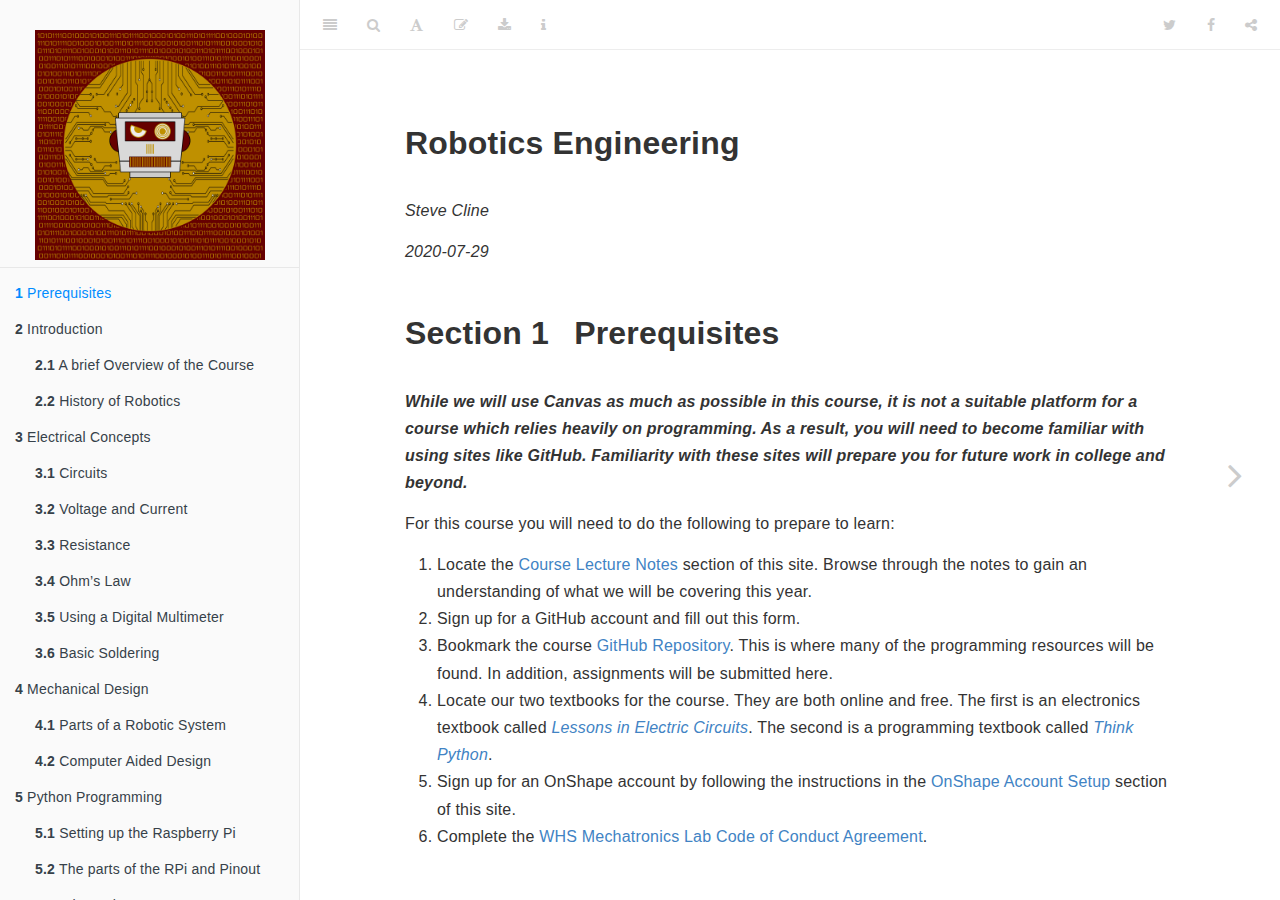
<file: index.html>
<!DOCTYPE html>
<html lang="" xml:lang="">
<head>

  <meta charset="utf-8" />
  <meta http-equiv="X-UA-Compatible" content="IE=edge" />
  <title>Robotics Engineering</title>
  <meta name="description" content="During your particpation in the Robotics Engineering Course here at Windsor High School, you will use this online book as a guide through the content." />
  <meta name="generator" content="bookdown 0.19 and GitBook 2.6.7" />

  <meta property="og:title" content="Robotics Engineering" />
  <meta property="og:type" content="book" />
  
  
  <meta property="og:description" content="During your particpation in the Robotics Engineering Course here at Windsor High School, you will use this online book as a guide through the content." />
  <meta name="github-repo" content="rstudio/bookdown-demo" />

  <meta name="twitter:card" content="summary" />
  <meta name="twitter:title" content="Robotics Engineering" />
  
  <meta name="twitter:description" content="During your particpation in the Robotics Engineering Course here at Windsor High School, you will use this online book as a guide through the content." />
  

<meta name="author" content="Steve Cline" />


<meta name="date" content="2020-07-29" />

  <meta name="viewport" content="width=device-width, initial-scale=1" />
  <meta name="apple-mobile-web-app-capable" content="yes" />
  <meta name="apple-mobile-web-app-status-bar-style" content="black" />
  
  

<link rel="next" href="intro.html"/>
<script src="libs/jquery-2.2.3/jquery.min.js"></script>
<link href="libs/gitbook-2.6.7/css/style.css" rel="stylesheet" />
<link href="libs/gitbook-2.6.7/css/plugin-table.css" rel="stylesheet" />
<link href="libs/gitbook-2.6.7/css/plugin-bookdown.css" rel="stylesheet" />
<link href="libs/gitbook-2.6.7/css/plugin-highlight.css" rel="stylesheet" />
<link href="libs/gitbook-2.6.7/css/plugin-search.css" rel="stylesheet" />
<link href="libs/gitbook-2.6.7/css/plugin-fontsettings.css" rel="stylesheet" />
<link href="libs/gitbook-2.6.7/css/plugin-clipboard.css" rel="stylesheet" />












<link rel="stylesheet" href="style.css" type="text/css" />
</head>

<body>



  <div class="book without-animation with-summary font-size-2 font-family-1" data-basepath=".">

    <div class="book-summary">
      <nav role="navigation">

<ul class="summary">
<div>  </div>
<img src="WHSROBO.png" style="width:230px;height:260px;" class="center">

<li class="divider"></li>
<li class="chapter" data-level="1" data-path="index.html"><a href="index.html"><i class="fa fa-check"></i><b>1</b> Prerequisites</a></li>
<li class="chapter" data-level="2" data-path="intro.html"><a href="intro.html"><i class="fa fa-check"></i><b>2</b> Introduction</a><ul>
<li class="chapter" data-level="2.1" data-path="intro.html"><a href="intro.html#a-brief-overview-of-the-course"><i class="fa fa-check"></i><b>2.1</b> A brief Overview of the Course</a></li>
<li class="chapter" data-level="2.2" data-path="intro.html"><a href="intro.html#history-of-robotics"><i class="fa fa-check"></i><b>2.2</b> History of Robotics</a></li>
</ul></li>
<li class="chapter" data-level="3" data-path="electrical-concepts.html"><a href="electrical-concepts.html"><i class="fa fa-check"></i><b>3</b> Electrical Concepts</a><ul>
<li class="chapter" data-level="3.1" data-path="electrical-concepts.html"><a href="electrical-concepts.html#circuits"><i class="fa fa-check"></i><b>3.1</b> Circuits</a></li>
<li class="chapter" data-level="3.2" data-path="electrical-concepts.html"><a href="electrical-concepts.html#voltage-and-current"><i class="fa fa-check"></i><b>3.2</b> Voltage and Current</a></li>
<li class="chapter" data-level="3.3" data-path="electrical-concepts.html"><a href="electrical-concepts.html#resistance"><i class="fa fa-check"></i><b>3.3</b> Resistance</a></li>
<li class="chapter" data-level="3.4" data-path="electrical-concepts.html"><a href="electrical-concepts.html#ohms-law"><i class="fa fa-check"></i><b>3.4</b> Ohm’s Law</a></li>
<li class="chapter" data-level="3.5" data-path="electrical-concepts.html"><a href="electrical-concepts.html#using-a-digital-multimeter"><i class="fa fa-check"></i><b>3.5</b> Using a Digital Multimeter</a></li>
<li class="chapter" data-level="3.6" data-path="electrical-concepts.html"><a href="electrical-concepts.html#basic-soldering"><i class="fa fa-check"></i><b>3.6</b> Basic Soldering</a></li>
</ul></li>
<li class="chapter" data-level="4" data-path="mechanical-design.html"><a href="mechanical-design.html"><i class="fa fa-check"></i><b>4</b> Mechanical Design</a><ul>
<li class="chapter" data-level="4.1" data-path="mechanical-design.html"><a href="mechanical-design.html#parts-of-a-robotic-system"><i class="fa fa-check"></i><b>4.1</b> Parts of a Robotic System</a><ul>
<li class="chapter" data-level="4.1.1" data-path="mechanical-design.html"><a href="mechanical-design.html#power-supply"><i class="fa fa-check"></i><b>4.1.1</b> Power Supply</a></li>
<li class="chapter" data-level="4.1.2" data-path="mechanical-design.html"><a href="mechanical-design.html#actuators"><i class="fa fa-check"></i><b>4.1.2</b> Actuators</a></li>
<li class="chapter" data-level="4.1.3" data-path="mechanical-design.html"><a href="mechanical-design.html#sensors"><i class="fa fa-check"></i><b>4.1.3</b> Sensors</a></li>
<li class="chapter" data-level="4.1.4" data-path="mechanical-design.html"><a href="mechanical-design.html#microprocessors"><i class="fa fa-check"></i><b>4.1.4</b> Microprocessors</a></li>
<li class="chapter" data-level="4.1.5" data-path="mechanical-design.html"><a href="mechanical-design.html#structural-parts"><i class="fa fa-check"></i><b>4.1.5</b> Structural Parts</a></li>
</ul></li>
<li class="chapter" data-level="4.2" data-path="mechanical-design.html"><a href="mechanical-design.html#computer-aided-design"><i class="fa fa-check"></i><b>4.2</b> Computer Aided Design</a></li>
</ul></li>
<li class="chapter" data-level="5" data-path="python-programming.html"><a href="python-programming.html"><i class="fa fa-check"></i><b>5</b> Python Programming</a><ul>
<li class="chapter" data-level="5.1" data-path="python-programming.html"><a href="python-programming.html#setting-up-the-raspberry-pi"><i class="fa fa-check"></i><b>5.1</b> Setting up the Raspberry Pi</a><ul>
<li class="chapter" data-level="5.1.1" data-path="python-programming.html"><a href="python-programming.html#putting-the-pi-together"><i class="fa fa-check"></i><b>5.1.1</b> Putting the Pi Together</a></li>
<li class="chapter" data-level="5.1.2" data-path="python-programming.html"><a href="python-programming.html#controlling-the-pi-with-ssh"><i class="fa fa-check"></i><b>5.1.2</b> Controlling the Pi with SSH</a></li>
</ul></li>
<li class="chapter" data-level="5.2" data-path="python-programming.html"><a href="python-programming.html#the-parts-of-the-rpi-and-pinout"><i class="fa fa-check"></i><b>5.2</b> The parts of the RPi and Pinout</a></li>
<li class="chapter" data-level="5.3" data-path="python-programming.html"><a href="python-programming.html#why-python"><i class="fa fa-check"></i><b>5.3</b> Why Python?</a></li>
<li class="chapter" data-level="5.4" data-path="python-programming.html"><a href="python-programming.html#hello-worldand-a-little-more"><i class="fa fa-check"></i><b>5.4</b> Hello, World…and a Little More</a></li>
<li class="chapter" data-level="5.5" data-path="python-programming.html"><a href="python-programming.html#functions"><i class="fa fa-check"></i><b>5.5</b> Functions</a></li>
<li class="chapter" data-level="5.6" data-path="python-programming.html"><a href="python-programming.html#conditionals"><i class="fa fa-check"></i><b>5.6</b> Conditionals</a></li>
<li class="chapter" data-level="5.7" data-path="python-programming.html"><a href="python-programming.html#iteration"><i class="fa fa-check"></i><b>5.7</b> Iteration</a><ul>
<li class="chapter" data-level="5.7.1" data-path="python-programming.html"><a href="python-programming.html#for-loops"><i class="fa fa-check"></i><b>5.7.1</b> <code>for</code> Loops</a></li>
<li class="chapter" data-level="5.7.2" data-path="python-programming.html"><a href="python-programming.html#while-loops"><i class="fa fa-check"></i><b>5.7.2</b> <code>while</code> Loops</a></li>
</ul></li>
</ul></li>
<li class="chapter" data-level="6" data-path="robotic-types.html"><a href="robotic-types.html"><i class="fa fa-check"></i><b>6</b> Robotic Types</a></li>
<li class="chapter" data-level="7" data-path="capstone-project.html"><a href="capstone-project.html"><i class="fa fa-check"></i><b>7</b> Capstone Project</a></li>
<li class="chapter" data-level="8" data-path="going-further-with-robotics.html"><a href="going-further-with-robotics.html"><i class="fa fa-check"></i><b>8</b> Going Further with Robotics</a><ul>
<li class="chapter" data-level="8.1" data-path="going-further-with-robotics.html"><a href="going-further-with-robotics.html#robotics-in-higher-education"><i class="fa fa-check"></i><b>8.1</b> Robotics in Higher Education</a></li>
<li class="chapter" data-level="8.2" data-path="going-further-with-robotics.html"><a href="going-further-with-robotics.html#supplemental-videos"><i class="fa fa-check"></i><b>8.2</b> Supplemental Videos</a></li>
</ul></li>
<li class="chapter" data-level="9" data-path="course-materials-and-instructions.html"><a href="course-materials-and-instructions.html"><i class="fa fa-check"></i><b>9</b> Course Materials and Instructions</a><ul>
<li class="chapter" data-level="9.1" data-path="course-materials-and-instructions.html"><a href="course-materials-and-instructions.html#course-lecture-notes"><i class="fa fa-check"></i><b>9.1</b> Course Lecture Notes</a><ul>
<li class="chapter" data-level="9.1.1" data-path="course-materials-and-instructions.html"><a href="course-materials-and-instructions.html#introduction"><i class="fa fa-check"></i><b>9.1.1</b> Introduction</a></li>
<li class="chapter" data-level="9.1.2" data-path="course-materials-and-instructions.html"><a href="course-materials-and-instructions.html#electronics"><i class="fa fa-check"></i><b>9.1.2</b> Electronics</a></li>
<li class="chapter" data-level="9.1.3" data-path="course-materials-and-instructions.html"><a href="course-materials-and-instructions.html#programming"><i class="fa fa-check"></i><b>9.1.3</b> Programming</a></li>
<li class="chapter" data-level="9.1.4" data-path="course-materials-and-instructions.html"><a href="course-materials-and-instructions.html#robotics-concepts"><i class="fa fa-check"></i><b>9.1.4</b> Robotics Concepts</a></li>
</ul></li>
<li class="chapter" data-level="9.2" data-path="course-materials-and-instructions.html"><a href="course-materials-and-instructions.html#using-github"><i class="fa fa-check"></i><b>9.2</b> Using GitHub</a></li>
<li class="chapter" data-level="9.3" data-path="course-materials-and-instructions.html"><a href="course-materials-and-instructions.html#think-python-textbook"><i class="fa fa-check"></i><b>9.3</b> Think Python Textbook</a></li>
<li class="chapter" data-level="9.4" data-path="course-materials-and-instructions.html"><a href="course-materials-and-instructions.html#all-about-circuits-textbook"><i class="fa fa-check"></i><b>9.4</b> All About Circuits Textbook</a></li>
<li class="chapter" data-level="9.5" data-path="course-materials-and-instructions.html"><a href="course-materials-and-instructions.html#onshape-account-setup"><i class="fa fa-check"></i><b>9.5</b> OnShape Account Setup</a></li>
<li class="chapter" data-level="9.6" data-path="course-materials-and-instructions.html"><a href="course-materials-and-instructions.html#controlling-the-raspberry-pi-remotely"><i class="fa fa-check"></i><b>9.6</b> Controlling the Raspberry Pi Remotely</a><ul>
<li class="chapter" data-level="9.6.1" data-path="course-materials-and-instructions.html"><a href="course-materials-and-instructions.html#setting-up-ssh-for-windows"><i class="fa fa-check"></i><b>9.6.1</b> Setting up SSH for Windows</a></li>
<li class="chapter" data-level="9.6.2" data-path="course-materials-and-instructions.html"><a href="course-materials-and-instructions.html#setting-up-ssh-for-mac-or-linux"><i class="fa fa-check"></i><b>9.6.2</b> Setting up SSH for Mac or Linux</a></li>
</ul></li>
</ul></li>
<li class="divider"></li>
<li><a href="https://github.com/rstudio/bookdown" target="blank">Published with bookdown</a></li>

</ul>

      </nav>
    </div>

    <div class="book-body">
      <div class="body-inner">
        <div class="book-header" role="navigation">
          <h1>
            <i class="fa fa-circle-o-notch fa-spin"></i><a href="./">Robotics Engineering</a>
          </h1>
        </div>

        <div class="page-wrapper" tabindex="-1" role="main">
          <div class="page-inner">

            <section class="normal" id="section-">
<div id="header">
<h1 class="title">Robotics Engineering</h1>
<p class="author"><em>Steve Cline</em></p>
<p class="date"><em>2020-07-29</em></p>
</div>
<div id="prerequisites" class="section level1">
<h1><span class="header-section-number">Section 1</span> Prerequisites</h1>
<p>
<b><i>While we will use Canvas as much as possible in this course, it is not a suitable platform for a course which relies heavily on programming. As a result, you will need to become familiar with using sites like GitHub. Familiarity with these sites will prepare you for future work in college and beyond.</b></i>
</p>
<p>For this course you will need to do the following to prepare to learn:</p>
<ol>
<li>
Locate the <a href="course-materials-and-instructions.html#course-lecture-notes">Course Lecture Notes</a> section of this site. Browse through the notes to gain an understanding of what we will be covering this year.
</li>
<li>
Sign up for a GitHub account and fill out this form.
</li>
<li>
Bookmark the course <a href="https://github.com/stcline/Robotics_Engineering_Course" target="_blank">GitHub Repository</a>. This is where many of the programming resources will be found. In addition, assignments will be submitted here.
</li>
<li>
Locate our two textbooks for the course. They are both online and free. The first is an electronics textbook called <a href="https://www.allaboutcircuits.com/textbook/" target ="_blank"><i>Lessons in Electric Circuits</i></a>. The second is a programming textbook called <a href="https://greenteapress.com/wp/think-python-2e/" target="_blank"><i>Think Python</i></a>.
</li>
<!-- <li>Subscribe to the course <a href="https://www.youtube.com/playlist?list=PLdzkJRGG1oi3xGaaHM44BkpW-bYuD9KQS" target="_blank">YouTube Channel</a>.</li>  Directions for how to do this are found in the [Follow the Course YouTube Channel] section of this site.</li> -->
<!-- <li>Log on to the class Jupyter Notebook server</li> -->
<li>
Sign up for an OnShape account by following the instructions in the <a href="course-materials-and-instructions.html#onshape-account-setup">OnShape Account Setup</a> section of this site.
</li>
<li>
Complete the <a href="https://docs.google.com/document/d/1GyzqmEnwxi8B-1l7OLEiFR7GuWuK1Wd5o3fenj8jpm8/edit?usp=sharing" target ="_blank">WHS Mechatronics Lab Code of Conduct Agreement</a>.
</li>

</div>
            </section>

          </div>
        </div>
      </div>

<a href="intro.html" class="navigation navigation-next navigation-unique" aria-label="Next page"><i class="fa fa-angle-right"></i></a>
    </div>
  </div>
<script src="libs/gitbook-2.6.7/js/app.min.js"></script>
<script src="libs/gitbook-2.6.7/js/lunr.js"></script>
<script src="libs/gitbook-2.6.7/js/clipboard.min.js"></script>
<script src="libs/gitbook-2.6.7/js/plugin-search.js"></script>
<script src="libs/gitbook-2.6.7/js/plugin-sharing.js"></script>
<script src="libs/gitbook-2.6.7/js/plugin-fontsettings.js"></script>
<script src="libs/gitbook-2.6.7/js/plugin-bookdown.js"></script>
<script src="libs/gitbook-2.6.7/js/jquery.highlight.js"></script>
<script src="libs/gitbook-2.6.7/js/plugin-clipboard.js"></script>
<script>
gitbook.require(["gitbook"], function(gitbook) {
gitbook.start({
"sharing": {
"github": false,
"facebook": true,
"twitter": true,
"linkedin": false,
"weibo": false,
"instapaper": false,
"vk": false,
"all": ["facebook", "twitter", "linkedin", "weibo", "instapaper"]
},
"fontsettings": {
"theme": "white",
"family": "sans",
"size": 2
},
"edit": {
"link": "https://github.com/rstudio/bookdown-demo/edit/master/index.Rmd",
"text": "Edit"
},
"history": {
"link": null,
"text": null
},
"view": {
"link": null,
"text": null
},
"download": ["Robotics_Engineering.pdf", "Robotics_Engineering.epub"],
"toc": {
"collapse": "subsection"
}
});
});
</script>

<!-- dynamically load mathjax for compatibility with self-contained -->
<script>
  (function () {
    var script = document.createElement("script");
    script.type = "text/javascript";
    var src = "true";
    if (src === "" || src === "true") src = "https://mathjax.rstudio.com/latest/MathJax.js?config=TeX-MML-AM_CHTML";
    if (location.protocol !== "file:")
      if (/^https?:/.test(src))
        src = src.replace(/^https?:/, '');
    script.src = src;
    document.getElementsByTagName("head")[0].appendChild(script);
  })();
</script>
</body>

</html>
</file>
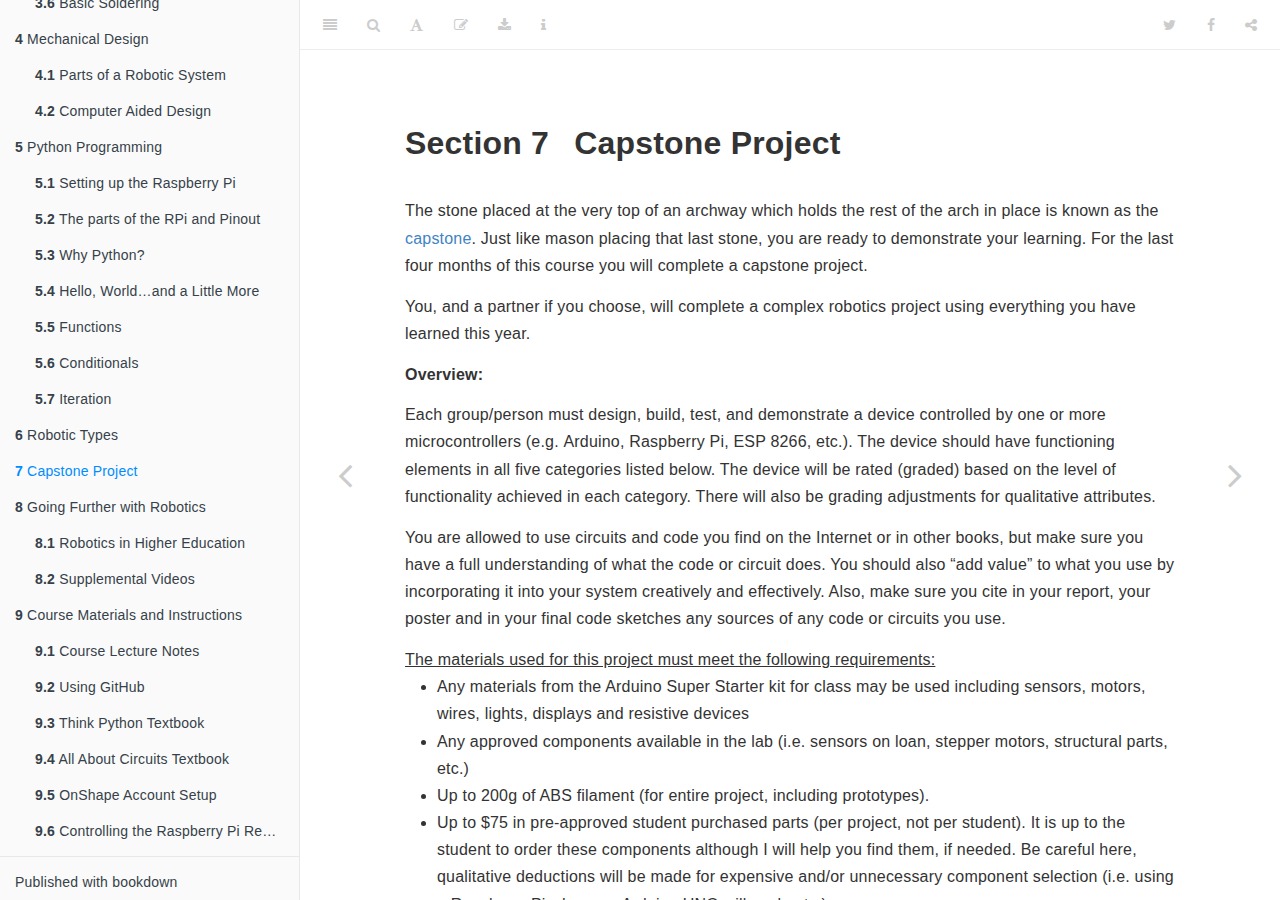
<file: capstone-project.html>
<!DOCTYPE html>
<html lang="" xml:lang="">
<head>

  <meta charset="utf-8" />
  <meta http-equiv="X-UA-Compatible" content="IE=edge" />
  <title>Section 7 Capstone Project | Robotics Engineering</title>
  <meta name="description" content="During your particpation in the Robotics Engineering Course here at Windsor High School, you will use this online book as a guide through the content." />
  <meta name="generator" content="bookdown 0.19 and GitBook 2.6.7" />

  <meta property="og:title" content="Section 7 Capstone Project | Robotics Engineering" />
  <meta property="og:type" content="book" />
  
  
  <meta property="og:description" content="During your particpation in the Robotics Engineering Course here at Windsor High School, you will use this online book as a guide through the content." />
  <meta name="github-repo" content="rstudio/bookdown-demo" />

  <meta name="twitter:card" content="summary" />
  <meta name="twitter:title" content="Section 7 Capstone Project | Robotics Engineering" />
  
  <meta name="twitter:description" content="During your particpation in the Robotics Engineering Course here at Windsor High School, you will use this online book as a guide through the content." />
  

<meta name="author" content="Steve Cline" />


<meta name="date" content="2020-07-29" />

  <meta name="viewport" content="width=device-width, initial-scale=1" />
  <meta name="apple-mobile-web-app-capable" content="yes" />
  <meta name="apple-mobile-web-app-status-bar-style" content="black" />
  
  
<link rel="prev" href="robotic-types.html"/>
<link rel="next" href="going-further-with-robotics.html"/>
<script src="libs/jquery-2.2.3/jquery.min.js"></script>
<link href="libs/gitbook-2.6.7/css/style.css" rel="stylesheet" />
<link href="libs/gitbook-2.6.7/css/plugin-table.css" rel="stylesheet" />
<link href="libs/gitbook-2.6.7/css/plugin-bookdown.css" rel="stylesheet" />
<link href="libs/gitbook-2.6.7/css/plugin-highlight.css" rel="stylesheet" />
<link href="libs/gitbook-2.6.7/css/plugin-search.css" rel="stylesheet" />
<link href="libs/gitbook-2.6.7/css/plugin-fontsettings.css" rel="stylesheet" />
<link href="libs/gitbook-2.6.7/css/plugin-clipboard.css" rel="stylesheet" />












<link rel="stylesheet" href="style.css" type="text/css" />
</head>

<body>



  <div class="book without-animation with-summary font-size-2 font-family-1" data-basepath=".">

    <div class="book-summary">
      <nav role="navigation">

<ul class="summary">
<div>  </div>
<img src="WHSROBO.png" style="width:230px;height:260px;" class="center">

<li class="divider"></li>
<li class="chapter" data-level="1" data-path="index.html"><a href="index.html"><i class="fa fa-check"></i><b>1</b> Prerequisites</a></li>
<li class="chapter" data-level="2" data-path="intro.html"><a href="intro.html"><i class="fa fa-check"></i><b>2</b> Introduction</a><ul>
<li class="chapter" data-level="2.1" data-path="intro.html"><a href="intro.html#a-brief-overview-of-the-course"><i class="fa fa-check"></i><b>2.1</b> A brief Overview of the Course</a></li>
<li class="chapter" data-level="2.2" data-path="intro.html"><a href="intro.html#history-of-robotics"><i class="fa fa-check"></i><b>2.2</b> History of Robotics</a></li>
</ul></li>
<li class="chapter" data-level="3" data-path="electrical-concepts.html"><a href="electrical-concepts.html"><i class="fa fa-check"></i><b>3</b> Electrical Concepts</a><ul>
<li class="chapter" data-level="3.1" data-path="electrical-concepts.html"><a href="electrical-concepts.html#circuits"><i class="fa fa-check"></i><b>3.1</b> Circuits</a></li>
<li class="chapter" data-level="3.2" data-path="electrical-concepts.html"><a href="electrical-concepts.html#voltage-and-current"><i class="fa fa-check"></i><b>3.2</b> Voltage and Current</a></li>
<li class="chapter" data-level="3.3" data-path="electrical-concepts.html"><a href="electrical-concepts.html#resistance"><i class="fa fa-check"></i><b>3.3</b> Resistance</a></li>
<li class="chapter" data-level="3.4" data-path="electrical-concepts.html"><a href="electrical-concepts.html#ohms-law"><i class="fa fa-check"></i><b>3.4</b> Ohm’s Law</a></li>
<li class="chapter" data-level="3.5" data-path="electrical-concepts.html"><a href="electrical-concepts.html#using-a-digital-multimeter"><i class="fa fa-check"></i><b>3.5</b> Using a Digital Multimeter</a></li>
<li class="chapter" data-level="3.6" data-path="electrical-concepts.html"><a href="electrical-concepts.html#basic-soldering"><i class="fa fa-check"></i><b>3.6</b> Basic Soldering</a></li>
</ul></li>
<li class="chapter" data-level="4" data-path="mechanical-design.html"><a href="mechanical-design.html"><i class="fa fa-check"></i><b>4</b> Mechanical Design</a><ul>
<li class="chapter" data-level="4.1" data-path="mechanical-design.html"><a href="mechanical-design.html#parts-of-a-robotic-system"><i class="fa fa-check"></i><b>4.1</b> Parts of a Robotic System</a><ul>
<li class="chapter" data-level="4.1.1" data-path="mechanical-design.html"><a href="mechanical-design.html#power-supply"><i class="fa fa-check"></i><b>4.1.1</b> Power Supply</a></li>
<li class="chapter" data-level="4.1.2" data-path="mechanical-design.html"><a href="mechanical-design.html#actuators"><i class="fa fa-check"></i><b>4.1.2</b> Actuators</a></li>
<li class="chapter" data-level="4.1.3" data-path="mechanical-design.html"><a href="mechanical-design.html#sensors"><i class="fa fa-check"></i><b>4.1.3</b> Sensors</a></li>
<li class="chapter" data-level="4.1.4" data-path="mechanical-design.html"><a href="mechanical-design.html#microprocessors"><i class="fa fa-check"></i><b>4.1.4</b> Microprocessors</a></li>
<li class="chapter" data-level="4.1.5" data-path="mechanical-design.html"><a href="mechanical-design.html#structural-parts"><i class="fa fa-check"></i><b>4.1.5</b> Structural Parts</a></li>
</ul></li>
<li class="chapter" data-level="4.2" data-path="mechanical-design.html"><a href="mechanical-design.html#computer-aided-design"><i class="fa fa-check"></i><b>4.2</b> Computer Aided Design</a></li>
</ul></li>
<li class="chapter" data-level="5" data-path="python-programming.html"><a href="python-programming.html"><i class="fa fa-check"></i><b>5</b> Python Programming</a><ul>
<li class="chapter" data-level="5.1" data-path="python-programming.html"><a href="python-programming.html#setting-up-the-raspberry-pi"><i class="fa fa-check"></i><b>5.1</b> Setting up the Raspberry Pi</a><ul>
<li class="chapter" data-level="5.1.1" data-path="python-programming.html"><a href="python-programming.html#putting-the-pi-together"><i class="fa fa-check"></i><b>5.1.1</b> Putting the Pi Together</a></li>
<li class="chapter" data-level="5.1.2" data-path="python-programming.html"><a href="python-programming.html#controlling-the-pi-with-ssh"><i class="fa fa-check"></i><b>5.1.2</b> Controlling the Pi with SSH</a></li>
</ul></li>
<li class="chapter" data-level="5.2" data-path="python-programming.html"><a href="python-programming.html#the-parts-of-the-rpi-and-pinout"><i class="fa fa-check"></i><b>5.2</b> The parts of the RPi and Pinout</a></li>
<li class="chapter" data-level="5.3" data-path="python-programming.html"><a href="python-programming.html#why-python"><i class="fa fa-check"></i><b>5.3</b> Why Python?</a></li>
<li class="chapter" data-level="5.4" data-path="python-programming.html"><a href="python-programming.html#hello-worldand-a-little-more"><i class="fa fa-check"></i><b>5.4</b> Hello, World…and a Little More</a></li>
<li class="chapter" data-level="5.5" data-path="python-programming.html"><a href="python-programming.html#functions"><i class="fa fa-check"></i><b>5.5</b> Functions</a></li>
<li class="chapter" data-level="5.6" data-path="python-programming.html"><a href="python-programming.html#conditionals"><i class="fa fa-check"></i><b>5.6</b> Conditionals</a></li>
<li class="chapter" data-level="5.7" data-path="python-programming.html"><a href="python-programming.html#iteration"><i class="fa fa-check"></i><b>5.7</b> Iteration</a><ul>
<li class="chapter" data-level="5.7.1" data-path="python-programming.html"><a href="python-programming.html#for-loops"><i class="fa fa-check"></i><b>5.7.1</b> <code>for</code> Loops</a></li>
<li class="chapter" data-level="5.7.2" data-path="python-programming.html"><a href="python-programming.html#while-loops"><i class="fa fa-check"></i><b>5.7.2</b> <code>while</code> Loops</a></li>
</ul></li>
</ul></li>
<li class="chapter" data-level="6" data-path="robotic-types.html"><a href="robotic-types.html"><i class="fa fa-check"></i><b>6</b> Robotic Types</a></li>
<li class="chapter" data-level="7" data-path="capstone-project.html"><a href="capstone-project.html"><i class="fa fa-check"></i><b>7</b> Capstone Project</a></li>
<li class="chapter" data-level="8" data-path="going-further-with-robotics.html"><a href="going-further-with-robotics.html"><i class="fa fa-check"></i><b>8</b> Going Further with Robotics</a><ul>
<li class="chapter" data-level="8.1" data-path="going-further-with-robotics.html"><a href="going-further-with-robotics.html#robotics-in-higher-education"><i class="fa fa-check"></i><b>8.1</b> Robotics in Higher Education</a></li>
<li class="chapter" data-level="8.2" data-path="going-further-with-robotics.html"><a href="going-further-with-robotics.html#supplemental-videos"><i class="fa fa-check"></i><b>8.2</b> Supplemental Videos</a></li>
</ul></li>
<li class="chapter" data-level="9" data-path="course-materials-and-instructions.html"><a href="course-materials-and-instructions.html"><i class="fa fa-check"></i><b>9</b> Course Materials and Instructions</a><ul>
<li class="chapter" data-level="9.1" data-path="course-materials-and-instructions.html"><a href="course-materials-and-instructions.html#course-lecture-notes"><i class="fa fa-check"></i><b>9.1</b> Course Lecture Notes</a><ul>
<li class="chapter" data-level="9.1.1" data-path="course-materials-and-instructions.html"><a href="course-materials-and-instructions.html#introduction"><i class="fa fa-check"></i><b>9.1.1</b> Introduction</a></li>
<li class="chapter" data-level="9.1.2" data-path="course-materials-and-instructions.html"><a href="course-materials-and-instructions.html#electronics"><i class="fa fa-check"></i><b>9.1.2</b> Electronics</a></li>
<li class="chapter" data-level="9.1.3" data-path="course-materials-and-instructions.html"><a href="course-materials-and-instructions.html#programming"><i class="fa fa-check"></i><b>9.1.3</b> Programming</a></li>
<li class="chapter" data-level="9.1.4" data-path="course-materials-and-instructions.html"><a href="course-materials-and-instructions.html#robotics-concepts"><i class="fa fa-check"></i><b>9.1.4</b> Robotics Concepts</a></li>
</ul></li>
<li class="chapter" data-level="9.2" data-path="course-materials-and-instructions.html"><a href="course-materials-and-instructions.html#using-github"><i class="fa fa-check"></i><b>9.2</b> Using GitHub</a></li>
<li class="chapter" data-level="9.3" data-path="course-materials-and-instructions.html"><a href="course-materials-and-instructions.html#think-python-textbook"><i class="fa fa-check"></i><b>9.3</b> Think Python Textbook</a></li>
<li class="chapter" data-level="9.4" data-path="course-materials-and-instructions.html"><a href="course-materials-and-instructions.html#all-about-circuits-textbook"><i class="fa fa-check"></i><b>9.4</b> All About Circuits Textbook</a></li>
<li class="chapter" data-level="9.5" data-path="course-materials-and-instructions.html"><a href="course-materials-and-instructions.html#onshape-account-setup"><i class="fa fa-check"></i><b>9.5</b> OnShape Account Setup</a></li>
<li class="chapter" data-level="9.6" data-path="course-materials-and-instructions.html"><a href="course-materials-and-instructions.html#controlling-the-raspberry-pi-remotely"><i class="fa fa-check"></i><b>9.6</b> Controlling the Raspberry Pi Remotely</a><ul>
<li class="chapter" data-level="9.6.1" data-path="course-materials-and-instructions.html"><a href="course-materials-and-instructions.html#setting-up-ssh-for-windows"><i class="fa fa-check"></i><b>9.6.1</b> Setting up SSH for Windows</a></li>
<li class="chapter" data-level="9.6.2" data-path="course-materials-and-instructions.html"><a href="course-materials-and-instructions.html#setting-up-ssh-for-mac-or-linux"><i class="fa fa-check"></i><b>9.6.2</b> Setting up SSH for Mac or Linux</a></li>
</ul></li>
</ul></li>
<li class="divider"></li>
<li><a href="https://github.com/rstudio/bookdown" target="blank">Published with bookdown</a></li>

</ul>

      </nav>
    </div>

    <div class="book-body">
      <div class="body-inner">
        <div class="book-header" role="navigation">
          <h1>
            <i class="fa fa-circle-o-notch fa-spin"></i><a href="./">Robotics Engineering</a>
          </h1>
        </div>

        <div class="page-wrapper" tabindex="-1" role="main">
          <div class="page-inner">

            <section class="normal" id="section-">
<div id="capstone-project" class="section level1">
<h1><span class="header-section-number">Section 7</span> Capstone Project</h1>
<p>The stone placed at the very top of an archway which holds the rest of the arch in place is known as the <a href="https://commons.wikimedia.org/wiki/File:Arch_voussoirs.svg" target ="_blank">capstone</a>. Just like mason placing that last stone, you are ready to demonstrate your learning. For the last four months of this course you will complete a capstone project.</p>
<p>You, and a partner if you choose, will complete a complex robotics project using everything you have learned this year.</p>
<p><b>Overview:</b></p>
<p>Each group/person must design, build, test, and demonstrate a device controlled by one or more microcontrollers (e.g. Arduino, Raspberry Pi, ESP 8266, etc.). The device should have functioning elements in all five categories listed below. The device will be rated (graded) based on the level of functionality achieved in each category. There will also be grading adjustments for qualitative attributes.</p>
<p>You are allowed to use circuits and code you find on the Internet or in other books, but make sure you have a full understanding of what the code or circuit does. You should also “add value” to what you use by incorporating it into your system creatively and effectively. Also, make sure you cite in your report, your poster and in your final code sketches any sources of any code or circuits you use.</p>
<u>The materials used for this project must meet the following requirements:</u>
<ul>
<li>
Any materials from the Arduino Super Starter kit for class may be used including sensors, motors, wires, lights, displays and resistive devices
</li>
<li>
Any approved components available in the lab (i.e. sensors on loan, stepper motors, structural parts, etc.)
</li>
<li>
Up to 200g of ABS filament (for entire project, including prototypes).
</li>
<li>
Up to $75 in pre-approved student purchased parts (per project, not per student). It is up to the student to order these components although I will help you find them, if needed. Be careful here, qualitative deductions will be made for expensive and/or unnecessary component selection (i.e. using a Raspberry Pi where an Arduino UNO will work, etc.)
</li>
</ul>
<p>NOTE - the choice of your project concept could have a large impact on the grade you receive; so please evaluate your alternative concepts carefully, based on the grading criteria below.</p>
<p>Each of you will receive a <a href="https://docs.google.com/document/d/1Ap9XnDHmlUpDhtRLOVqSsqf3xh5cZPlc8qJfAl380MQ/edit?usp=sharing" target ="_blank">detailed set of instructions</a> for this project.</p>

</div>
            </section>

          </div>
        </div>
      </div>
<a href="robotic-types.html" class="navigation navigation-prev " aria-label="Previous page"><i class="fa fa-angle-left"></i></a>
<a href="going-further-with-robotics.html" class="navigation navigation-next " aria-label="Next page"><i class="fa fa-angle-right"></i></a>
    </div>
  </div>
<script src="libs/gitbook-2.6.7/js/app.min.js"></script>
<script src="libs/gitbook-2.6.7/js/lunr.js"></script>
<script src="libs/gitbook-2.6.7/js/clipboard.min.js"></script>
<script src="libs/gitbook-2.6.7/js/plugin-search.js"></script>
<script src="libs/gitbook-2.6.7/js/plugin-sharing.js"></script>
<script src="libs/gitbook-2.6.7/js/plugin-fontsettings.js"></script>
<script src="libs/gitbook-2.6.7/js/plugin-bookdown.js"></script>
<script src="libs/gitbook-2.6.7/js/jquery.highlight.js"></script>
<script src="libs/gitbook-2.6.7/js/plugin-clipboard.js"></script>
<script>
gitbook.require(["gitbook"], function(gitbook) {
gitbook.start({
"sharing": {
"github": false,
"facebook": true,
"twitter": true,
"linkedin": false,
"weibo": false,
"instapaper": false,
"vk": false,
"all": ["facebook", "twitter", "linkedin", "weibo", "instapaper"]
},
"fontsettings": {
"theme": "white",
"family": "sans",
"size": 2
},
"edit": {
"link": "https://github.com/rstudio/bookdown-demo/edit/master/06-capstone.Rmd",
"text": "Edit"
},
"history": {
"link": null,
"text": null
},
"view": {
"link": null,
"text": null
},
"download": ["Robotics_Engineering.pdf", "Robotics_Engineering.epub"],
"toc": {
"collapse": "subsection"
}
});
});
</script>

<!-- dynamically load mathjax for compatibility with self-contained -->
<script>
  (function () {
    var script = document.createElement("script");
    script.type = "text/javascript";
    var src = "true";
    if (src === "" || src === "true") src = "https://mathjax.rstudio.com/latest/MathJax.js?config=TeX-MML-AM_CHTML";
    if (location.protocol !== "file:")
      if (/^https?:/.test(src))
        src = src.replace(/^https?:/, '');
    script.src = src;
    document.getElementsByTagName("head")[0].appendChild(script);
  })();
</script>
</body>

</html>
</file>
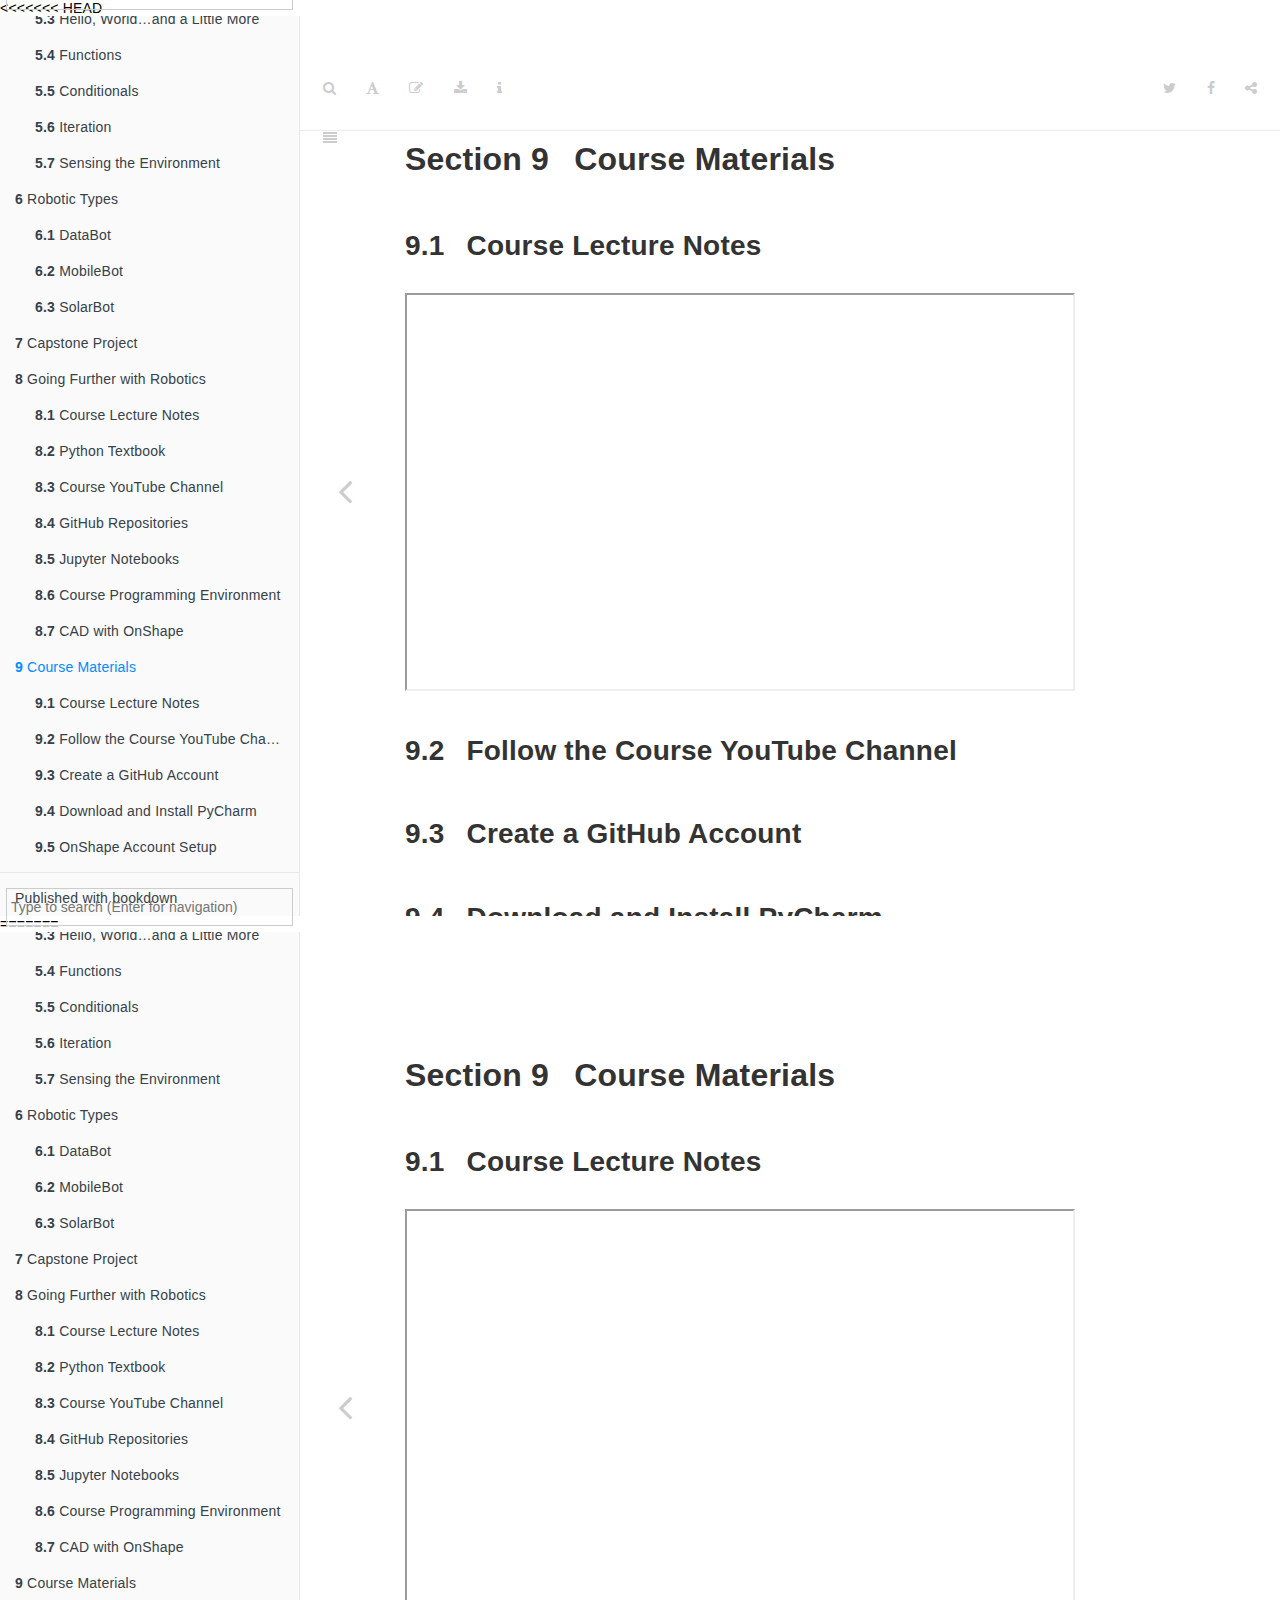
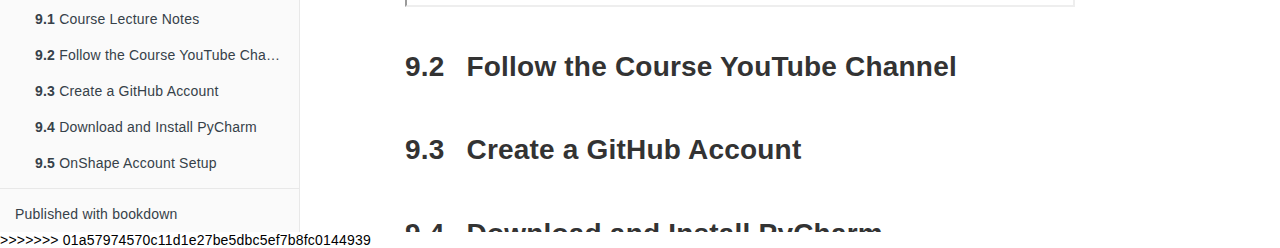
<file: course-materials.html>
<<<<<<< HEAD
<!DOCTYPE html>
<html lang="" xml:lang="">
<head>

  <meta charset="utf-8" />
  <meta http-equiv="X-UA-Compatible" content="IE=edge" />
  <title>Section 9 Course Materials | Robotics Engineering</title>
  <meta name="description" content="During your particpation in the Robotics Engineering Course here at Windsor High School, you will use this online book as a guide through the content." />
  <meta name="generator" content="bookdown 0.19 and GitBook 2.6.7" />

  <meta property="og:title" content="Section 9 Course Materials | Robotics Engineering" />
  <meta property="og:type" content="book" />
  
  
  <meta property="og:description" content="During your particpation in the Robotics Engineering Course here at Windsor High School, you will use this online book as a guide through the content." />
  <meta name="github-repo" content="rstudio/bookdown-demo" />

  <meta name="twitter:card" content="summary" />
  <meta name="twitter:title" content="Section 9 Course Materials | Robotics Engineering" />
  
  <meta name="twitter:description" content="During your particpation in the Robotics Engineering Course here at Windsor High School, you will use this online book as a guide through the content." />
  

<meta name="author" content="Steve Cline" />


<meta name="date" content="2020-05-26" />

  <meta name="viewport" content="width=device-width, initial-scale=1" />
  <meta name="apple-mobile-web-app-capable" content="yes" />
  <meta name="apple-mobile-web-app-status-bar-style" content="black" />
  
  
<link rel="prev" href="going-further-with-robotics.html"/>

<script src="libs/jquery-2.2.3/jquery.min.js"></script>
<link href="libs/gitbook-2.6.7/css/style.css" rel="stylesheet" />
<link href="libs/gitbook-2.6.7/css/plugin-table.css" rel="stylesheet" />
<link href="libs/gitbook-2.6.7/css/plugin-bookdown.css" rel="stylesheet" />
<link href="libs/gitbook-2.6.7/css/plugin-highlight.css" rel="stylesheet" />
<link href="libs/gitbook-2.6.7/css/plugin-search.css" rel="stylesheet" />
<link href="libs/gitbook-2.6.7/css/plugin-fontsettings.css" rel="stylesheet" />
<link href="libs/gitbook-2.6.7/css/plugin-clipboard.css" rel="stylesheet" />












<link rel="stylesheet" href="style.css" type="text/css" />
</head>

<body>



  <div class="book without-animation with-summary font-size-2 font-family-1" data-basepath=".">

    <div class="book-summary">
      <nav role="navigation">

<ul class="summary">
<div>  </div>
<img src="WHSROBO.png" style="width:230px;height:260px;" class="center">

<li class="divider"></li>
<li class="chapter" data-level="1" data-path="index.html"><a href="index.html"><i class="fa fa-check"></i><b>1</b> Prerequisites</a></li>
<li class="chapter" data-level="2" data-path="intro.html"><a href="intro.html"><i class="fa fa-check"></i><b>2</b> Introduction</a></li>
<li class="chapter" data-level="3" data-path="electrical-concepts.html"><a href="electrical-concepts.html"><i class="fa fa-check"></i><b>3</b> Electrical Concepts</a><ul>
<li class="chapter" data-level="3.1" data-path="electrical-concepts.html"><a href="electrical-concepts.html#circuits"><i class="fa fa-check"></i><b>3.1</b> Circuits</a></li>
<li class="chapter" data-level="3.2" data-path="electrical-concepts.html"><a href="electrical-concepts.html#resistance-voltage-and-current"><i class="fa fa-check"></i><b>3.2</b> Resistance, Voltage and Current</a></li>
<li class="chapter" data-level="3.3" data-path="electrical-concepts.html"><a href="electrical-concepts.html#ohms-law"><i class="fa fa-check"></i><b>3.3</b> Ohm’s Law</a></li>
<li class="chapter" data-level="3.4" data-path="electrical-concepts.html"><a href="electrical-concepts.html#using-a-digital-multimeter"><i class="fa fa-check"></i><b>3.4</b> Using a Digital Multimeter</a></li>
<li class="chapter" data-level="3.5" data-path="electrical-concepts.html"><a href="electrical-concepts.html#basic-soldering"><i class="fa fa-check"></i><b>3.5</b> Basic Soldering</a></li>
</ul></li>
<li class="chapter" data-level="4" data-path="mechanical-design.html"><a href="mechanical-design.html"><i class="fa fa-check"></i><b>4</b> Mechanical Design</a><ul>
<li class="chapter" data-level="4.1" data-path="mechanical-design.html"><a href="mechanical-design.html#basic-mechanics"><i class="fa fa-check"></i><b>4.1</b> Basic Mechanics?</a></li>
<li class="chapter" data-level="4.2" data-path="mechanical-design.html"><a href="mechanical-design.html#advanced-mechanics"><i class="fa fa-check"></i><b>4.2</b> Advanced Mechanics?</a></li>
<li class="chapter" data-level="4.3" data-path="mechanical-design.html"><a href="mechanical-design.html#computer-aided-design"><i class="fa fa-check"></i><b>4.3</b> Computer Aided Design</a></li>
</ul></li>
<li class="chapter" data-level="5" data-path="python-programming.html"><a href="python-programming.html"><i class="fa fa-check"></i><b>5</b> Python Programming</a><ul>
<li class="chapter" data-level="5.1" data-path="python-programming.html"><a href="python-programming.html#setting-up-the-raspberry-pi"><i class="fa fa-check"></i><b>5.1</b> Setting up the Raspberry Pi</a></li>
<li class="chapter" data-level="5.2" data-path="python-programming.html"><a href="python-programming.html#why-python"><i class="fa fa-check"></i><b>5.2</b> Why Python?</a></li>
<li class="chapter" data-level="5.3" data-path="python-programming.html"><a href="python-programming.html#hello-worldand-a-little-more"><i class="fa fa-check"></i><b>5.3</b> Hello, World…and a Little More</a></li>
<li class="chapter" data-level="5.4" data-path="python-programming.html"><a href="python-programming.html#functions"><i class="fa fa-check"></i><b>5.4</b> Functions</a></li>
<li class="chapter" data-level="5.5" data-path="python-programming.html"><a href="python-programming.html#conditionals"><i class="fa fa-check"></i><b>5.5</b> Conditionals</a></li>
<li class="chapter" data-level="5.6" data-path="python-programming.html"><a href="python-programming.html#iteration"><i class="fa fa-check"></i><b>5.6</b> Iteration</a></li>
<li class="chapter" data-level="5.7" data-path="python-programming.html"><a href="python-programming.html#sensing-the-environment"><i class="fa fa-check"></i><b>5.7</b> Sensing the Environment</a></li>
</ul></li>
<li class="chapter" data-level="6" data-path="robotic-types.html"><a href="robotic-types.html"><i class="fa fa-check"></i><b>6</b> Robotic Types</a><ul>
<li class="chapter" data-level="6.1" data-path="robotic-types.html"><a href="robotic-types.html#databot"><i class="fa fa-check"></i><b>6.1</b> DataBot</a></li>
<li class="chapter" data-level="6.2" data-path="robotic-types.html"><a href="robotic-types.html#mobilebot"><i class="fa fa-check"></i><b>6.2</b> MobileBot</a></li>
<li class="chapter" data-level="6.3" data-path="robotic-types.html"><a href="robotic-types.html#solarbot"><i class="fa fa-check"></i><b>6.3</b> SolarBot</a></li>
</ul></li>
<li class="chapter" data-level="7" data-path="capstone-project.html"><a href="capstone-project.html"><i class="fa fa-check"></i><b>7</b> Capstone Project</a></li>
<li class="chapter" data-level="8" data-path="going-further-with-robotics.html"><a href="going-further-with-robotics.html"><i class="fa fa-check"></i><b>8</b> Going Further with Robotics</a><ul>
<li class="chapter" data-level="8.1" data-path="going-further-with-robotics.html"><a href="going-further-with-robotics.html#course-lecture-notes"><i class="fa fa-check"></i><b>8.1</b> Course Lecture Notes</a></li>
<li class="chapter" data-level="8.2" data-path="going-further-with-robotics.html"><a href="going-further-with-robotics.html#python-textbook"><i class="fa fa-check"></i><b>8.2</b> Python Textbook</a></li>
<li class="chapter" data-level="8.3" data-path="going-further-with-robotics.html"><a href="going-further-with-robotics.html#course-youtube-channel"><i class="fa fa-check"></i><b>8.3</b> Course YouTube Channel</a></li>
<li class="chapter" data-level="8.4" data-path="going-further-with-robotics.html"><a href="going-further-with-robotics.html#github-repositories"><i class="fa fa-check"></i><b>8.4</b> GitHub Repositories</a></li>
<li class="chapter" data-level="8.5" data-path="going-further-with-robotics.html"><a href="going-further-with-robotics.html#jupyter-notebooks"><i class="fa fa-check"></i><b>8.5</b> Jupyter Notebooks</a></li>
<li class="chapter" data-level="8.6" data-path="going-further-with-robotics.html"><a href="going-further-with-robotics.html#course-programming-environment"><i class="fa fa-check"></i><b>8.6</b> Course Programming Environment</a></li>
<li class="chapter" data-level="8.7" data-path="going-further-with-robotics.html"><a href="going-further-with-robotics.html#cad-with-onshape"><i class="fa fa-check"></i><b>8.7</b> CAD with OnShape</a></li>
</ul></li>
<li class="chapter" data-level="9" data-path="course-materials.html"><a href="course-materials.html"><i class="fa fa-check"></i><b>9</b> Course Materials</a><ul>
<li class="chapter" data-level="9.1" data-path="course-materials.html"><a href="course-materials.html#course-lecture-notes-1"><i class="fa fa-check"></i><b>9.1</b> Course Lecture Notes</a></li>
<li class="chapter" data-level="9.2" data-path="course-materials.html"><a href="course-materials.html#follow-the-course-youtube-channel"><i class="fa fa-check"></i><b>9.2</b> Follow the Course YouTube Channel</a></li>
<li class="chapter" data-level="9.3" data-path="course-materials.html"><a href="course-materials.html#create-a-github-account"><i class="fa fa-check"></i><b>9.3</b> Create a GitHub Account</a></li>
<li class="chapter" data-level="9.4" data-path="course-materials.html"><a href="course-materials.html#download-and-install-pycharm"><i class="fa fa-check"></i><b>9.4</b> Download and Install PyCharm</a></li>
<li class="chapter" data-level="9.5" data-path="course-materials.html"><a href="course-materials.html#onshape-account-setup"><i class="fa fa-check"></i><b>9.5</b> OnShape Account Setup</a></li>
</ul></li>
<li class="divider"></li>
<li><a href="https://github.com/rstudio/bookdown" target="blank">Published with bookdown</a></li>

</ul>

      </nav>
    </div>

    <div class="book-body">
      <div class="body-inner">
        <div class="book-header" role="navigation">
          <h1>
            <i class="fa fa-circle-o-notch fa-spin"></i><a href="./">Robotics Engineering</a>
          </h1>
        </div>

        <div class="page-wrapper" tabindex="-1" role="main">
          <div class="page-inner">

            <section class="normal" id="section-">
<div id="course-materials" class="section level1">
<h1><span class="header-section-number">Section 9</span> Course Materials</h1>
<div id="course-lecture-notes-1" class="section level2">
<h2><span class="header-section-number">9.1</span> Course Lecture Notes</h2>
<iframe src="https://docs.google.com/presentation/d/e/2PACX-1vQzhnnscrH02bQAozIj_FHZNBvhkXvO4Ve8OCXYbl47CArRmwCx6anKxsnaLkvEWUpUF5yvsiDHXwwJ/embed?start=false&amp;loop=false&amp;delayms=3000" frameborder="1" width="670" height="398" allowfullscreen="true" mozallowfullscreen="true" webkitallowfullscreen="true">
</iframe>
</div>
<div id="follow-the-course-youtube-channel" class="section level2">
<h2><span class="header-section-number">9.2</span> Follow the Course YouTube Channel</h2>
</div>
<div id="create-a-github-account" class="section level2">
<h2><span class="header-section-number">9.3</span> Create a GitHub Account</h2>
</div>
<div id="download-and-install-pycharm" class="section level2">
<h2><span class="header-section-number">9.4</span> Download and Install PyCharm</h2>
</div>
<div id="onshape-account-setup" class="section level2">
<h2><span class="header-section-number">9.5</span> OnShape Account Setup</h2>

</div>
</div>
            </section>

          </div>
        </div>
      </div>
<a href="going-further-with-robotics.html" class="navigation navigation-prev navigation-unique" aria-label="Previous page"><i class="fa fa-angle-left"></i></a>

    </div>
  </div>
<script src="libs/gitbook-2.6.7/js/app.min.js"></script>
<script src="libs/gitbook-2.6.7/js/lunr.js"></script>
<script src="libs/gitbook-2.6.7/js/clipboard.min.js"></script>
<script src="libs/gitbook-2.6.7/js/plugin-search.js"></script>
<script src="libs/gitbook-2.6.7/js/plugin-sharing.js"></script>
<script src="libs/gitbook-2.6.7/js/plugin-fontsettings.js"></script>
<script src="libs/gitbook-2.6.7/js/plugin-bookdown.js"></script>
<script src="libs/gitbook-2.6.7/js/jquery.highlight.js"></script>
<script src="libs/gitbook-2.6.7/js/plugin-clipboard.js"></script>
<script>
gitbook.require(["gitbook"], function(gitbook) {
gitbook.start({
"sharing": {
"github": false,
"facebook": true,
"twitter": true,
"linkedin": false,
"weibo": false,
"instapaper": false,
"vk": false,
"all": ["facebook", "twitter", "linkedin", "weibo", "instapaper"]
},
"fontsettings": {
"theme": "white",
"family": "sans",
"size": 2
},
"edit": {
"link": "https://github.com/rstudio/bookdown-demo/edit/master/08-references.Rmd",
"text": "Edit"
},
"history": {
"link": null,
"text": null
},
"view": {
"link": null,
"text": null
},
"download": ["Robotics_Engineering.pdf", "Robotics_Engineering.epub"],
"toc": {
"collapse": "subsection"
}
});
});
</script>

</body>

</html>
=======
<!DOCTYPE html>
<html lang="" xml:lang="">
<head>

  <meta charset="utf-8" />
  <meta http-equiv="X-UA-Compatible" content="IE=edge" />
  <title>Section 9 Course Materials | Robotics Engineering</title>
  <meta name="description" content="During your particpation in the Robotics Engineering Course here at Windsor High School, you will use this online book as a guide through the content." />
  <meta name="generator" content="bookdown 0.19 and GitBook 2.6.7" />

  <meta property="og:title" content="Section 9 Course Materials | Robotics Engineering" />
  <meta property="og:type" content="book" />
  
  
  <meta property="og:description" content="During your particpation in the Robotics Engineering Course here at Windsor High School, you will use this online book as a guide through the content." />
  <meta name="github-repo" content="rstudio/bookdown-demo" />

  <meta name="twitter:card" content="summary" />
  <meta name="twitter:title" content="Section 9 Course Materials | Robotics Engineering" />
  
  <meta name="twitter:description" content="During your particpation in the Robotics Engineering Course here at Windsor High School, you will use this online book as a guide through the content." />
  

<meta name="author" content="Steve Cline" />


<meta name="date" content="2020-05-26" />

  <meta name="viewport" content="width=device-width, initial-scale=1" />
  <meta name="apple-mobile-web-app-capable" content="yes" />
  <meta name="apple-mobile-web-app-status-bar-style" content="black" />
  
  
<link rel="prev" href="going-further-with-robotics.html"/>

<script src="libs/jquery-2.2.3/jquery.min.js"></script>
<link href="libs/gitbook-2.6.7/css/style.css" rel="stylesheet" />
<link href="libs/gitbook-2.6.7/css/plugin-table.css" rel="stylesheet" />
<link href="libs/gitbook-2.6.7/css/plugin-bookdown.css" rel="stylesheet" />
<link href="libs/gitbook-2.6.7/css/plugin-highlight.css" rel="stylesheet" />
<link href="libs/gitbook-2.6.7/css/plugin-search.css" rel="stylesheet" />
<link href="libs/gitbook-2.6.7/css/plugin-fontsettings.css" rel="stylesheet" />
<link href="libs/gitbook-2.6.7/css/plugin-clipboard.css" rel="stylesheet" />












<link rel="stylesheet" href="style.css" type="text/css" />
</head>

<body>



  <div class="book without-animation with-summary font-size-2 font-family-1" data-basepath=".">

    <div class="book-summary">
      <nav role="navigation">

<ul class="summary">
<div>  </div>
<img src="WHSROBO.png" style="width:230px;height:260px;" class="center">

<li class="divider"></li>
<li class="chapter" data-level="1" data-path="index.html"><a href="index.html"><i class="fa fa-check"></i><b>1</b> Prerequisites</a></li>
<li class="chapter" data-level="2" data-path="intro.html"><a href="intro.html"><i class="fa fa-check"></i><b>2</b> Introduction</a></li>
<li class="chapter" data-level="3" data-path="electrical-concepts.html"><a href="electrical-concepts.html"><i class="fa fa-check"></i><b>3</b> Electrical Concepts</a><ul>
<li class="chapter" data-level="3.1" data-path="electrical-concepts.html"><a href="electrical-concepts.html#circuits"><i class="fa fa-check"></i><b>3.1</b> Circuits</a></li>
<li class="chapter" data-level="3.2" data-path="electrical-concepts.html"><a href="electrical-concepts.html#resistance-voltage-and-current"><i class="fa fa-check"></i><b>3.2</b> Resistance, Voltage and Current</a></li>
<li class="chapter" data-level="3.3" data-path="electrical-concepts.html"><a href="electrical-concepts.html#ohms-law"><i class="fa fa-check"></i><b>3.3</b> Ohm’s Law</a></li>
<li class="chapter" data-level="3.4" data-path="electrical-concepts.html"><a href="electrical-concepts.html#using-a-digital-multimeter"><i class="fa fa-check"></i><b>3.4</b> Using a Digital Multimeter</a></li>
<li class="chapter" data-level="3.5" data-path="electrical-concepts.html"><a href="electrical-concepts.html#basic-soldering"><i class="fa fa-check"></i><b>3.5</b> Basic Soldering</a></li>
</ul></li>
<li class="chapter" data-level="4" data-path="mechanical-design.html"><a href="mechanical-design.html"><i class="fa fa-check"></i><b>4</b> Mechanical Design</a><ul>
<li class="chapter" data-level="4.1" data-path="mechanical-design.html"><a href="mechanical-design.html#basic-mechanics"><i class="fa fa-check"></i><b>4.1</b> Basic Mechanics?</a></li>
<li class="chapter" data-level="4.2" data-path="mechanical-design.html"><a href="mechanical-design.html#advanced-mechanics"><i class="fa fa-check"></i><b>4.2</b> Advanced Mechanics?</a></li>
<li class="chapter" data-level="4.3" data-path="mechanical-design.html"><a href="mechanical-design.html#computer-aided-design"><i class="fa fa-check"></i><b>4.3</b> Computer Aided Design</a></li>
</ul></li>
<li class="chapter" data-level="5" data-path="python-programming.html"><a href="python-programming.html"><i class="fa fa-check"></i><b>5</b> Python Programming</a><ul>
<li class="chapter" data-level="5.1" data-path="python-programming.html"><a href="python-programming.html#setting-up-the-raspberry-pi"><i class="fa fa-check"></i><b>5.1</b> Setting up the Raspberry Pi</a></li>
<li class="chapter" data-level="5.2" data-path="python-programming.html"><a href="python-programming.html#why-python"><i class="fa fa-check"></i><b>5.2</b> Why Python?</a></li>
<li class="chapter" data-level="5.3" data-path="python-programming.html"><a href="python-programming.html#hello-worldand-a-little-more"><i class="fa fa-check"></i><b>5.3</b> Hello, World…and a Little More</a></li>
<li class="chapter" data-level="5.4" data-path="python-programming.html"><a href="python-programming.html#functions"><i class="fa fa-check"></i><b>5.4</b> Functions</a></li>
<li class="chapter" data-level="5.5" data-path="python-programming.html"><a href="python-programming.html#conditionals"><i class="fa fa-check"></i><b>5.5</b> Conditionals</a></li>
<li class="chapter" data-level="5.6" data-path="python-programming.html"><a href="python-programming.html#iteration"><i class="fa fa-check"></i><b>5.6</b> Iteration</a></li>
<li class="chapter" data-level="5.7" data-path="python-programming.html"><a href="python-programming.html#sensing-the-environment"><i class="fa fa-check"></i><b>5.7</b> Sensing the Environment</a></li>
</ul></li>
<li class="chapter" data-level="6" data-path="robotic-types.html"><a href="robotic-types.html"><i class="fa fa-check"></i><b>6</b> Robotic Types</a><ul>
<li class="chapter" data-level="6.1" data-path="robotic-types.html"><a href="robotic-types.html#databot"><i class="fa fa-check"></i><b>6.1</b> DataBot</a></li>
<li class="chapter" data-level="6.2" data-path="robotic-types.html"><a href="robotic-types.html#mobilebot"><i class="fa fa-check"></i><b>6.2</b> MobileBot</a></li>
<li class="chapter" data-level="6.3" data-path="robotic-types.html"><a href="robotic-types.html#solarbot"><i class="fa fa-check"></i><b>6.3</b> SolarBot</a></li>
</ul></li>
<li class="chapter" data-level="7" data-path="capstone-project.html"><a href="capstone-project.html"><i class="fa fa-check"></i><b>7</b> Capstone Project</a></li>
<li class="chapter" data-level="8" data-path="going-further-with-robotics.html"><a href="going-further-with-robotics.html"><i class="fa fa-check"></i><b>8</b> Going Further with Robotics</a><ul>
<li class="chapter" data-level="8.1" data-path="going-further-with-robotics.html"><a href="going-further-with-robotics.html#course-lecture-notes"><i class="fa fa-check"></i><b>8.1</b> Course Lecture Notes</a></li>
<li class="chapter" data-level="8.2" data-path="going-further-with-robotics.html"><a href="going-further-with-robotics.html#python-textbook"><i class="fa fa-check"></i><b>8.2</b> Python Textbook</a></li>
<li class="chapter" data-level="8.3" data-path="going-further-with-robotics.html"><a href="going-further-with-robotics.html#course-youtube-channel"><i class="fa fa-check"></i><b>8.3</b> Course YouTube Channel</a></li>
<li class="chapter" data-level="8.4" data-path="going-further-with-robotics.html"><a href="going-further-with-robotics.html#github-repositories"><i class="fa fa-check"></i><b>8.4</b> GitHub Repositories</a></li>
<li class="chapter" data-level="8.5" data-path="going-further-with-robotics.html"><a href="going-further-with-robotics.html#jupyter-notebooks"><i class="fa fa-check"></i><b>8.5</b> Jupyter Notebooks</a></li>
<li class="chapter" data-level="8.6" data-path="going-further-with-robotics.html"><a href="going-further-with-robotics.html#course-programming-environment"><i class="fa fa-check"></i><b>8.6</b> Course Programming Environment</a></li>
<li class="chapter" data-level="8.7" data-path="going-further-with-robotics.html"><a href="going-further-with-robotics.html#cad-with-onshape"><i class="fa fa-check"></i><b>8.7</b> CAD with OnShape</a></li>
</ul></li>
<li class="chapter" data-level="9" data-path="course-materials.html"><a href="course-materials.html"><i class="fa fa-check"></i><b>9</b> Course Materials</a><ul>
<li class="chapter" data-level="9.1" data-path="course-materials.html"><a href="course-materials.html#course-lecture-notes-1"><i class="fa fa-check"></i><b>9.1</b> Course Lecture Notes</a></li>
<li class="chapter" data-level="9.2" data-path="course-materials.html"><a href="course-materials.html#follow-the-course-youtube-channel"><i class="fa fa-check"></i><b>9.2</b> Follow the Course YouTube Channel</a></li>
<li class="chapter" data-level="9.3" data-path="course-materials.html"><a href="course-materials.html#create-a-github-account"><i class="fa fa-check"></i><b>9.3</b> Create a GitHub Account</a></li>
<li class="chapter" data-level="9.4" data-path="course-materials.html"><a href="course-materials.html#download-and-install-pycharm"><i class="fa fa-check"></i><b>9.4</b> Download and Install PyCharm</a></li>
<li class="chapter" data-level="9.5" data-path="course-materials.html"><a href="course-materials.html#onshape-account-setup"><i class="fa fa-check"></i><b>9.5</b> OnShape Account Setup</a></li>
</ul></li>
<li class="divider"></li>
<li><a href="https://github.com/rstudio/bookdown" target="blank">Published with bookdown</a></li>

</ul>

      </nav>
    </div>

    <div class="book-body">
      <div class="body-inner">
        <div class="book-header" role="navigation">
          <h1>
            <i class="fa fa-circle-o-notch fa-spin"></i><a href="./">Robotics Engineering</a>
          </h1>
        </div>

        <div class="page-wrapper" tabindex="-1" role="main">
          <div class="page-inner">

            <section class="normal" id="section-">
<div id="course-materials" class="section level1">
<h1><span class="header-section-number">Section 9</span> Course Materials</h1>
<div id="course-lecture-notes-1" class="section level2">
<h2><span class="header-section-number">9.1</span> Course Lecture Notes</h2>
<iframe src="https://docs.google.com/presentation/d/e/2PACX-1vQzhnnscrH02bQAozIj_FHZNBvhkXvO4Ve8OCXYbl47CArRmwCx6anKxsnaLkvEWUpUF5yvsiDHXwwJ/embed?start=false&amp;loop=false&amp;delayms=3000" frameborder="1" width="670" height="398" allowfullscreen="true" mozallowfullscreen="true" webkitallowfullscreen="true">
</iframe>
</div>
<div id="follow-the-course-youtube-channel" class="section level2">
<h2><span class="header-section-number">9.2</span> Follow the Course YouTube Channel</h2>
</div>
<div id="create-a-github-account" class="section level2">
<h2><span class="header-section-number">9.3</span> Create a GitHub Account</h2>
</div>
<div id="download-and-install-pycharm" class="section level2">
<h2><span class="header-section-number">9.4</span> Download and Install PyCharm</h2>
</div>
<div id="onshape-account-setup" class="section level2">
<h2><span class="header-section-number">9.5</span> OnShape Account Setup</h2>

</div>
</div>
            </section>

          </div>
        </div>
      </div>
<a href="going-further-with-robotics.html" class="navigation navigation-prev navigation-unique" aria-label="Previous page"><i class="fa fa-angle-left"></i></a>

    </div>
  </div>
<script src="libs/gitbook-2.6.7/js/app.min.js"></script>
<script src="libs/gitbook-2.6.7/js/lunr.js"></script>
<script src="libs/gitbook-2.6.7/js/clipboard.min.js"></script>
<script src="libs/gitbook-2.6.7/js/plugin-search.js"></script>
<script src="libs/gitbook-2.6.7/js/plugin-sharing.js"></script>
<script src="libs/gitbook-2.6.7/js/plugin-fontsettings.js"></script>
<script src="libs/gitbook-2.6.7/js/plugin-bookdown.js"></script>
<script src="libs/gitbook-2.6.7/js/jquery.highlight.js"></script>
<script src="libs/gitbook-2.6.7/js/plugin-clipboard.js"></script>
<script>
gitbook.require(["gitbook"], function(gitbook) {
gitbook.start({
"sharing": {
"github": false,
"facebook": true,
"twitter": true,
"linkedin": false,
"weibo": false,
"instapaper": false,
"vk": false,
"all": ["facebook", "twitter", "linkedin", "weibo", "instapaper"]
},
"fontsettings": {
"theme": "white",
"family": "sans",
"size": 2
},
"edit": {
"link": "https://github.com/rstudio/bookdown-demo/edit/master/08-references.Rmd",
"text": "Edit"
},
"history": {
"link": null,
"text": null
},
"view": {
"link": null,
"text": null
},
"download": ["Robotics_Engineering.pdf", "Robotics_Engineering.epub"],
"toc": {
"collapse": "subsection"
}
});
});
</script>

</body>

</html>
>>>>>>> 01a57974570c11d1e27be5dbc5ef7b8fc0144939
</file>
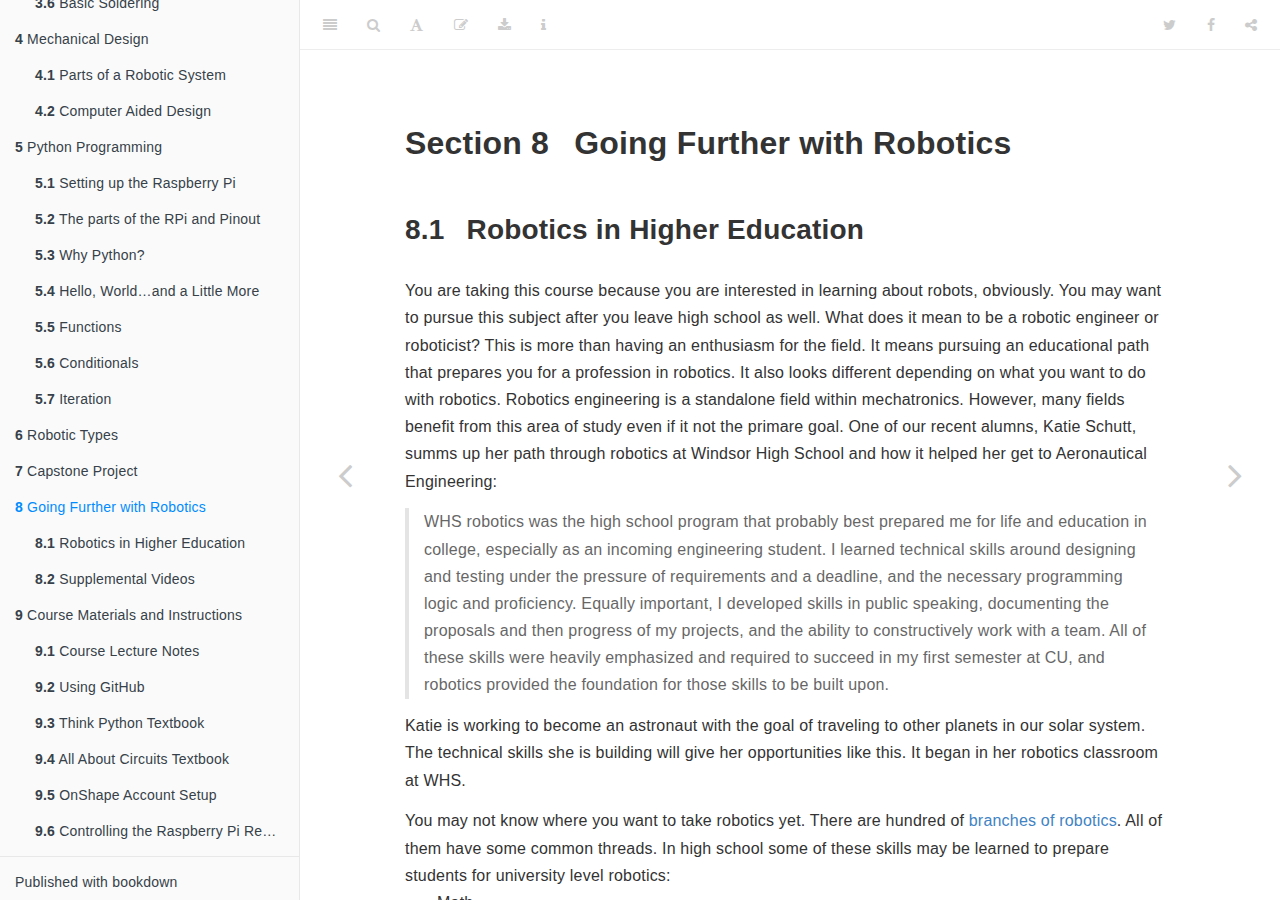
<file: going-further-with-robotics.html>
<!DOCTYPE html>
<html lang="" xml:lang="">
<head>

  <meta charset="utf-8" />
  <meta http-equiv="X-UA-Compatible" content="IE=edge" />
  <title>Section 8 Going Further with Robotics | Robotics Engineering</title>
  <meta name="description" content="During your particpation in the Robotics Engineering Course here at Windsor High School, you will use this online book as a guide through the content." />
  <meta name="generator" content="bookdown 0.19 and GitBook 2.6.7" />

  <meta property="og:title" content="Section 8 Going Further with Robotics | Robotics Engineering" />
  <meta property="og:type" content="book" />
  
  
  <meta property="og:description" content="During your particpation in the Robotics Engineering Course here at Windsor High School, you will use this online book as a guide through the content." />
  <meta name="github-repo" content="rstudio/bookdown-demo" />

  <meta name="twitter:card" content="summary" />
  <meta name="twitter:title" content="Section 8 Going Further with Robotics | Robotics Engineering" />
  
  <meta name="twitter:description" content="During your particpation in the Robotics Engineering Course here at Windsor High School, you will use this online book as a guide through the content." />
  

<meta name="author" content="Steve Cline" />


<meta name="date" content="2020-07-29" />

  <meta name="viewport" content="width=device-width, initial-scale=1" />
  <meta name="apple-mobile-web-app-capable" content="yes" />
  <meta name="apple-mobile-web-app-status-bar-style" content="black" />
  
  
<link rel="prev" href="capstone-project.html"/>
<link rel="next" href="course-materials-and-instructions.html"/>
<script src="libs/jquery-2.2.3/jquery.min.js"></script>
<link href="libs/gitbook-2.6.7/css/style.css" rel="stylesheet" />
<link href="libs/gitbook-2.6.7/css/plugin-table.css" rel="stylesheet" />
<link href="libs/gitbook-2.6.7/css/plugin-bookdown.css" rel="stylesheet" />
<link href="libs/gitbook-2.6.7/css/plugin-highlight.css" rel="stylesheet" />
<link href="libs/gitbook-2.6.7/css/plugin-search.css" rel="stylesheet" />
<link href="libs/gitbook-2.6.7/css/plugin-fontsettings.css" rel="stylesheet" />
<link href="libs/gitbook-2.6.7/css/plugin-clipboard.css" rel="stylesheet" />












<link rel="stylesheet" href="style.css" type="text/css" />
</head>

<body>



  <div class="book without-animation with-summary font-size-2 font-family-1" data-basepath=".">

    <div class="book-summary">
      <nav role="navigation">

<ul class="summary">
<div>  </div>
<img src="WHSROBO.png" style="width:230px;height:260px;" class="center">

<li class="divider"></li>
<li class="chapter" data-level="1" data-path="index.html"><a href="index.html"><i class="fa fa-check"></i><b>1</b> Prerequisites</a></li>
<li class="chapter" data-level="2" data-path="intro.html"><a href="intro.html"><i class="fa fa-check"></i><b>2</b> Introduction</a><ul>
<li class="chapter" data-level="2.1" data-path="intro.html"><a href="intro.html#a-brief-overview-of-the-course"><i class="fa fa-check"></i><b>2.1</b> A brief Overview of the Course</a></li>
<li class="chapter" data-level="2.2" data-path="intro.html"><a href="intro.html#history-of-robotics"><i class="fa fa-check"></i><b>2.2</b> History of Robotics</a></li>
</ul></li>
<li class="chapter" data-level="3" data-path="electrical-concepts.html"><a href="electrical-concepts.html"><i class="fa fa-check"></i><b>3</b> Electrical Concepts</a><ul>
<li class="chapter" data-level="3.1" data-path="electrical-concepts.html"><a href="electrical-concepts.html#circuits"><i class="fa fa-check"></i><b>3.1</b> Circuits</a></li>
<li class="chapter" data-level="3.2" data-path="electrical-concepts.html"><a href="electrical-concepts.html#voltage-and-current"><i class="fa fa-check"></i><b>3.2</b> Voltage and Current</a></li>
<li class="chapter" data-level="3.3" data-path="electrical-concepts.html"><a href="electrical-concepts.html#resistance"><i class="fa fa-check"></i><b>3.3</b> Resistance</a></li>
<li class="chapter" data-level="3.4" data-path="electrical-concepts.html"><a href="electrical-concepts.html#ohms-law"><i class="fa fa-check"></i><b>3.4</b> Ohm’s Law</a></li>
<li class="chapter" data-level="3.5" data-path="electrical-concepts.html"><a href="electrical-concepts.html#using-a-digital-multimeter"><i class="fa fa-check"></i><b>3.5</b> Using a Digital Multimeter</a></li>
<li class="chapter" data-level="3.6" data-path="electrical-concepts.html"><a href="electrical-concepts.html#basic-soldering"><i class="fa fa-check"></i><b>3.6</b> Basic Soldering</a></li>
</ul></li>
<li class="chapter" data-level="4" data-path="mechanical-design.html"><a href="mechanical-design.html"><i class="fa fa-check"></i><b>4</b> Mechanical Design</a><ul>
<li class="chapter" data-level="4.1" data-path="mechanical-design.html"><a href="mechanical-design.html#parts-of-a-robotic-system"><i class="fa fa-check"></i><b>4.1</b> Parts of a Robotic System</a><ul>
<li class="chapter" data-level="4.1.1" data-path="mechanical-design.html"><a href="mechanical-design.html#power-supply"><i class="fa fa-check"></i><b>4.1.1</b> Power Supply</a></li>
<li class="chapter" data-level="4.1.2" data-path="mechanical-design.html"><a href="mechanical-design.html#actuators"><i class="fa fa-check"></i><b>4.1.2</b> Actuators</a></li>
<li class="chapter" data-level="4.1.3" data-path="mechanical-design.html"><a href="mechanical-design.html#sensors"><i class="fa fa-check"></i><b>4.1.3</b> Sensors</a></li>
<li class="chapter" data-level="4.1.4" data-path="mechanical-design.html"><a href="mechanical-design.html#microprocessors"><i class="fa fa-check"></i><b>4.1.4</b> Microprocessors</a></li>
<li class="chapter" data-level="4.1.5" data-path="mechanical-design.html"><a href="mechanical-design.html#structural-parts"><i class="fa fa-check"></i><b>4.1.5</b> Structural Parts</a></li>
</ul></li>
<li class="chapter" data-level="4.2" data-path="mechanical-design.html"><a href="mechanical-design.html#computer-aided-design"><i class="fa fa-check"></i><b>4.2</b> Computer Aided Design</a></li>
</ul></li>
<li class="chapter" data-level="5" data-path="python-programming.html"><a href="python-programming.html"><i class="fa fa-check"></i><b>5</b> Python Programming</a><ul>
<li class="chapter" data-level="5.1" data-path="python-programming.html"><a href="python-programming.html#setting-up-the-raspberry-pi"><i class="fa fa-check"></i><b>5.1</b> Setting up the Raspberry Pi</a><ul>
<li class="chapter" data-level="5.1.1" data-path="python-programming.html"><a href="python-programming.html#putting-the-pi-together"><i class="fa fa-check"></i><b>5.1.1</b> Putting the Pi Together</a></li>
<li class="chapter" data-level="5.1.2" data-path="python-programming.html"><a href="python-programming.html#controlling-the-pi-with-ssh"><i class="fa fa-check"></i><b>5.1.2</b> Controlling the Pi with SSH</a></li>
</ul></li>
<li class="chapter" data-level="5.2" data-path="python-programming.html"><a href="python-programming.html#the-parts-of-the-rpi-and-pinout"><i class="fa fa-check"></i><b>5.2</b> The parts of the RPi and Pinout</a></li>
<li class="chapter" data-level="5.3" data-path="python-programming.html"><a href="python-programming.html#why-python"><i class="fa fa-check"></i><b>5.3</b> Why Python?</a></li>
<li class="chapter" data-level="5.4" data-path="python-programming.html"><a href="python-programming.html#hello-worldand-a-little-more"><i class="fa fa-check"></i><b>5.4</b> Hello, World…and a Little More</a></li>
<li class="chapter" data-level="5.5" data-path="python-programming.html"><a href="python-programming.html#functions"><i class="fa fa-check"></i><b>5.5</b> Functions</a></li>
<li class="chapter" data-level="5.6" data-path="python-programming.html"><a href="python-programming.html#conditionals"><i class="fa fa-check"></i><b>5.6</b> Conditionals</a></li>
<li class="chapter" data-level="5.7" data-path="python-programming.html"><a href="python-programming.html#iteration"><i class="fa fa-check"></i><b>5.7</b> Iteration</a><ul>
<li class="chapter" data-level="5.7.1" data-path="python-programming.html"><a href="python-programming.html#for-loops"><i class="fa fa-check"></i><b>5.7.1</b> <code>for</code> Loops</a></li>
<li class="chapter" data-level="5.7.2" data-path="python-programming.html"><a href="python-programming.html#while-loops"><i class="fa fa-check"></i><b>5.7.2</b> <code>while</code> Loops</a></li>
</ul></li>
</ul></li>
<li class="chapter" data-level="6" data-path="robotic-types.html"><a href="robotic-types.html"><i class="fa fa-check"></i><b>6</b> Robotic Types</a></li>
<li class="chapter" data-level="7" data-path="capstone-project.html"><a href="capstone-project.html"><i class="fa fa-check"></i><b>7</b> Capstone Project</a></li>
<li class="chapter" data-level="8" data-path="going-further-with-robotics.html"><a href="going-further-with-robotics.html"><i class="fa fa-check"></i><b>8</b> Going Further with Robotics</a><ul>
<li class="chapter" data-level="8.1" data-path="going-further-with-robotics.html"><a href="going-further-with-robotics.html#robotics-in-higher-education"><i class="fa fa-check"></i><b>8.1</b> Robotics in Higher Education</a></li>
<li class="chapter" data-level="8.2" data-path="going-further-with-robotics.html"><a href="going-further-with-robotics.html#supplemental-videos"><i class="fa fa-check"></i><b>8.2</b> Supplemental Videos</a></li>
</ul></li>
<li class="chapter" data-level="9" data-path="course-materials-and-instructions.html"><a href="course-materials-and-instructions.html"><i class="fa fa-check"></i><b>9</b> Course Materials and Instructions</a><ul>
<li class="chapter" data-level="9.1" data-path="course-materials-and-instructions.html"><a href="course-materials-and-instructions.html#course-lecture-notes"><i class="fa fa-check"></i><b>9.1</b> Course Lecture Notes</a><ul>
<li class="chapter" data-level="9.1.1" data-path="course-materials-and-instructions.html"><a href="course-materials-and-instructions.html#introduction"><i class="fa fa-check"></i><b>9.1.1</b> Introduction</a></li>
<li class="chapter" data-level="9.1.2" data-path="course-materials-and-instructions.html"><a href="course-materials-and-instructions.html#electronics"><i class="fa fa-check"></i><b>9.1.2</b> Electronics</a></li>
<li class="chapter" data-level="9.1.3" data-path="course-materials-and-instructions.html"><a href="course-materials-and-instructions.html#programming"><i class="fa fa-check"></i><b>9.1.3</b> Programming</a></li>
<li class="chapter" data-level="9.1.4" data-path="course-materials-and-instructions.html"><a href="course-materials-and-instructions.html#robotics-concepts"><i class="fa fa-check"></i><b>9.1.4</b> Robotics Concepts</a></li>
</ul></li>
<li class="chapter" data-level="9.2" data-path="course-materials-and-instructions.html"><a href="course-materials-and-instructions.html#using-github"><i class="fa fa-check"></i><b>9.2</b> Using GitHub</a></li>
<li class="chapter" data-level="9.3" data-path="course-materials-and-instructions.html"><a href="course-materials-and-instructions.html#think-python-textbook"><i class="fa fa-check"></i><b>9.3</b> Think Python Textbook</a></li>
<li class="chapter" data-level="9.4" data-path="course-materials-and-instructions.html"><a href="course-materials-and-instructions.html#all-about-circuits-textbook"><i class="fa fa-check"></i><b>9.4</b> All About Circuits Textbook</a></li>
<li class="chapter" data-level="9.5" data-path="course-materials-and-instructions.html"><a href="course-materials-and-instructions.html#onshape-account-setup"><i class="fa fa-check"></i><b>9.5</b> OnShape Account Setup</a></li>
<li class="chapter" data-level="9.6" data-path="course-materials-and-instructions.html"><a href="course-materials-and-instructions.html#controlling-the-raspberry-pi-remotely"><i class="fa fa-check"></i><b>9.6</b> Controlling the Raspberry Pi Remotely</a><ul>
<li class="chapter" data-level="9.6.1" data-path="course-materials-and-instructions.html"><a href="course-materials-and-instructions.html#setting-up-ssh-for-windows"><i class="fa fa-check"></i><b>9.6.1</b> Setting up SSH for Windows</a></li>
<li class="chapter" data-level="9.6.2" data-path="course-materials-and-instructions.html"><a href="course-materials-and-instructions.html#setting-up-ssh-for-mac-or-linux"><i class="fa fa-check"></i><b>9.6.2</b> Setting up SSH for Mac or Linux</a></li>
</ul></li>
</ul></li>
<li class="divider"></li>
<li><a href="https://github.com/rstudio/bookdown" target="blank">Published with bookdown</a></li>

</ul>

      </nav>
    </div>

    <div class="book-body">
      <div class="body-inner">
        <div class="book-header" role="navigation">
          <h1>
            <i class="fa fa-circle-o-notch fa-spin"></i><a href="./">Robotics Engineering</a>
          </h1>
        </div>

        <div class="page-wrapper" tabindex="-1" role="main">
          <div class="page-inner">

            <section class="normal" id="section-">
<div id="going-further-with-robotics" class="section level1">
<h1><span class="header-section-number">Section 8</span> Going Further with Robotics</h1>
<div id="robotics-in-higher-education" class="section level2">
<h2><span class="header-section-number">8.1</span> Robotics in Higher Education</h2>
<p>You are taking this course because you are interested in learning about robots, obviously. You may want to pursue this subject after you leave high school as well. What does it mean to be a robotic engineer or roboticist? This is more than having an enthusiasm for the field. It means pursuing an educational path that prepares you for a profession in robotics. It also looks different depending on what you want to do with robotics. Robotics engineering is a standalone field within mechatronics. However, many fields benefit from this area of study even if it not the primare goal. One of our recent alumns, Katie Schutt, summs up her path through robotics at Windsor High School and how it helped her get to Aeronautical Engineering:</p>
<blockquote>
<p>WHS robotics was the high school program that probably best prepared me for life and education in college, especially as an incoming engineering student. I learned technical skills around designing and testing under the pressure of requirements and a deadline, and the necessary programming logic and proficiency. Equally important, I developed skills in public speaking, documenting the proposals and then progress of my projects, and the ability to constructively work with a team. All of these skills were heavily emphasized and required to succeed in my first semester at CU, and robotics provided the foundation for those skills to be built upon.</p>
</blockquote>
<p>Katie is working to become an astronaut with the goal of traveling to other planets in our solar system. The technical skills she is building will give her opportunities like this. It began in her robotics classroom at WHS.</p>
You may not know where you want to take robotics yet. There are hundred of <a href="https://en.wikipedia.org/wiki/Outline_of_robotics#Branches_of_robotics" target ="_blank">branches of robotics</a>. All of them have some common threads. In high school some of these skills may be learned to prepare students for university level robotics:
<ul>
<li>
Math
</li>
<ul>
<li>
Algebra
</li>
<li>
Geometry
</li>
<li>
Trigonometry
</li>
<li>
Calculus
</li>
</ul>
<li>
Physics
</li>
<ul>
<li>
Dynamics
</li>
<li>
Kinematics
</li>
</ul>
<li>
Computer Science
</li>
<ul>
<li>
Programming languages
</li>
<li>
Computation logic
</li>
<li>
Cloud Computing
</li>
</ul>
<li>
Engineering
</li>
<li>
Language Arts
</li>
</ul>
<p>To get on this path be sure to talk to your counselor about your goals. Feel free to ask me about this as well. We have many former students who have pursued this field and are attending colleges all over the United States. An excellent way to learn more is to attend an engineering day at <a href="https://www.engr.colostate.edu/future-students/engineering-exploration-day/" target ="_blank">Colorado State University</a> or <a href="https://www.colorado.edu/engineering/admissions/visit-us#block-bean-block-section-prospective-even-0" target ="_blank">the University of Colorado in Boulder</a>. Most high school students find that a visit to campus makes the potential college experience more attainable and realistic.</p>
</div>
<div id="supplemental-videos" class="section level2">
<h2><span class="header-section-number">8.2</span> Supplemental Videos</h2>
<caption>
<h3>
The Genius of George Boole
</h3>
</caption>
<iframe width="420" height="315" src="https://www.youtube.com/embed/Hljir_TyTEw">
</iframe>
<p><br></p>
<caption>
<h3>
Shakey:Experiments in Robotic Planning and Learning (1972)
</h3>
</caption>
<iframe width="420" height="315" src="https://www.youtube.com/embed/GmU7SimFkpU">
</iframe>
<p><br></p>
<caption>
<h3>
BBC Documentary - Hyper Evolution : Rise Of The Robots (Part 1)
</h3>
</caption>
<iframe width="420" height="315" src="https://www.youtube.com/embed/hRuBZLe8vfs">
</iframe>
<p><br></p>
<caption>
<h3>
BBC Documentary - Hyper Evolution : Rise Of The Robots (Part 2)
</h3>
</caption>
<iframe width="420" height="315" src="https://www.youtube.com/embed/9SA2WLDB65A">
</iframe>
<p><br></p>
<caption>
<h3>
BBC Documentary - Hyper Evolution : Rise Of The Robots (Part 3)
</h3>
</caption>
<iframe width="420" height="315" src="https://www.youtube.com/embed/D22UOL-ncgw">
</iframe>
<p><br></p>
<caption>
<h3>
Robots that fly … and cooperate | Vijay Kumar
</h3>
</caption>
<iframe width="420" height="315" src="https://www.youtube.com/embed/4ErEBkj_3PY">
</iframe>
<p><br></p>

</div>
</div>
            </section>

          </div>
        </div>
      </div>
<a href="capstone-project.html" class="navigation navigation-prev " aria-label="Previous page"><i class="fa fa-angle-left"></i></a>
<a href="course-materials-and-instructions.html" class="navigation navigation-next " aria-label="Next page"><i class="fa fa-angle-right"></i></a>
    </div>
  </div>
<script src="libs/gitbook-2.6.7/js/app.min.js"></script>
<script src="libs/gitbook-2.6.7/js/lunr.js"></script>
<script src="libs/gitbook-2.6.7/js/clipboard.min.js"></script>
<script src="libs/gitbook-2.6.7/js/plugin-search.js"></script>
<script src="libs/gitbook-2.6.7/js/plugin-sharing.js"></script>
<script src="libs/gitbook-2.6.7/js/plugin-fontsettings.js"></script>
<script src="libs/gitbook-2.6.7/js/plugin-bookdown.js"></script>
<script src="libs/gitbook-2.6.7/js/jquery.highlight.js"></script>
<script src="libs/gitbook-2.6.7/js/plugin-clipboard.js"></script>
<script>
gitbook.require(["gitbook"], function(gitbook) {
gitbook.start({
"sharing": {
"github": false,
"facebook": true,
"twitter": true,
"linkedin": false,
"weibo": false,
"instapaper": false,
"vk": false,
"all": ["facebook", "twitter", "linkedin", "weibo", "instapaper"]
},
"fontsettings": {
"theme": "white",
"family": "sans",
"size": 2
},
"edit": {
"link": "https://github.com/rstudio/bookdown-demo/edit/master/07-further.Rmd",
"text": "Edit"
},
"history": {
"link": null,
"text": null
},
"view": {
"link": null,
"text": null
},
"download": ["Robotics_Engineering.pdf", "Robotics_Engineering.epub"],
"toc": {
"collapse": "subsection"
}
});
});
</script>

<!-- dynamically load mathjax for compatibility with self-contained -->
<script>
  (function () {
    var script = document.createElement("script");
    script.type = "text/javascript";
    var src = "true";
    if (src === "" || src === "true") src = "https://mathjax.rstudio.com/latest/MathJax.js?config=TeX-MML-AM_CHTML";
    if (location.protocol !== "file:")
      if (/^https?:/.test(src))
        src = src.replace(/^https?:/, '');
    script.src = src;
    document.getElementsByTagName("head")[0].appendChild(script);
  })();
</script>
</body>

</html>
</file>
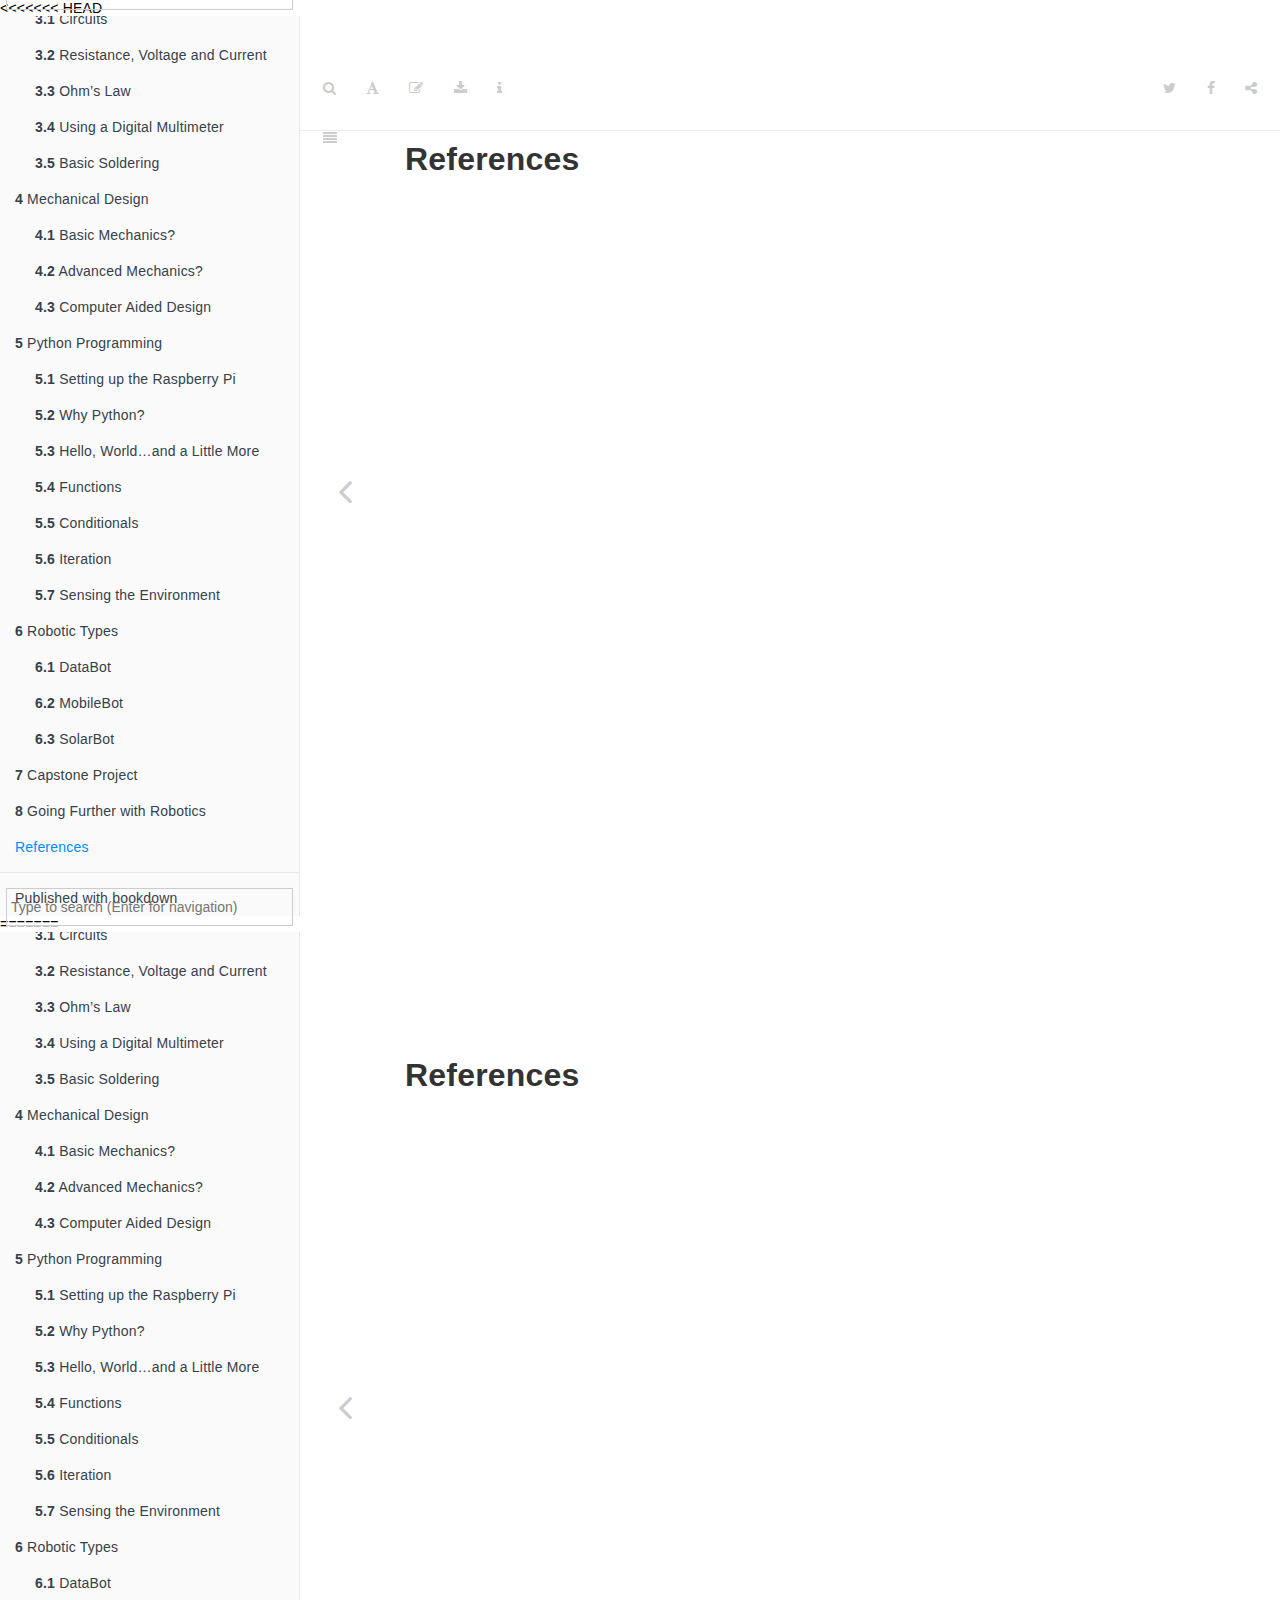
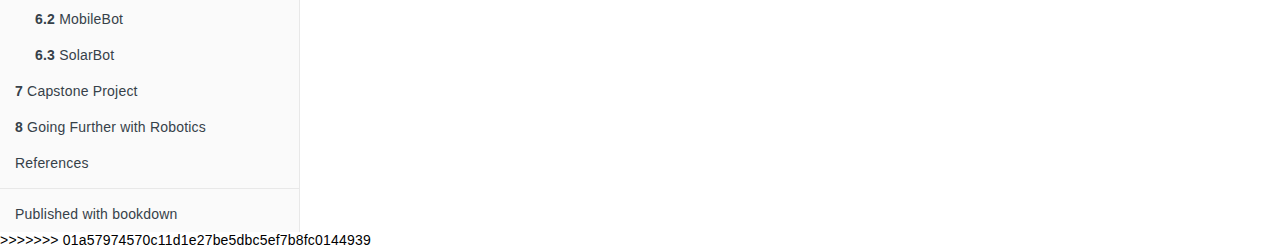
<file: references.html>
<<<<<<< HEAD
<!DOCTYPE html>
<html lang="" xml:lang="">
<head>

  <meta charset="utf-8" />
  <meta http-equiv="X-UA-Compatible" content="IE=edge" />
  <title>References | Robotics Engineering</title>
  <meta name="description" content="During your particpation in the Robotics Engineering Course here at Windsor High School, you will use this online book as a guide through the content." />
  <meta name="generator" content="bookdown 0.19 and GitBook 2.6.7" />

  <meta property="og:title" content="References | Robotics Engineering" />
  <meta property="og:type" content="book" />
  
  
  <meta property="og:description" content="During your particpation in the Robotics Engineering Course here at Windsor High School, you will use this online book as a guide through the content." />
  <meta name="github-repo" content="rstudio/bookdown-demo" />

  <meta name="twitter:card" content="summary" />
  <meta name="twitter:title" content="References | Robotics Engineering" />
  
  <meta name="twitter:description" content="During your particpation in the Robotics Engineering Course here at Windsor High School, you will use this online book as a guide through the content." />
  

<meta name="author" content="Steve Cline" />


<meta name="date" content="2020-05-26" />

  <meta name="viewport" content="width=device-width, initial-scale=1" />
  <meta name="apple-mobile-web-app-capable" content="yes" />
  <meta name="apple-mobile-web-app-status-bar-style" content="black" />
  
  
<link rel="prev" href="going-further-with-robotics.html"/>

<script src="libs/jquery-2.2.3/jquery.min.js"></script>
<link href="libs/gitbook-2.6.7/css/style.css" rel="stylesheet" />
<link href="libs/gitbook-2.6.7/css/plugin-table.css" rel="stylesheet" />
<link href="libs/gitbook-2.6.7/css/plugin-bookdown.css" rel="stylesheet" />
<link href="libs/gitbook-2.6.7/css/plugin-highlight.css" rel="stylesheet" />
<link href="libs/gitbook-2.6.7/css/plugin-search.css" rel="stylesheet" />
<link href="libs/gitbook-2.6.7/css/plugin-fontsettings.css" rel="stylesheet" />
<link href="libs/gitbook-2.6.7/css/plugin-clipboard.css" rel="stylesheet" />












<link rel="stylesheet" href="style.css" type="text/css" />
</head>

<body>



  <div class="book without-animation with-summary font-size-2 font-family-1" data-basepath=".">

    <div class="book-summary">
      <nav role="navigation">

<ul class="summary">
<div>  </div>
<img src="WHSROBO.png" style="width:230px;height:260px;" class="center">

<li class="divider"></li>
<li class="chapter" data-level="1" data-path="index.html"><a href="index.html"><i class="fa fa-check"></i><b>1</b> Prerequisites</a></li>
<li class="chapter" data-level="2" data-path="intro.html"><a href="intro.html"><i class="fa fa-check"></i><b>2</b> Introduction</a></li>
<li class="chapter" data-level="3" data-path="electrical-concepts.html"><a href="electrical-concepts.html"><i class="fa fa-check"></i><b>3</b> Electrical Concepts</a><ul>
<li class="chapter" data-level="3.1" data-path="electrical-concepts.html"><a href="electrical-concepts.html#circuits"><i class="fa fa-check"></i><b>3.1</b> Circuits</a></li>
<li class="chapter" data-level="3.2" data-path="electrical-concepts.html"><a href="electrical-concepts.html#resistance-voltage-and-current"><i class="fa fa-check"></i><b>3.2</b> Resistance, Voltage and Current</a></li>
<li class="chapter" data-level="3.3" data-path="electrical-concepts.html"><a href="electrical-concepts.html#ohms-law"><i class="fa fa-check"></i><b>3.3</b> Ohm’s Law</a></li>
<li class="chapter" data-level="3.4" data-path="electrical-concepts.html"><a href="electrical-concepts.html#using-a-digital-multimeter"><i class="fa fa-check"></i><b>3.4</b> Using a Digital Multimeter</a></li>
<li class="chapter" data-level="3.5" data-path="electrical-concepts.html"><a href="electrical-concepts.html#basic-soldering"><i class="fa fa-check"></i><b>3.5</b> Basic Soldering</a></li>
</ul></li>
<li class="chapter" data-level="4" data-path="mechanical-design.html"><a href="mechanical-design.html"><i class="fa fa-check"></i><b>4</b> Mechanical Design</a><ul>
<li class="chapter" data-level="4.1" data-path="mechanical-design.html"><a href="mechanical-design.html#basic-mechanics"><i class="fa fa-check"></i><b>4.1</b> Basic Mechanics?</a></li>
<li class="chapter" data-level="4.2" data-path="mechanical-design.html"><a href="mechanical-design.html#advanced-mechanics"><i class="fa fa-check"></i><b>4.2</b> Advanced Mechanics?</a></li>
<li class="chapter" data-level="4.3" data-path="mechanical-design.html"><a href="mechanical-design.html#computer-aided-design"><i class="fa fa-check"></i><b>4.3</b> Computer Aided Design</a></li>
</ul></li>
<li class="chapter" data-level="5" data-path="python-programming.html"><a href="python-programming.html"><i class="fa fa-check"></i><b>5</b> Python Programming</a><ul>
<li class="chapter" data-level="5.1" data-path="python-programming.html"><a href="python-programming.html#setting-up-the-raspberry-pi"><i class="fa fa-check"></i><b>5.1</b> Setting up the Raspberry Pi</a></li>
<li class="chapter" data-level="5.2" data-path="python-programming.html"><a href="python-programming.html#why-python"><i class="fa fa-check"></i><b>5.2</b> Why Python?</a></li>
<li class="chapter" data-level="5.3" data-path="python-programming.html"><a href="python-programming.html#hello-worldand-a-little-more"><i class="fa fa-check"></i><b>5.3</b> Hello, World…and a Little More</a></li>
<li class="chapter" data-level="5.4" data-path="python-programming.html"><a href="python-programming.html#functions"><i class="fa fa-check"></i><b>5.4</b> Functions</a></li>
<li class="chapter" data-level="5.5" data-path="python-programming.html"><a href="python-programming.html#conditionals"><i class="fa fa-check"></i><b>5.5</b> Conditionals</a></li>
<li class="chapter" data-level="5.6" data-path="python-programming.html"><a href="python-programming.html#iteration"><i class="fa fa-check"></i><b>5.6</b> Iteration</a></li>
<li class="chapter" data-level="5.7" data-path="python-programming.html"><a href="python-programming.html#sensing-the-environment"><i class="fa fa-check"></i><b>5.7</b> Sensing the Environment</a></li>
</ul></li>
<li class="chapter" data-level="6" data-path="robotic-types.html"><a href="robotic-types.html"><i class="fa fa-check"></i><b>6</b> Robotic Types</a><ul>
<li class="chapter" data-level="6.1" data-path="robotic-types.html"><a href="robotic-types.html#databot"><i class="fa fa-check"></i><b>6.1</b> DataBot</a></li>
<li class="chapter" data-level="6.2" data-path="robotic-types.html"><a href="robotic-types.html#mobilebot"><i class="fa fa-check"></i><b>6.2</b> MobileBot</a></li>
<li class="chapter" data-level="6.3" data-path="robotic-types.html"><a href="robotic-types.html#solarbot"><i class="fa fa-check"></i><b>6.3</b> SolarBot</a></li>
</ul></li>
<li class="chapter" data-level="7" data-path="capstone-project.html"><a href="capstone-project.html"><i class="fa fa-check"></i><b>7</b> Capstone Project</a></li>
<li class="chapter" data-level="8" data-path="going-further-with-robotics.html"><a href="going-further-with-robotics.html"><i class="fa fa-check"></i><b>8</b> Going Further with Robotics</a></li>
<li class="chapter" data-level="" data-path="references.html"><a href="references.html"><i class="fa fa-check"></i>References</a></li>
<li class="divider"></li>
<li><a href="https://github.com/rstudio/bookdown" target="blank">Published with bookdown</a></li>

</ul>

      </nav>
    </div>

    <div class="book-body">
      <div class="body-inner">
        <div class="book-header" role="navigation">
          <h1>
            <i class="fa fa-circle-o-notch fa-spin"></i><a href="./">Robotics Engineering</a>
          </h1>
        </div>

        <div class="page-wrapper" tabindex="-1" role="main">
          <div class="page-inner">

            <section class="normal" id="section-">
<div id="references" class="section level1 unnumbered">
<h1>References</h1>

</div>
            </section>

          </div>
        </div>
      </div>
<a href="going-further-with-robotics.html" class="navigation navigation-prev navigation-unique" aria-label="Previous page"><i class="fa fa-angle-left"></i></a>

    </div>
  </div>
<script src="libs/gitbook-2.6.7/js/app.min.js"></script>
<script src="libs/gitbook-2.6.7/js/lunr.js"></script>
<script src="libs/gitbook-2.6.7/js/clipboard.min.js"></script>
<script src="libs/gitbook-2.6.7/js/plugin-search.js"></script>
<script src="libs/gitbook-2.6.7/js/plugin-sharing.js"></script>
<script src="libs/gitbook-2.6.7/js/plugin-fontsettings.js"></script>
<script src="libs/gitbook-2.6.7/js/plugin-bookdown.js"></script>
<script src="libs/gitbook-2.6.7/js/jquery.highlight.js"></script>
<script src="libs/gitbook-2.6.7/js/plugin-clipboard.js"></script>
<script>
gitbook.require(["gitbook"], function(gitbook) {
gitbook.start({
"sharing": {
"github": false,
"facebook": true,
"twitter": true,
"linkedin": false,
"weibo": false,
"instapaper": false,
"vk": false,
"all": ["facebook", "twitter", "linkedin", "weibo", "instapaper"]
},
"fontsettings": {
"theme": "white",
"family": "sans",
"size": 2
},
"edit": {
"link": "https://github.com/rstudio/bookdown-demo/edit/master/08-references.Rmd",
"text": "Edit"
},
"history": {
"link": null,
"text": null
},
"view": {
"link": null,
"text": null
},
"download": ["Robotics_Engineering.pdf", "Robotics_Engineering.epub"],
"toc": {
"collapse": "subsection"
}
});
});
</script>

</body>

</html>
=======
<!DOCTYPE html>
<html lang="" xml:lang="">
<head>

  <meta charset="utf-8" />
  <meta http-equiv="X-UA-Compatible" content="IE=edge" />
  <title>References | Robotics Engineering</title>
  <meta name="description" content="During your particpation in the Robotics Engineering Course here at Windsor High School, you will use this online book as a guide through the content." />
  <meta name="generator" content="bookdown 0.19 and GitBook 2.6.7" />

  <meta property="og:title" content="References | Robotics Engineering" />
  <meta property="og:type" content="book" />
  
  
  <meta property="og:description" content="During your particpation in the Robotics Engineering Course here at Windsor High School, you will use this online book as a guide through the content." />
  <meta name="github-repo" content="rstudio/bookdown-demo" />

  <meta name="twitter:card" content="summary" />
  <meta name="twitter:title" content="References | Robotics Engineering" />
  
  <meta name="twitter:description" content="During your particpation in the Robotics Engineering Course here at Windsor High School, you will use this online book as a guide through the content." />
  

<meta name="author" content="Steve Cline" />


<meta name="date" content="2020-05-26" />

  <meta name="viewport" content="width=device-width, initial-scale=1" />
  <meta name="apple-mobile-web-app-capable" content="yes" />
  <meta name="apple-mobile-web-app-status-bar-style" content="black" />
  
  
<link rel="prev" href="going-further-with-robotics.html"/>

<script src="libs/jquery-2.2.3/jquery.min.js"></script>
<link href="libs/gitbook-2.6.7/css/style.css" rel="stylesheet" />
<link href="libs/gitbook-2.6.7/css/plugin-table.css" rel="stylesheet" />
<link href="libs/gitbook-2.6.7/css/plugin-bookdown.css" rel="stylesheet" />
<link href="libs/gitbook-2.6.7/css/plugin-highlight.css" rel="stylesheet" />
<link href="libs/gitbook-2.6.7/css/plugin-search.css" rel="stylesheet" />
<link href="libs/gitbook-2.6.7/css/plugin-fontsettings.css" rel="stylesheet" />
<link href="libs/gitbook-2.6.7/css/plugin-clipboard.css" rel="stylesheet" />












<link rel="stylesheet" href="style.css" type="text/css" />
</head>

<body>



  <div class="book without-animation with-summary font-size-2 font-family-1" data-basepath=".">

    <div class="book-summary">
      <nav role="navigation">

<ul class="summary">
<div>  </div>
<img src="WHSROBO.png" style="width:230px;height:260px;" class="center">

<li class="divider"></li>
<li class="chapter" data-level="1" data-path="index.html"><a href="index.html"><i class="fa fa-check"></i><b>1</b> Prerequisites</a></li>
<li class="chapter" data-level="2" data-path="intro.html"><a href="intro.html"><i class="fa fa-check"></i><b>2</b> Introduction</a></li>
<li class="chapter" data-level="3" data-path="electrical-concepts.html"><a href="electrical-concepts.html"><i class="fa fa-check"></i><b>3</b> Electrical Concepts</a><ul>
<li class="chapter" data-level="3.1" data-path="electrical-concepts.html"><a href="electrical-concepts.html#circuits"><i class="fa fa-check"></i><b>3.1</b> Circuits</a></li>
<li class="chapter" data-level="3.2" data-path="electrical-concepts.html"><a href="electrical-concepts.html#resistance-voltage-and-current"><i class="fa fa-check"></i><b>3.2</b> Resistance, Voltage and Current</a></li>
<li class="chapter" data-level="3.3" data-path="electrical-concepts.html"><a href="electrical-concepts.html#ohms-law"><i class="fa fa-check"></i><b>3.3</b> Ohm’s Law</a></li>
<li class="chapter" data-level="3.4" data-path="electrical-concepts.html"><a href="electrical-concepts.html#using-a-digital-multimeter"><i class="fa fa-check"></i><b>3.4</b> Using a Digital Multimeter</a></li>
<li class="chapter" data-level="3.5" data-path="electrical-concepts.html"><a href="electrical-concepts.html#basic-soldering"><i class="fa fa-check"></i><b>3.5</b> Basic Soldering</a></li>
</ul></li>
<li class="chapter" data-level="4" data-path="mechanical-design.html"><a href="mechanical-design.html"><i class="fa fa-check"></i><b>4</b> Mechanical Design</a><ul>
<li class="chapter" data-level="4.1" data-path="mechanical-design.html"><a href="mechanical-design.html#basic-mechanics"><i class="fa fa-check"></i><b>4.1</b> Basic Mechanics?</a></li>
<li class="chapter" data-level="4.2" data-path="mechanical-design.html"><a href="mechanical-design.html#advanced-mechanics"><i class="fa fa-check"></i><b>4.2</b> Advanced Mechanics?</a></li>
<li class="chapter" data-level="4.3" data-path="mechanical-design.html"><a href="mechanical-design.html#computer-aided-design"><i class="fa fa-check"></i><b>4.3</b> Computer Aided Design</a></li>
</ul></li>
<li class="chapter" data-level="5" data-path="python-programming.html"><a href="python-programming.html"><i class="fa fa-check"></i><b>5</b> Python Programming</a><ul>
<li class="chapter" data-level="5.1" data-path="python-programming.html"><a href="python-programming.html#setting-up-the-raspberry-pi"><i class="fa fa-check"></i><b>5.1</b> Setting up the Raspberry Pi</a></li>
<li class="chapter" data-level="5.2" data-path="python-programming.html"><a href="python-programming.html#why-python"><i class="fa fa-check"></i><b>5.2</b> Why Python?</a></li>
<li class="chapter" data-level="5.3" data-path="python-programming.html"><a href="python-programming.html#hello-worldand-a-little-more"><i class="fa fa-check"></i><b>5.3</b> Hello, World…and a Little More</a></li>
<li class="chapter" data-level="5.4" data-path="python-programming.html"><a href="python-programming.html#functions"><i class="fa fa-check"></i><b>5.4</b> Functions</a></li>
<li class="chapter" data-level="5.5" data-path="python-programming.html"><a href="python-programming.html#conditionals"><i class="fa fa-check"></i><b>5.5</b> Conditionals</a></li>
<li class="chapter" data-level="5.6" data-path="python-programming.html"><a href="python-programming.html#iteration"><i class="fa fa-check"></i><b>5.6</b> Iteration</a></li>
<li class="chapter" data-level="5.7" data-path="python-programming.html"><a href="python-programming.html#sensing-the-environment"><i class="fa fa-check"></i><b>5.7</b> Sensing the Environment</a></li>
</ul></li>
<li class="chapter" data-level="6" data-path="robotic-types.html"><a href="robotic-types.html"><i class="fa fa-check"></i><b>6</b> Robotic Types</a><ul>
<li class="chapter" data-level="6.1" data-path="robotic-types.html"><a href="robotic-types.html#databot"><i class="fa fa-check"></i><b>6.1</b> DataBot</a></li>
<li class="chapter" data-level="6.2" data-path="robotic-types.html"><a href="robotic-types.html#mobilebot"><i class="fa fa-check"></i><b>6.2</b> MobileBot</a></li>
<li class="chapter" data-level="6.3" data-path="robotic-types.html"><a href="robotic-types.html#solarbot"><i class="fa fa-check"></i><b>6.3</b> SolarBot</a></li>
</ul></li>
<li class="chapter" data-level="7" data-path="capstone-project.html"><a href="capstone-project.html"><i class="fa fa-check"></i><b>7</b> Capstone Project</a></li>
<li class="chapter" data-level="8" data-path="going-further-with-robotics.html"><a href="going-further-with-robotics.html"><i class="fa fa-check"></i><b>8</b> Going Further with Robotics</a></li>
<li class="chapter" data-level="" data-path="references.html"><a href="references.html"><i class="fa fa-check"></i>References</a></li>
<li class="divider"></li>
<li><a href="https://github.com/rstudio/bookdown" target="blank">Published with bookdown</a></li>

</ul>

      </nav>
    </div>

    <div class="book-body">
      <div class="body-inner">
        <div class="book-header" role="navigation">
          <h1>
            <i class="fa fa-circle-o-notch fa-spin"></i><a href="./">Robotics Engineering</a>
          </h1>
        </div>

        <div class="page-wrapper" tabindex="-1" role="main">
          <div class="page-inner">

            <section class="normal" id="section-">
<div id="references" class="section level1 unnumbered">
<h1>References</h1>

</div>
            </section>

          </div>
        </div>
      </div>
<a href="going-further-with-robotics.html" class="navigation navigation-prev navigation-unique" aria-label="Previous page"><i class="fa fa-angle-left"></i></a>

    </div>
  </div>
<script src="libs/gitbook-2.6.7/js/app.min.js"></script>
<script src="libs/gitbook-2.6.7/js/lunr.js"></script>
<script src="libs/gitbook-2.6.7/js/clipboard.min.js"></script>
<script src="libs/gitbook-2.6.7/js/plugin-search.js"></script>
<script src="libs/gitbook-2.6.7/js/plugin-sharing.js"></script>
<script src="libs/gitbook-2.6.7/js/plugin-fontsettings.js"></script>
<script src="libs/gitbook-2.6.7/js/plugin-bookdown.js"></script>
<script src="libs/gitbook-2.6.7/js/jquery.highlight.js"></script>
<script src="libs/gitbook-2.6.7/js/plugin-clipboard.js"></script>
<script>
gitbook.require(["gitbook"], function(gitbook) {
gitbook.start({
"sharing": {
"github": false,
"facebook": true,
"twitter": true,
"linkedin": false,
"weibo": false,
"instapaper": false,
"vk": false,
"all": ["facebook", "twitter", "linkedin", "weibo", "instapaper"]
},
"fontsettings": {
"theme": "white",
"family": "sans",
"size": 2
},
"edit": {
"link": "https://github.com/rstudio/bookdown-demo/edit/master/08-references.Rmd",
"text": "Edit"
},
"history": {
"link": null,
"text": null
},
"view": {
"link": null,
"text": null
},
"download": ["Robotics_Engineering.pdf", "Robotics_Engineering.epub"],
"toc": {
"collapse": "subsection"
}
});
});
</script>

</body>

</html>
>>>>>>> 01a57974570c11d1e27be5dbc5ef7b8fc0144939
</file>
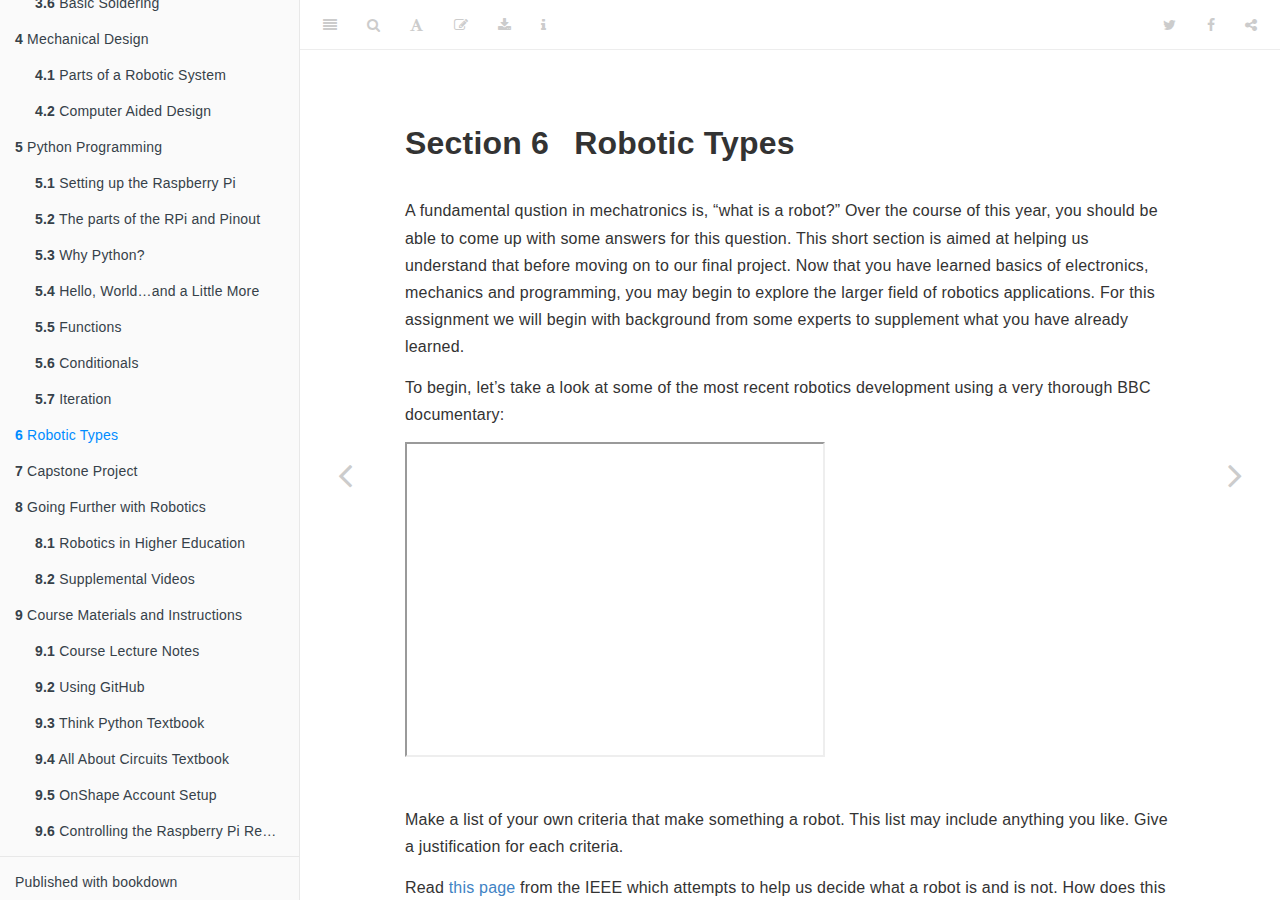
<file: robotic-types.html>
<!DOCTYPE html>
<html lang="" xml:lang="">
<head>

  <meta charset="utf-8" />
  <meta http-equiv="X-UA-Compatible" content="IE=edge" />
  <title>Section 6 Robotic Types | Robotics Engineering</title>
  <meta name="description" content="During your particpation in the Robotics Engineering Course here at Windsor High School, you will use this online book as a guide through the content." />
  <meta name="generator" content="bookdown 0.19 and GitBook 2.6.7" />

  <meta property="og:title" content="Section 6 Robotic Types | Robotics Engineering" />
  <meta property="og:type" content="book" />
  
  
  <meta property="og:description" content="During your particpation in the Robotics Engineering Course here at Windsor High School, you will use this online book as a guide through the content." />
  <meta name="github-repo" content="rstudio/bookdown-demo" />

  <meta name="twitter:card" content="summary" />
  <meta name="twitter:title" content="Section 6 Robotic Types | Robotics Engineering" />
  
  <meta name="twitter:description" content="During your particpation in the Robotics Engineering Course here at Windsor High School, you will use this online book as a guide through the content." />
  

<meta name="author" content="Steve Cline" />


<meta name="date" content="2020-07-29" />

  <meta name="viewport" content="width=device-width, initial-scale=1" />
  <meta name="apple-mobile-web-app-capable" content="yes" />
  <meta name="apple-mobile-web-app-status-bar-style" content="black" />
  
  
<link rel="prev" href="python-programming.html"/>
<link rel="next" href="capstone-project.html"/>
<script src="libs/jquery-2.2.3/jquery.min.js"></script>
<link href="libs/gitbook-2.6.7/css/style.css" rel="stylesheet" />
<link href="libs/gitbook-2.6.7/css/plugin-table.css" rel="stylesheet" />
<link href="libs/gitbook-2.6.7/css/plugin-bookdown.css" rel="stylesheet" />
<link href="libs/gitbook-2.6.7/css/plugin-highlight.css" rel="stylesheet" />
<link href="libs/gitbook-2.6.7/css/plugin-search.css" rel="stylesheet" />
<link href="libs/gitbook-2.6.7/css/plugin-fontsettings.css" rel="stylesheet" />
<link href="libs/gitbook-2.6.7/css/plugin-clipboard.css" rel="stylesheet" />












<link rel="stylesheet" href="style.css" type="text/css" />
</head>

<body>



  <div class="book without-animation with-summary font-size-2 font-family-1" data-basepath=".">

    <div class="book-summary">
      <nav role="navigation">

<ul class="summary">
<div>  </div>
<img src="WHSROBO.png" style="width:230px;height:260px;" class="center">

<li class="divider"></li>
<li class="chapter" data-level="1" data-path="index.html"><a href="index.html"><i class="fa fa-check"></i><b>1</b> Prerequisites</a></li>
<li class="chapter" data-level="2" data-path="intro.html"><a href="intro.html"><i class="fa fa-check"></i><b>2</b> Introduction</a><ul>
<li class="chapter" data-level="2.1" data-path="intro.html"><a href="intro.html#a-brief-overview-of-the-course"><i class="fa fa-check"></i><b>2.1</b> A brief Overview of the Course</a></li>
<li class="chapter" data-level="2.2" data-path="intro.html"><a href="intro.html#history-of-robotics"><i class="fa fa-check"></i><b>2.2</b> History of Robotics</a></li>
</ul></li>
<li class="chapter" data-level="3" data-path="electrical-concepts.html"><a href="electrical-concepts.html"><i class="fa fa-check"></i><b>3</b> Electrical Concepts</a><ul>
<li class="chapter" data-level="3.1" data-path="electrical-concepts.html"><a href="electrical-concepts.html#circuits"><i class="fa fa-check"></i><b>3.1</b> Circuits</a></li>
<li class="chapter" data-level="3.2" data-path="electrical-concepts.html"><a href="electrical-concepts.html#voltage-and-current"><i class="fa fa-check"></i><b>3.2</b> Voltage and Current</a></li>
<li class="chapter" data-level="3.3" data-path="electrical-concepts.html"><a href="electrical-concepts.html#resistance"><i class="fa fa-check"></i><b>3.3</b> Resistance</a></li>
<li class="chapter" data-level="3.4" data-path="electrical-concepts.html"><a href="electrical-concepts.html#ohms-law"><i class="fa fa-check"></i><b>3.4</b> Ohm’s Law</a></li>
<li class="chapter" data-level="3.5" data-path="electrical-concepts.html"><a href="electrical-concepts.html#using-a-digital-multimeter"><i class="fa fa-check"></i><b>3.5</b> Using a Digital Multimeter</a></li>
<li class="chapter" data-level="3.6" data-path="electrical-concepts.html"><a href="electrical-concepts.html#basic-soldering"><i class="fa fa-check"></i><b>3.6</b> Basic Soldering</a></li>
</ul></li>
<li class="chapter" data-level="4" data-path="mechanical-design.html"><a href="mechanical-design.html"><i class="fa fa-check"></i><b>4</b> Mechanical Design</a><ul>
<li class="chapter" data-level="4.1" data-path="mechanical-design.html"><a href="mechanical-design.html#parts-of-a-robotic-system"><i class="fa fa-check"></i><b>4.1</b> Parts of a Robotic System</a><ul>
<li class="chapter" data-level="4.1.1" data-path="mechanical-design.html"><a href="mechanical-design.html#power-supply"><i class="fa fa-check"></i><b>4.1.1</b> Power Supply</a></li>
<li class="chapter" data-level="4.1.2" data-path="mechanical-design.html"><a href="mechanical-design.html#actuators"><i class="fa fa-check"></i><b>4.1.2</b> Actuators</a></li>
<li class="chapter" data-level="4.1.3" data-path="mechanical-design.html"><a href="mechanical-design.html#sensors"><i class="fa fa-check"></i><b>4.1.3</b> Sensors</a></li>
<li class="chapter" data-level="4.1.4" data-path="mechanical-design.html"><a href="mechanical-design.html#microprocessors"><i class="fa fa-check"></i><b>4.1.4</b> Microprocessors</a></li>
<li class="chapter" data-level="4.1.5" data-path="mechanical-design.html"><a href="mechanical-design.html#structural-parts"><i class="fa fa-check"></i><b>4.1.5</b> Structural Parts</a></li>
</ul></li>
<li class="chapter" data-level="4.2" data-path="mechanical-design.html"><a href="mechanical-design.html#computer-aided-design"><i class="fa fa-check"></i><b>4.2</b> Computer Aided Design</a></li>
</ul></li>
<li class="chapter" data-level="5" data-path="python-programming.html"><a href="python-programming.html"><i class="fa fa-check"></i><b>5</b> Python Programming</a><ul>
<li class="chapter" data-level="5.1" data-path="python-programming.html"><a href="python-programming.html#setting-up-the-raspberry-pi"><i class="fa fa-check"></i><b>5.1</b> Setting up the Raspberry Pi</a><ul>
<li class="chapter" data-level="5.1.1" data-path="python-programming.html"><a href="python-programming.html#putting-the-pi-together"><i class="fa fa-check"></i><b>5.1.1</b> Putting the Pi Together</a></li>
<li class="chapter" data-level="5.1.2" data-path="python-programming.html"><a href="python-programming.html#controlling-the-pi-with-ssh"><i class="fa fa-check"></i><b>5.1.2</b> Controlling the Pi with SSH</a></li>
</ul></li>
<li class="chapter" data-level="5.2" data-path="python-programming.html"><a href="python-programming.html#the-parts-of-the-rpi-and-pinout"><i class="fa fa-check"></i><b>5.2</b> The parts of the RPi and Pinout</a></li>
<li class="chapter" data-level="5.3" data-path="python-programming.html"><a href="python-programming.html#why-python"><i class="fa fa-check"></i><b>5.3</b> Why Python?</a></li>
<li class="chapter" data-level="5.4" data-path="python-programming.html"><a href="python-programming.html#hello-worldand-a-little-more"><i class="fa fa-check"></i><b>5.4</b> Hello, World…and a Little More</a></li>
<li class="chapter" data-level="5.5" data-path="python-programming.html"><a href="python-programming.html#functions"><i class="fa fa-check"></i><b>5.5</b> Functions</a></li>
<li class="chapter" data-level="5.6" data-path="python-programming.html"><a href="python-programming.html#conditionals"><i class="fa fa-check"></i><b>5.6</b> Conditionals</a></li>
<li class="chapter" data-level="5.7" data-path="python-programming.html"><a href="python-programming.html#iteration"><i class="fa fa-check"></i><b>5.7</b> Iteration</a><ul>
<li class="chapter" data-level="5.7.1" data-path="python-programming.html"><a href="python-programming.html#for-loops"><i class="fa fa-check"></i><b>5.7.1</b> <code>for</code> Loops</a></li>
<li class="chapter" data-level="5.7.2" data-path="python-programming.html"><a href="python-programming.html#while-loops"><i class="fa fa-check"></i><b>5.7.2</b> <code>while</code> Loops</a></li>
</ul></li>
</ul></li>
<li class="chapter" data-level="6" data-path="robotic-types.html"><a href="robotic-types.html"><i class="fa fa-check"></i><b>6</b> Robotic Types</a></li>
<li class="chapter" data-level="7" data-path="capstone-project.html"><a href="capstone-project.html"><i class="fa fa-check"></i><b>7</b> Capstone Project</a></li>
<li class="chapter" data-level="8" data-path="going-further-with-robotics.html"><a href="going-further-with-robotics.html"><i class="fa fa-check"></i><b>8</b> Going Further with Robotics</a><ul>
<li class="chapter" data-level="8.1" data-path="going-further-with-robotics.html"><a href="going-further-with-robotics.html#robotics-in-higher-education"><i class="fa fa-check"></i><b>8.1</b> Robotics in Higher Education</a></li>
<li class="chapter" data-level="8.2" data-path="going-further-with-robotics.html"><a href="going-further-with-robotics.html#supplemental-videos"><i class="fa fa-check"></i><b>8.2</b> Supplemental Videos</a></li>
</ul></li>
<li class="chapter" data-level="9" data-path="course-materials-and-instructions.html"><a href="course-materials-and-instructions.html"><i class="fa fa-check"></i><b>9</b> Course Materials and Instructions</a><ul>
<li class="chapter" data-level="9.1" data-path="course-materials-and-instructions.html"><a href="course-materials-and-instructions.html#course-lecture-notes"><i class="fa fa-check"></i><b>9.1</b> Course Lecture Notes</a><ul>
<li class="chapter" data-level="9.1.1" data-path="course-materials-and-instructions.html"><a href="course-materials-and-instructions.html#introduction"><i class="fa fa-check"></i><b>9.1.1</b> Introduction</a></li>
<li class="chapter" data-level="9.1.2" data-path="course-materials-and-instructions.html"><a href="course-materials-and-instructions.html#electronics"><i class="fa fa-check"></i><b>9.1.2</b> Electronics</a></li>
<li class="chapter" data-level="9.1.3" data-path="course-materials-and-instructions.html"><a href="course-materials-and-instructions.html#programming"><i class="fa fa-check"></i><b>9.1.3</b> Programming</a></li>
<li class="chapter" data-level="9.1.4" data-path="course-materials-and-instructions.html"><a href="course-materials-and-instructions.html#robotics-concepts"><i class="fa fa-check"></i><b>9.1.4</b> Robotics Concepts</a></li>
</ul></li>
<li class="chapter" data-level="9.2" data-path="course-materials-and-instructions.html"><a href="course-materials-and-instructions.html#using-github"><i class="fa fa-check"></i><b>9.2</b> Using GitHub</a></li>
<li class="chapter" data-level="9.3" data-path="course-materials-and-instructions.html"><a href="course-materials-and-instructions.html#think-python-textbook"><i class="fa fa-check"></i><b>9.3</b> Think Python Textbook</a></li>
<li class="chapter" data-level="9.4" data-path="course-materials-and-instructions.html"><a href="course-materials-and-instructions.html#all-about-circuits-textbook"><i class="fa fa-check"></i><b>9.4</b> All About Circuits Textbook</a></li>
<li class="chapter" data-level="9.5" data-path="course-materials-and-instructions.html"><a href="course-materials-and-instructions.html#onshape-account-setup"><i class="fa fa-check"></i><b>9.5</b> OnShape Account Setup</a></li>
<li class="chapter" data-level="9.6" data-path="course-materials-and-instructions.html"><a href="course-materials-and-instructions.html#controlling-the-raspberry-pi-remotely"><i class="fa fa-check"></i><b>9.6</b> Controlling the Raspberry Pi Remotely</a><ul>
<li class="chapter" data-level="9.6.1" data-path="course-materials-and-instructions.html"><a href="course-materials-and-instructions.html#setting-up-ssh-for-windows"><i class="fa fa-check"></i><b>9.6.1</b> Setting up SSH for Windows</a></li>
<li class="chapter" data-level="9.6.2" data-path="course-materials-and-instructions.html"><a href="course-materials-and-instructions.html#setting-up-ssh-for-mac-or-linux"><i class="fa fa-check"></i><b>9.6.2</b> Setting up SSH for Mac or Linux</a></li>
</ul></li>
</ul></li>
<li class="divider"></li>
<li><a href="https://github.com/rstudio/bookdown" target="blank">Published with bookdown</a></li>

</ul>

      </nav>
    </div>

    <div class="book-body">
      <div class="body-inner">
        <div class="book-header" role="navigation">
          <h1>
            <i class="fa fa-circle-o-notch fa-spin"></i><a href="./">Robotics Engineering</a>
          </h1>
        </div>

        <div class="page-wrapper" tabindex="-1" role="main">
          <div class="page-inner">

            <section class="normal" id="section-">
<div id="robotic-types" class="section level1">
<h1><span class="header-section-number">Section 6</span> Robotic Types</h1>
<p>A fundamental qustion in mechatronics is, “what is a robot?” Over the course of this year, you should be able to come up with some answers for this question. This short section is aimed at helping us understand that before moving on to our final project. Now that you have learned basics of electronics, mechanics and programming, you may begin to explore the larger field of robotics applications. For this assignment we will begin with background from some experts to supplement what you have already learned.</p>
<p>To begin, let’s take a look at some of the most recent robotics development using a very thorough BBC documentary:</p>
<iframe width="420" height="315" src="https://www.youtube.com/embed/hRuBZLe8vfs">
</iframe>
<p><br></p>
<p>Make a list of your own criteria that make something a robot. This list may include anything you like. Give a justification for each criteria.</p>
<p>Read <a href="https://robots.ieee.org/learn/what-is-a-robot/#" targe ="_blank">this page</a> from the IEEE which attempts to help us decide what a robot is and is not. How does this change your list? Be sure to listen to the speakers on the page.</p>
<p><b>Assignment 6.0</b><br>
Choose one of the robot types from <a href="https://robots.ieee.org/learn/types-of-robots/" target ="_blank">this page</a>. Conduct your own reaserch and create a 5-10 minute presentation demonstrating the characteristics and applications of your chosen robot type. Provide video descriptions of these real-world robots as well as the educational pathways needed to work with these robot types.</p>

</div>
            </section>

          </div>
        </div>
      </div>
<a href="python-programming.html" class="navigation navigation-prev " aria-label="Previous page"><i class="fa fa-angle-left"></i></a>
<a href="capstone-project.html" class="navigation navigation-next " aria-label="Next page"><i class="fa fa-angle-right"></i></a>
    </div>
  </div>
<script src="libs/gitbook-2.6.7/js/app.min.js"></script>
<script src="libs/gitbook-2.6.7/js/lunr.js"></script>
<script src="libs/gitbook-2.6.7/js/clipboard.min.js"></script>
<script src="libs/gitbook-2.6.7/js/plugin-search.js"></script>
<script src="libs/gitbook-2.6.7/js/plugin-sharing.js"></script>
<script src="libs/gitbook-2.6.7/js/plugin-fontsettings.js"></script>
<script src="libs/gitbook-2.6.7/js/plugin-bookdown.js"></script>
<script src="libs/gitbook-2.6.7/js/jquery.highlight.js"></script>
<script src="libs/gitbook-2.6.7/js/plugin-clipboard.js"></script>
<script>
gitbook.require(["gitbook"], function(gitbook) {
gitbook.start({
"sharing": {
"github": false,
"facebook": true,
"twitter": true,
"linkedin": false,
"weibo": false,
"instapaper": false,
"vk": false,
"all": ["facebook", "twitter", "linkedin", "weibo", "instapaper"]
},
"fontsettings": {
"theme": "white",
"family": "sans",
"size": 2
},
"edit": {
"link": "https://github.com/rstudio/bookdown-demo/edit/master/05-robots.Rmd",
"text": "Edit"
},
"history": {
"link": null,
"text": null
},
"view": {
"link": null,
"text": null
},
"download": ["Robotics_Engineering.pdf", "Robotics_Engineering.epub"],
"toc": {
"collapse": "subsection"
}
});
});
</script>

<!-- dynamically load mathjax for compatibility with self-contained -->
<script>
  (function () {
    var script = document.createElement("script");
    script.type = "text/javascript";
    var src = "true";
    if (src === "" || src === "true") src = "https://mathjax.rstudio.com/latest/MathJax.js?config=TeX-MML-AM_CHTML";
    if (location.protocol !== "file:")
      if (/^https?:/.test(src))
        src = src.replace(/^https?:/, '');
    script.src = src;
    document.getElementsByTagName("head")[0].appendChild(script);
  })();
</script>
</body>

</html>
</file>
<file: libs/gitbook-2.6.7/css/plugin-table.css>
.book .book-body .page-wrapper .page-inner section.normal table{display:table;width:100%;border-collapse:collapse;border-spacing:0;overflow:auto}.book .book-body .page-wrapper .page-inner section.normal table td,.book .book-body .page-wrapper .page-inner section.normal table th{padding:6px 13px;border:1px solid #ddd}.book .book-body .page-wrapper .page-inner section.normal table tr{background-color:#fff;border-top:1px solid #ccc}.book .book-body .page-wrapper .page-inner section.normal table tr:nth-child(2n){background-color:#f8f8f8}.book .book-body .page-wrapper .page-inner section.normal table th{font-weight:700}
</file>
<file: libs/gitbook-2.6.7/css/plugin-bookdown.css>
.book .book-header h1 {
  padding-left: 20px;
  padding-right: 20px;
}
.book .book-header.fixed {
  position: fixed;
  right: 0;
  top: 0;
  left: 0;
  border-bottom: 1px solid rgba(0,0,0,.07);
}
span.search-highlight {
  background-color: #ffff88;
}
@media (min-width: 600px) {
  .book.with-summary .book-header.fixed {
    left: 300px;
  }
}
@media (max-width: 1240px) {
  .book .book-body.fixed {
    top: 50px;
  }
  .book .book-body.fixed .body-inner {
    top: auto;
  }
}
@media (max-width: 600px) {
  .book.with-summary .book-header.fixed {
    left: calc(100% - 60px);
    min-width: 300px;
  }
  .book.with-summary .book-body {
    transform: none;
    left: calc(100% - 60px);
    min-width: 300px;
  }
  .book .book-body.fixed {
    top: 0;
  }
}

.book .book-body.fixed .body-inner {
  top: 50px;
}
.book .book-body .page-wrapper .page-inner section.normal sub, .book .book-body .page-wrapper .page-inner section.normal sup {
  font-size: 85%;
}

@media print {
  .book .book-summary, .book .book-body .book-header, .fa {
    display: none !important;
  }
  .book .book-body.fixed {
    left: 0px;
  }
  .book .book-body,.book .book-body .body-inner, .book.with-summary {
    overflow: visible !important;
  }
}
.kable_wrapper {
  border-spacing: 20px 0;
  border-collapse: separate;
  border: none;
  margin: auto;
}
.kable_wrapper > tbody > tr > td {
  vertical-align: top;
}
.book .book-body .page-wrapper .page-inner section.normal table tr.header {
  border-top-width: 2px;
}
.book .book-body .page-wrapper .page-inner section.normal table tr:last-child td {
  border-bottom-width: 2px;
}
.book .book-body .page-wrapper .page-inner section.normal table td, .book .book-body .page-wrapper .page-inner section.normal table th {
  border-left: none;
  border-right: none;
}
.book .book-body .page-wrapper .page-inner section.normal table.kable_wrapper > tbody > tr, .book .book-body .page-wrapper .page-inner section.normal table.kable_wrapper > tbody > tr > td {
  border-top: none;
}
.book .book-body .page-wrapper .page-inner section.normal table.kable_wrapper > tbody > tr:last-child > td {
    border-bottom: none;
}

div.theorem, div.lemma, div.corollary, div.proposition, div.conjecture {
  font-style: italic;
}
span.theorem, span.lemma, span.corollary, span.proposition, span.conjecture {
  font-style: normal;
}
div.proof:after {
  content: "\25a2";
  float: right;
}
.header-section-number {
  padding-right: .5em;
}
</file>
<file: libs/gitbook-2.6.7/css/plugin-highlight.css>
.book .book-body .page-wrapper .page-inner section.normal pre,
.book .book-body .page-wrapper .page-inner section.normal code {
  /* http://jmblog.github.com/color-themes-for-google-code-highlightjs */
  /* Tomorrow Comment */
  /* Tomorrow Red */
  /* Tomorrow Orange */
  /* Tomorrow Yellow */
  /* Tomorrow Green */
  /* Tomorrow Aqua */
  /* Tomorrow Blue */
  /* Tomorrow Purple */
}
.book .book-body .page-wrapper .page-inner section.normal pre .hljs-comment,
.book .book-body .page-wrapper .page-inner section.normal code .hljs-comment,
.book .book-body .page-wrapper .page-inner section.normal pre .hljs-title,
.book .book-body .page-wrapper .page-inner section.normal code .hljs-title {
  color: #8e908c;
}
.book .book-body .page-wrapper .page-inner section.normal pre .hljs-variable,
.book .book-body .page-wrapper .page-inner section.normal code .hljs-variable,
.book .book-body .page-wrapper .page-inner section.normal pre .hljs-attribute,
.book .book-body .page-wrapper .page-inner section.normal code .hljs-attribute,
.book .book-body .page-wrapper .page-inner section.normal pre .hljs-tag,
.book .book-body .page-wrapper .page-inner section.normal code .hljs-tag,
.book .book-body .page-wrapper .page-inner section.normal pre .hljs-regexp,
.book .book-body .page-wrapper .page-inner section.normal code .hljs-regexp,
.book .book-body .page-wrapper .page-inner section.normal pre .ruby .hljs-constant,
.book .book-body .page-wrapper .page-inner section.normal code .ruby .hljs-constant,
.book .book-body .page-wrapper .page-inner section.normal pre .xml .hljs-tag .hljs-title,
.book .book-body .page-wrapper .page-inner section.normal code .xml .hljs-tag .hljs-title,
.book .book-body .page-wrapper .page-inner section.normal pre .xml .hljs-pi,
.book .book-body .page-wrapper .page-inner section.normal code .xml .hljs-pi,
.book .book-body .page-wrapper .page-inner section.normal pre .xml .hljs-doctype,
.book .book-body .page-wrapper .page-inner section.normal code .xml .hljs-doctype,
.book .book-body .page-wrapper .page-inner section.normal pre .html .hljs-doctype,
.book .book-body .page-wrapper .page-inner section.normal code .html .hljs-doctype,
.book .book-body .page-wrapper .page-inner section.normal pre .css .hljs-id,
.book .book-body .page-wrapper .page-inner section.normal code .css .hljs-id,
.book .book-body .page-wrapper .page-inner section.normal pre .css .hljs-class,
.book .book-body .page-wrapper .page-inner section.normal code .css .hljs-class,
.book .book-body .page-wrapper .page-inner section.normal pre .css .hljs-pseudo,
.book .book-body .page-wrapper .page-inner section.normal code .css .hljs-pseudo {
  color: #c82829;
}
.book .book-body .page-wrapper .page-inner section.normal pre .hljs-number,
.book .book-body .page-wrapper .page-inner section.normal code .hljs-number,
.book .book-body .page-wrapper .page-inner section.normal pre .hljs-preprocessor,
.book .book-body .page-wrapper .page-inner section.normal code .hljs-preprocessor,
.book .book-body .page-wrapper .page-inner section.normal pre .hljs-pragma,
.book .book-body .page-wrapper .page-inner section.normal code .hljs-pragma,
.book .book-body .page-wrapper .page-inner section.normal pre .hljs-built_in,
.book .book-body .page-wrapper .page-inner section.normal code .hljs-built_in,
.book .book-body .page-wrapper .page-inner section.normal pre .hljs-literal,
.book .book-body .page-wrapper .page-inner section.normal code .hljs-literal,
.book .book-body .page-wrapper .page-inner section.normal pre .hljs-params,
.book .book-body .page-wrapper .page-inner section.normal code .hljs-params,
.book .book-body .page-wrapper .page-inner section.normal pre .hljs-constant,
.book .book-body .page-wrapper .page-inner section.normal code .hljs-constant {
  color: #f5871f;
}
.book .book-body .page-wrapper .page-inner section.normal pre .ruby .hljs-class .hljs-title,
.book .book-body .page-wrapper .page-inner section.normal code .ruby .hljs-class .hljs-title,
.book .book-body .page-wrapper .page-inner section.normal pre .css .hljs-rules .hljs-attribute,
.book .book-body .page-wrapper .page-inner section.normal code .css .hljs-rules .hljs-attribute {
  color: #eab700;
}
.book .book-body .page-wrapper .page-inner section.normal pre .hljs-string,
.book .book-body .page-wrapper .page-inner section.normal code .hljs-string,
.book .book-body .page-wrapper .page-inner section.normal pre .hljs-value,
.book .book-body .page-wrapper .page-inner section.normal code .hljs-value,
.book .book-body .page-wrapper .page-inner section.normal pre .hljs-inheritance,
.book .book-body .page-wrapper .page-inner section.normal code .hljs-inheritance,
.book .book-body .page-wrapper .page-inner section.normal pre .hljs-header,
.book .book-body .page-wrapper .page-inner section.normal code .hljs-header,
.book .book-body .page-wrapper .page-inner section.normal pre .ruby .hljs-symbol,
.book .book-body .page-wrapper .page-inner section.normal code .ruby .hljs-symbol,
.book .book-body .page-wrapper .page-inner section.normal pre .xml .hljs-cdata,
.book .book-body .page-wrapper .page-inner section.normal code .xml .hljs-cdata {
  color: #718c00;
}
.book .book-body .page-wrapper .page-inner section.normal pre .css .hljs-hexcolor,
.book .book-body .page-wrapper .page-inner section.normal code .css .hljs-hexcolor {
  color: #3e999f;
}
.book .book-body .page-wrapper .page-inner section.normal pre .hljs-function,
.book .book-body .page-wrapper .page-inner section.normal code .hljs-function,
.book .book-body .page-wrapper .page-inner section.normal pre .python .hljs-decorator,
.book .book-body .page-wrapper .page-inner section.normal code .python .hljs-decorator,
.book .book-body .page-wrapper .page-inner section.normal pre .python .hljs-title,
.book .book-body .page-wrapper .page-inner section.normal code .python .hljs-title,
.book .book-body .page-wrapper .page-inner section.normal pre .ruby .hljs-function .hljs-title,
.book .book-body .page-wrapper .page-inner section.normal code .ruby .hljs-function .hljs-title,
.book .book-body .page-wrapper .page-inner section.normal pre .ruby .hljs-title .hljs-keyword,
.book .book-body .page-wrapper .page-inner section.normal code .ruby .hljs-title .hljs-keyword,
.book .book-body .page-wrapper .page-inner section.normal pre .perl .hljs-sub,
.book .book-body .page-wrapper .page-inner section.normal code .perl .hljs-sub,
.book .book-body .page-wrapper .page-inner section.normal pre .javascript .hljs-title,
.book .book-body .page-wrapper .page-inner section.normal code .javascript .hljs-title,
.book .book-body .page-wrapper .page-inner section.normal pre .coffeescript .hljs-title,
.book .book-body .page-wrapper .page-inner section.normal code .coffeescript .hljs-title {
  color: #4271ae;
}
.book .book-body .page-wrapper .page-inner section.normal pre .hljs-keyword,
.book .book-body .page-wrapper .page-inner section.normal code .hljs-keyword,
.book .book-body .page-wrapper .page-inner section.normal pre .javascript .hljs-function,
.book .book-body .page-wrapper .page-inner section.normal code .javascript .hljs-function {
  color: #8959a8;
}
.book .book-body .page-wrapper .page-inner section.normal pre .hljs,
.book .book-body .page-wrapper .page-inner section.normal code .hljs {
  display: block;
  background: white;
  color: #4d4d4c;
  padding: 0.5em;
}
.book .book-body .page-wrapper .page-inner section.normal pre .coffeescript .javascript,
.book .book-body .page-wrapper .page-inner section.normal code .coffeescript .javascript,
.book .book-body .page-wrapper .page-inner section.normal pre .javascript .xml,
.book .book-body .page-wrapper .page-inner section.normal code .javascript .xml,
.book .book-body .page-wrapper .page-inner section.normal pre .tex .hljs-formula,
.book .book-body .page-wrapper .page-inner section.normal code .tex .hljs-formula,
.book .book-body .page-wrapper .page-inner section.normal pre .xml .javascript,
.book .book-body .page-wrapper .page-inner section.normal code .xml .javascript,
.book .book-body .page-wrapper .page-inner section.normal pre .xml .vbscript,
.book .book-body .page-wrapper .page-inner section.normal code .xml .vbscript,
.book .book-body .page-wrapper .page-inner section.normal pre .xml .css,
.book .book-body .page-wrapper .page-inner section.normal code .xml .css,
.book .book-body .page-wrapper .page-inner section.normal pre .xml .hljs-cdata,
.book .book-body .page-wrapper .page-inner section.normal code .xml .hljs-cdata {
  opacity: 0.5;
}
.book.color-theme-1 .book-body .page-wrapper .page-inner section.normal pre,
.book.color-theme-1 .book-body .page-wrapper .page-inner section.normal code {
  /*

Orginal Style from ethanschoonover.com/solarized (c) Jeremy Hull <sourdrums@gmail.com>

*/
  /* Solarized Green */
  /* Solarized Cyan */
  /* Solarized Blue */
  /* Solarized Yellow */
  /* Solarized Orange */
  /* Solarized Red */
  /* Solarized Violet */
}
.book.color-theme-1 .book-body .page-wrapper .page-inner section.normal pre .hljs,
.book.color-theme-1 .book-body .page-wrapper .page-inner section.normal code .hljs {
  display: block;
  padding: 0.5em;
  background: #fdf6e3;
  color: #657b83;
}
.book.color-theme-1 .book-body .page-wrapper .page-inner section.normal pre .hljs-comment,
.book.color-theme-1 .book-body .page-wrapper .page-inner section.normal code .hljs-comment,
.book.color-theme-1 .book-body .page-wrapper .page-inner section.normal pre .hljs-template_comment,
.book.color-theme-1 .book-body .page-wrapper .page-inner section.normal code .hljs-template_comment,
.book.color-theme-1 .book-body .page-wrapper .page-inner section.normal pre .diff .hljs-header,
.book.color-theme-1 .book-body .page-wrapper .page-inner section.normal code .diff .hljs-header,
.book.color-theme-1 .book-body .page-wrapper .page-inner section.normal pre .hljs-doctype,
.book.color-theme-1 .book-body .page-wrapper .page-inner section.normal code .hljs-doctype,
.book.color-theme-1 .book-body .page-wrapper .page-inner section.normal pre .hljs-pi,
.book.color-theme-1 .book-body .page-wrapper .page-inner section.normal code .hljs-pi,
.book.color-theme-1 .book-body .page-wrapper .page-inner section.normal pre .lisp .hljs-string,
.book.color-theme-1 .book-body .page-wrapper .page-inner section.normal code .lisp .hljs-string,
.book.color-theme-1 .book-body .page-wrapper .page-inner section.normal pre .hljs-javadoc,
.book.color-theme-1 .book-body .page-wrapper .page-inner section.normal code .hljs-javadoc {
  color: #93a1a1;
}
.book.color-theme-1 .book-body .page-wrapper .page-inner section.normal pre .hljs-keyword,
.book.color-theme-1 .book-body .page-wrapper .page-inner section.normal code .hljs-keyword,
.book.color-theme-1 .book-body .page-wrapper .page-inner section.normal pre .hljs-winutils,
.book.color-theme-1 .book-body .page-wrapper .page-inner section.normal code .hljs-winutils,
.book.color-theme-1 .book-body .page-wrapper .page-inner section.normal pre .method,
.book.color-theme-1 .book-body .page-wrapper .page-inner section.normal code .method,
.book.color-theme-1 .book-body .page-wrapper .page-inner section.normal pre .hljs-addition,
.book.color-theme-1 .book-body .page-wrapper .page-inner section.normal code .hljs-addition,
.book.color-theme-1 .book-body .page-wrapper .page-inner section.normal pre .css .hljs-tag,
.book.color-theme-1 .book-body .page-wrapper .page-inner section.normal code .css .hljs-tag,
.book.color-theme-1 .book-body .page-wrapper .page-inner section.normal pre .hljs-request,
.book.color-theme-1 .book-body .page-wrapper .page-inner section.normal code .hljs-request,
.book.color-theme-1 .book-body .page-wrapper .page-inner section.normal pre .hljs-status,
.book.color-theme-1 .book-body .page-wrapper .page-inner section.normal code .hljs-status,
.book.color-theme-1 .book-body .page-wrapper .page-inner section.normal pre .nginx .hljs-title,
.book.color-theme-1 .book-body .page-wrapper .page-inner section.normal code .nginx .hljs-title {
  color: #859900;
}
.book.color-theme-1 .book-body .page-wrapper .page-inner section.normal pre .hljs-number,
.book.color-theme-1 .book-body .page-wrapper .page-inner section.normal code .hljs-number,
.book.color-theme-1 .book-body .page-wrapper .page-inner section.normal pre .hljs-command,
.book.color-theme-1 .book-body .page-wrapper .page-inner section.normal code .hljs-command,
.book.color-theme-1 .book-body .page-wrapper .page-inner section.normal pre .hljs-string,
.book.color-theme-1 .book-body .page-wrapper .page-inner section.normal code .hljs-string,
.book.color-theme-1 .book-body .page-wrapper .page-inner section.normal pre .hljs-tag .hljs-value,
.book.color-theme-1 .book-body .page-wrapper .page-inner section.normal code .hljs-tag .hljs-value,
.book.color-theme-1 .book-body .page-wrapper .page-inner section.normal pre .hljs-rules .hljs-value,
.book.color-theme-1 .book-body .page-wrapper .page-inner section.normal code .hljs-rules .hljs-value,
.book.color-theme-1 .book-body .page-wrapper .page-inner section.normal pre .hljs-phpdoc,
.book.color-theme-1 .book-body .page-wrapper .page-inner section.normal code .hljs-phpdoc,
.book.color-theme-1 .book-body .page-wrapper .page-inner section.normal pre .tex .hljs-formula,
.book.color-theme-1 .book-body .page-wrapper .page-inner section.normal code .tex .hljs-formula,
.book.color-theme-1 .book-body .page-wrapper .page-inner section.normal pre .hljs-regexp,
.book.color-theme-1 .book-body .page-wrapper .page-inner section.normal code .hljs-regexp,
.book.color-theme-1 .book-body .page-wrapper .page-inner section.normal pre .hljs-hexcolor,
.book.color-theme-1 .book-body .page-wrapper .page-inner section.normal code .hljs-hexcolor,
.book.color-theme-1 .book-body .page-wrapper .page-inner section.normal pre .hljs-link_url,
.book.color-theme-1 .book-body .page-wrapper .page-inner section.normal code .hljs-link_url {
  color: #2aa198;
}
.book.color-theme-1 .book-body .page-wrapper .page-inner section.normal pre .hljs-title,
.book.color-theme-1 .book-body .page-wrapper .page-inner section.normal code .hljs-title,
.book.color-theme-1 .book-body .page-wrapper .page-inner section.normal pre .hljs-localvars,
.book.color-theme-1 .book-body .page-wrapper .page-inner section.normal code .hljs-localvars,
.book.color-theme-1 .book-body .page-wrapper .page-inner section.normal pre .hljs-chunk,
.book.color-theme-1 .book-body .page-wrapper .page-inner section.normal code .hljs-chunk,
.book.color-theme-1 .book-body .page-wrapper .page-inner section.normal pre .hljs-decorator,
.book.color-theme-1 .book-body .page-wrapper .page-inner section.normal code .hljs-decorator,
.book.color-theme-1 .book-body .page-wrapper .page-inner section.normal pre .hljs-built_in,
.book.color-theme-1 .book-body .page-wrapper .page-inner section.normal code .hljs-built_in,
.book.color-theme-1 .book-body .page-wrapper .page-inner section.normal pre .hljs-identifier,
.book.color-theme-1 .book-body .page-wrapper .page-inner section.normal code .hljs-identifier,
.book.color-theme-1 .book-body .page-wrapper .page-inner section.normal pre .vhdl .hljs-literal,
.book.color-theme-1 .book-body .page-wrapper .page-inner section.normal code .vhdl .hljs-literal,
.book.color-theme-1 .book-body .page-wrapper .page-inner section.normal pre .hljs-id,
.book.color-theme-1 .book-body .page-wrapper .page-inner section.normal code .hljs-id,
.book.color-theme-1 .book-body .page-wrapper .page-inner section.normal pre .css .hljs-function,
.book.color-theme-1 .book-body .page-wrapper .page-inner section.normal code .css .hljs-function {
  color: #268bd2;
}
.book.color-theme-1 .book-body .page-wrapper .page-inner section.normal pre .hljs-attribute,
.book.color-theme-1 .book-body .page-wrapper .page-inner section.normal code .hljs-attribute,
.book.color-theme-1 .book-body .page-wrapper .page-inner section.normal pre .hljs-variable,
.book.color-theme-1 .book-body .page-wrapper .page-inner section.normal code .hljs-variable,
.book.color-theme-1 .book-body .page-wrapper .page-inner section.normal pre .lisp .hljs-body,
.book.color-theme-1 .book-body .page-wrapper .page-inner section.normal code .lisp .hljs-body,
.book.color-theme-1 .book-body .page-wrapper .page-inner section.normal pre .smalltalk .hljs-number,
.book.color-theme-1 .book-body .page-wrapper .page-inner section.normal code .smalltalk .hljs-number,
.book.color-theme-1 .book-body .page-wrapper .page-inner section.normal pre .hljs-constant,
.book.color-theme-1 .book-body .page-wrapper .page-inner section.normal code .hljs-constant,
.book.color-theme-1 .book-body .page-wrapper .page-inner section.normal pre .hljs-class .hljs-title,
.book.color-theme-1 .book-body .page-wrapper .page-inner section.normal code .hljs-class .hljs-title,
.book.color-theme-1 .book-body .page-wrapper .page-inner section.normal pre .hljs-parent,
.book.color-theme-1 .book-body .page-wrapper .page-inner section.normal code .hljs-parent,
.book.color-theme-1 .book-body .page-wrapper .page-inner section.normal pre .haskell .hljs-type,
.book.color-theme-1 .book-body .page-wrapper .page-inner section.normal code .haskell .hljs-type,
.book.color-theme-1 .book-body .page-wrapper .page-inner section.normal pre .hljs-link_reference,
.book.color-theme-1 .book-body .page-wrapper .page-inner section.normal code .hljs-link_reference {
  color: #b58900;
}
.book.color-theme-1 .book-body .page-wrapper .page-inner section.normal pre .hljs-preprocessor,
.book.color-theme-1 .book-body .page-wrapper .page-inner section.normal code .hljs-preprocessor,
.book.color-theme-1 .book-body .page-wrapper .page-inner section.normal pre .hljs-preprocessor .hljs-keyword,
.book.color-theme-1 .book-body .page-wrapper .page-inner section.normal code .hljs-preprocessor .hljs-keyword,
.book.color-theme-1 .book-body .page-wrapper .page-inner section.normal pre .hljs-pragma,
.book.color-theme-1 .book-body .page-wrapper .page-inner section.normal code .hljs-pragma,
.book.color-theme-1 .book-body .page-wrapper .page-inner section.normal pre .hljs-shebang,
.book.color-theme-1 .book-body .page-wrapper .page-inner section.normal code .hljs-shebang,
.book.color-theme-1 .book-body .page-wrapper .page-inner section.normal pre .hljs-symbol,
.book.color-theme-1 .book-body .page-wrapper .page-inner section.normal code .hljs-symbol,
.book.color-theme-1 .book-body .page-wrapper .page-inner section.normal pre .hljs-symbol .hljs-string,
.book.color-theme-1 .book-body .page-wrapper .page-inner section.normal code .hljs-symbol .hljs-string,
.book.color-theme-1 .book-body .page-wrapper .page-inner section.normal pre .diff .hljs-change,
.book.color-theme-1 .book-body .page-wrapper .page-inner section.normal code .diff .hljs-change,
.book.color-theme-1 .book-body .page-wrapper .page-inner section.normal pre .hljs-special,
.book.color-theme-1 .book-body .page-wrapper .page-inner section.normal code .hljs-special,
.book.color-theme-1 .book-body .page-wrapper .page-inner section.normal pre .hljs-attr_selector,
.book.color-theme-1 .book-body .page-wrapper .page-inner section.normal code .hljs-attr_selector,
.book.color-theme-1 .book-body .page-wrapper .page-inner section.normal pre .hljs-subst,
.book.color-theme-1 .book-body .page-wrapper .page-inner section.normal code .hljs-subst,
.book.color-theme-1 .book-body .page-wrapper .page-inner section.normal pre .hljs-cdata,
.book.color-theme-1 .book-body .page-wrapper .page-inner section.normal code .hljs-cdata,
.book.color-theme-1 .book-body .page-wrapper .page-inner section.normal pre .clojure .hljs-title,
.book.color-theme-1 .book-body .page-wrapper .page-inner section.normal code .clojure .hljs-title,
.book.color-theme-1 .book-body .page-wrapper .page-inner section.normal pre .css .hljs-pseudo,
.book.color-theme-1 .book-body .page-wrapper .page-inner section.normal code .css .hljs-pseudo,
.book.color-theme-1 .book-body .page-wrapper .page-inner section.normal pre .hljs-header,
.book.color-theme-1 .book-body .page-wrapper .page-inner section.normal code .hljs-header {
  color: #cb4b16;
}
.book.color-theme-1 .book-body .page-wrapper .page-inner section.normal pre .hljs-deletion,
.book.color-theme-1 .book-body .page-wrapper .page-inner section.normal code .hljs-deletion,
.book.color-theme-1 .book-body .page-wrapper .page-inner section.normal pre .hljs-important,
.book.color-theme-1 .book-body .page-wrapper .page-inner section.normal code .hljs-important {
  color: #dc322f;
}
.book.color-theme-1 .book-body .page-wrapper .page-inner section.normal pre .hljs-link_label,
.book.color-theme-1 .book-body .page-wrapper .page-inner section.normal code .hljs-link_label {
  color: #6c71c4;
}
.book.color-theme-1 .book-body .page-wrapper .page-inner section.normal pre .tex .hljs-formula,
.book.color-theme-1 .book-body .page-wrapper .page-inner section.normal code .tex .hljs-formula {
  background: #eee8d5;
}
.book.color-theme-2 .book-body .page-wrapper .page-inner section.normal pre,
.book.color-theme-2 .book-body .page-wrapper .page-inner section.normal code {
  /* Tomorrow Night Bright Theme */
  /* Original theme - https://github.com/chriskempson/tomorrow-theme */
  /* http://jmblog.github.com/color-themes-for-google-code-highlightjs */
  /* Tomorrow Comment */
  /* Tomorrow Red */
  /* Tomorrow Orange */
  /* Tomorrow Yellow */
  /* Tomorrow Green */
  /* Tomorrow Aqua */
  /* Tomorrow Blue */
  /* Tomorrow Purple */
}
.book.color-theme-2 .book-body .page-wrapper .page-inner section.normal pre .hljs-comment,
.book.color-theme-2 .book-body .page-wrapper .page-inner section.normal code .hljs-comment,
.book.color-theme-2 .book-body .page-wrapper .page-inner section.normal pre .hljs-title,
.book.color-theme-2 .book-body .page-wrapper .page-inner section.normal code .hljs-title {
  color: #969896;
}
.book.color-theme-2 .book-body .page-wrapper .page-inner section.normal pre .hljs-variable,
.book.color-theme-2 .book-body .page-wrapper .page-inner section.normal code .hljs-variable,
.book.color-theme-2 .book-body .page-wrapper .page-inner section.normal pre .hljs-attribute,
.book.color-theme-2 .book-body .page-wrapper .page-inner section.normal code .hljs-attribute,
.book.color-theme-2 .book-body .page-wrapper .page-inner section.normal pre .hljs-tag,
.book.color-theme-2 .book-body .page-wrapper .page-inner section.normal code .hljs-tag,
.book.color-theme-2 .book-body .page-wrapper .page-inner section.normal pre .hljs-regexp,
.book.color-theme-2 .book-body .page-wrapper .page-inner section.normal code .hljs-regexp,
.book.color-theme-2 .book-body .page-wrapper .page-inner section.normal pre .ruby .hljs-constant,
.book.color-theme-2 .book-body .page-wrapper .page-inner section.normal code .ruby .hljs-constant,
.book.color-theme-2 .book-body .page-wrapper .page-inner section.normal pre .xml .hljs-tag .hljs-title,
.book.color-theme-2 .book-body .page-wrapper .page-inner section.normal code .xml .hljs-tag .hljs-title,
.book.color-theme-2 .book-body .page-wrapper .page-inner section.normal pre .xml .hljs-pi,
.book.color-theme-2 .book-body .page-wrapper .page-inner section.normal code .xml .hljs-pi,
.book.color-theme-2 .book-body .page-wrapper .page-inner section.normal pre .xml .hljs-doctype,
.book.color-theme-2 .book-body .page-wrapper .page-inner section.normal code .xml .hljs-doctype,
.book.color-theme-2 .book-body .page-wrapper .page-inner section.normal pre .html .hljs-doctype,
.book.color-theme-2 .book-body .page-wrapper .page-inner section.normal code .html .hljs-doctype,
.book.color-theme-2 .book-body .page-wrapper .page-inner section.normal pre .css .hljs-id,
.book.color-theme-2 .book-body .page-wrapper .page-inner section.normal code .css .hljs-id,
.book.color-theme-2 .book-body .page-wrapper .page-inner section.normal pre .css .hljs-class,
.book.color-theme-2 .book-body .page-wrapper .page-inner section.normal code .css .hljs-class,
.book.color-theme-2 .book-body .page-wrapper .page-inner section.normal pre .css .hljs-pseudo,
.book.color-theme-2 .book-body .page-wrapper .page-inner section.normal code .css .hljs-pseudo {
  color: #d54e53;
}
.book.color-theme-2 .book-body .page-wrapper .page-inner section.normal pre .hljs-number,
.book.color-theme-2 .book-body .page-wrapper .page-inner section.normal code .hljs-number,
.book.color-theme-2 .book-body .page-wrapper .page-inner section.normal pre .hljs-preprocessor,
.book.color-theme-2 .book-body .page-wrapper .page-inner section.normal code .hljs-preprocessor,
.book.color-theme-2 .book-body .page-wrapper .page-inner section.normal pre .hljs-pragma,
.book.color-theme-2 .book-body .page-wrapper .page-inner section.normal code .hljs-pragma,
.book.color-theme-2 .book-body .page-wrapper .page-inner section.normal pre .hljs-built_in,
.book.color-theme-2 .book-body .page-wrapper .page-inner section.normal code .hljs-built_in,
.book.color-theme-2 .book-body .page-wrapper .page-inner section.normal pre .hljs-literal,
.book.color-theme-2 .book-body .page-wrapper .page-inner section.normal code .hljs-literal,
.book.color-theme-2 .book-body .page-wrapper .page-inner section.normal pre .hljs-params,
.book.color-theme-2 .book-body .page-wrapper .page-inner section.normal code .hljs-params,
.book.color-theme-2 .book-body .page-wrapper .page-inner section.normal pre .hljs-constant,
.book.color-theme-2 .book-body .page-wrapper .page-inner section.normal code .hljs-constant {
  color: #e78c45;
}
.book.color-theme-2 .book-body .page-wrapper .page-inner section.normal pre .ruby .hljs-class .hljs-title,
.book.color-theme-2 .book-body .page-wrapper .page-inner section.normal code .ruby .hljs-class .hljs-title,
.book.color-theme-2 .book-body .page-wrapper .page-inner section.normal pre .css .hljs-rules .hljs-attribute,
.book.color-theme-2 .book-body .page-wrapper .page-inner section.normal code .css .hljs-rules .hljs-attribute {
  color: #e7c547;
}
.book.color-theme-2 .book-body .page-wrapper .page-inner section.normal pre .hljs-string,
.book.color-theme-2 .book-body .page-wrapper .page-inner section.normal code .hljs-string,
.book.color-theme-2 .book-body .page-wrapper .page-inner section.normal pre .hljs-value,
.book.color-theme-2 .book-body .page-wrapper .page-inner section.normal code .hljs-value,
.book.color-theme-2 .book-body .page-wrapper .page-inner section.normal pre .hljs-inheritance,
.book.color-theme-2 .book-body .page-wrapper .page-inner section.normal code .hljs-inheritance,
.book.color-theme-2 .book-body .page-wrapper .page-inner section.normal pre .hljs-header,
.book.color-theme-2 .book-body .page-wrapper .page-inner section.normal code .hljs-header,
.book.color-theme-2 .book-body .page-wrapper .page-inner section.normal pre .ruby .hljs-symbol,
.book.color-theme-2 .book-body .page-wrapper .page-inner section.normal code .ruby .hljs-symbol,
.book.color-theme-2 .book-body .page-wrapper .page-inner section.normal pre .xml .hljs-cdata,
.book.color-theme-2 .book-body .page-wrapper .page-inner section.normal code .xml .hljs-cdata {
  color: #b9ca4a;
}
.book.color-theme-2 .book-body .page-wrapper .page-inner section.normal pre .css .hljs-hexcolor,
.book.color-theme-2 .book-body .page-wrapper .page-inner section.normal code .css .hljs-hexcolor {
  color: #70c0b1;
}
.book.color-theme-2 .book-body .page-wrapper .page-inner section.normal pre .hljs-function,
.book.color-theme-2 .book-body .page-wrapper .page-inner section.normal code .hljs-function,
.book.color-theme-2 .book-body .page-wrapper .page-inner section.normal pre .python .hljs-decorator,
.book.color-theme-2 .book-body .page-wrapper .page-inner section.normal code .python .hljs-decorator,
.book.color-theme-2 .book-body .page-wrapper .page-inner section.normal pre .python .hljs-title,
.book.color-theme-2 .book-body .page-wrapper .page-inner section.normal code .python .hljs-title,
.book.color-theme-2 .book-body .page-wrapper .page-inner section.normal pre .ruby .hljs-function .hljs-title,
.book.color-theme-2 .book-body .page-wrapper .page-inner section.normal code .ruby .hljs-function .hljs-title,
.book.color-theme-2 .book-body .page-wrapper .page-inner section.normal pre .ruby .hljs-title .hljs-keyword,
.book.color-theme-2 .book-body .page-wrapper .page-inner section.normal code .ruby .hljs-title .hljs-keyword,
.book.color-theme-2 .book-body .page-wrapper .page-inner section.normal pre .perl .hljs-sub,
.book.color-theme-2 .book-body .page-wrapper .page-inner section.normal code .perl .hljs-sub,
.book.color-theme-2 .book-body .page-wrapper .page-inner section.normal pre .javascript .hljs-title,
.book.color-theme-2 .book-body .page-wrapper .page-inner section.normal code .javascript .hljs-title,
.book.color-theme-2 .book-body .page-wrapper .page-inner section.normal pre .coffeescript .hljs-title,
.book.color-theme-2 .book-body .page-wrapper .page-inner section.normal code .coffeescript .hljs-title {
  color: #7aa6da;
}
.book.color-theme-2 .book-body .page-wrapper .page-inner section.normal pre .hljs-keyword,
.book.color-theme-2 .book-body .page-wrapper .page-inner section.normal code .hljs-keyword,
.book.color-theme-2 .book-body .page-wrapper .page-inner section.normal pre .javascript .hljs-function,
.book.color-theme-2 .book-body .page-wrapper .page-inner section.normal code .javascript .hljs-function {
  color: #c397d8;
}
.book.color-theme-2 .book-body .page-wrapper .page-inner section.normal pre .hljs,
.book.color-theme-2 .book-body .page-wrapper .page-inner section.normal code .hljs {
  display: block;
  background: black;
  color: #eaeaea;
  padding: 0.5em;
}
.book.color-theme-2 .book-body .page-wrapper .page-inner section.normal pre .coffeescript .javascript,
.book.color-theme-2 .book-body .page-wrapper .page-inner section.normal code .coffeescript .javascript,
.book.color-theme-2 .book-body .page-wrapper .page-inner section.normal pre .javascript .xml,
.book.color-theme-2 .book-body .page-wrapper .page-inner section.normal code .javascript .xml,
.book.color-theme-2 .book-body .page-wrapper .page-inner section.normal pre .tex .hljs-formula,
.book.color-theme-2 .book-body .page-wrapper .page-inner section.normal code .tex .hljs-formula,
.book.color-theme-2 .book-body .page-wrapper .page-inner section.normal pre .xml .javascript,
.book.color-theme-2 .book-body .page-wrapper .page-inner section.normal code .xml .javascript,
.book.color-theme-2 .book-body .page-wrapper .page-inner section.normal pre .xml .vbscript,
.book.color-theme-2 .book-body .page-wrapper .page-inner section.normal code .xml .vbscript,
.book.color-theme-2 .book-body .page-wrapper .page-inner section.normal pre .xml .css,
.book.color-theme-2 .book-body .page-wrapper .page-inner section.normal code .xml .css,
.book.color-theme-2 .book-body .page-wrapper .page-inner section.normal pre .xml .hljs-cdata,
.book.color-theme-2 .book-body .page-wrapper .page-inner section.normal code .xml .hljs-cdata {
  opacity: 0.5;
}
</file>
<file: libs/gitbook-2.6.7/css/plugin-search.css>
.book .book-summary .book-search {
  padding: 6px;
  background: transparent;
  position: absolute;
  top: -50px;
  left: 0px;
  right: 0px;
  transition: top 0.5s ease;
}
.book .book-summary .book-search input,
.book .book-summary .book-search input:focus,
.book .book-summary .book-search input:hover {
  width: 100%;
  background: transparent;
  border: 1px solid #ccc;
  box-shadow: none;
  outline: none;
  line-height: 22px;
  padding: 7px 4px;
  color: inherit;
  box-sizing: border-box;
}
.book.with-search .book-summary .book-search {
  top: 0px;
}
.book.with-search .book-summary ul.summary {
  top: 50px;
}
.with-search .summary li[data-level] a[href*=".html#"] {
  display: none;
}
</file>
<file: libs/gitbook-2.6.7/css/plugin-fontsettings.css>
/*
 * Theme 1
 */
.color-theme-1 .dropdown-menu {
  background-color: #111111;
  border-color: #7e888b;
}
.color-theme-1 .dropdown-menu .dropdown-caret .caret-inner {
  border-bottom: 9px solid #111111;
}
.color-theme-1 .dropdown-menu .buttons {
  border-color: #7e888b;
}
.color-theme-1 .dropdown-menu .button {
  color: #afa790;
}
.color-theme-1 .dropdown-menu .button:hover {
  color: #73553c;
}
/*
 * Theme 2
 */
.color-theme-2 .dropdown-menu {
  background-color: #2d3143;
  border-color: #272a3a;
}
.color-theme-2 .dropdown-menu .dropdown-caret .caret-inner {
  border-bottom: 9px solid #2d3143;
}
.color-theme-2 .dropdown-menu .buttons {
  border-color: #272a3a;
}
.color-theme-2 .dropdown-menu .button {
  color: #62677f;
}
.color-theme-2 .dropdown-menu .button:hover {
  color: #f4f4f5;
}
.book .book-header .font-settings .font-enlarge {
  line-height: 30px;
  font-size: 1.4em;
}
.book .book-header .font-settings .font-reduce {
  line-height: 30px;
  font-size: 1em;
}
.book.color-theme-1 .book-body {
  color: #704214;
  background: #f3eacb;
}
.book.color-theme-1 .book-body .page-wrapper .page-inner section {
  background: #f3eacb;
}
.book.color-theme-2 .book-body {
  color: #bdcadb;
  background: #1c1f2b;
}
.book.color-theme-2 .book-body .page-wrapper .page-inner section {
  background: #1c1f2b;
}
.book.font-size-0 .book-body .page-inner section {
  font-size: 1.2rem;
}
.book.font-size-1 .book-body .page-inner section {
  font-size: 1.4rem;
}
.book.font-size-2 .book-body .page-inner section {
  font-size: 1.6rem;
}
.book.font-size-3 .book-body .page-inner section {
  font-size: 2.2rem;
}
.book.font-size-4 .book-body .page-inner section {
  font-size: 4rem;
}
.book.font-family-0 {
  font-family: Georgia, serif;
}
.book.font-family-1 {
  font-family: "Helvetica Neue", Helvetica, Arial, sans-serif;
}
.book.color-theme-1 .book-body .page-wrapper .page-inner section.normal {
  color: #704214;
}
.book.color-theme-1 .book-body .page-wrapper .page-inner section.normal a {
  color: inherit;
}
.book.color-theme-1 .book-body .page-wrapper .page-inner section.normal h1,
.book.color-theme-1 .book-body .page-wrapper .page-inner section.normal h2,
.book.color-theme-1 .book-body .page-wrapper .page-inner section.normal h3,
.book.color-theme-1 .book-body .page-wrapper .page-inner section.normal h4,
.book.color-theme-1 .book-body .page-wrapper .page-inner section.normal h5,
.book.color-theme-1 .book-body .page-wrapper .page-inner section.normal h6 {
  color: inherit;
}
.book.color-theme-1 .book-body .page-wrapper .page-inner section.normal h1,
.book.color-theme-1 .book-body .page-wrapper .page-inner section.normal h2 {
  border-color: inherit;
}
.book.color-theme-1 .book-body .page-wrapper .page-inner section.normal h6 {
  color: inherit;
}
.book.color-theme-1 .book-body .page-wrapper .page-inner section.normal hr {
  background-color: inherit;
}
.book.color-theme-1 .book-body .page-wrapper .page-inner section.normal blockquote {
  border-color: #c4b29f;
  opacity: 0.9;
}
.book.color-theme-1 .book-body .page-wrapper .page-inner section.normal pre,
.book.color-theme-1 .book-body .page-wrapper .page-inner section.normal code {
  background: #fdf6e3;
  color: #657b83;
  border-color: #f8df9c;
}
.book.color-theme-1 .book-body .page-wrapper .page-inner section.normal .highlight {
  background-color: inherit;
}
.book.color-theme-1 .book-body .page-wrapper .page-inner section.normal table th,
.book.color-theme-1 .book-body .page-wrapper .page-inner section.normal table td {
  border-color: #f5d06c;
}
.book.color-theme-1 .book-body .page-wrapper .page-inner section.normal table tr {
  color: inherit;
  background-color: #fdf6e3;
  border-color: #444444;
}
.book.color-theme-1 .book-body .page-wrapper .page-inner section.normal table tr:nth-child(2n) {
  background-color: #fbeecb;
}
.book.color-theme-2 .book-body .page-wrapper .page-inner section.normal {
  color: #bdcadb;
}
.book.color-theme-2 .book-body .page-wrapper .page-inner section.normal a {
  color: #3eb1d0;
}
.book.color-theme-2 .book-body .page-wrapper .page-inner section.normal h1,
.book.color-theme-2 .book-body .page-wrapper .page-inner section.normal h2,
.book.color-theme-2 .book-body .page-wrapper .page-inner section.normal h3,
.book.color-theme-2 .book-body .page-wrapper .page-inner section.normal h4,
.book.color-theme-2 .book-body .page-wrapper .page-inner section.normal h5,
.book.color-theme-2 .book-body .page-wrapper .page-inner section.normal h6 {
  color: #fffffa;
}
.book.color-theme-2 .book-body .page-wrapper .page-inner section.normal h1,
.book.color-theme-2 .book-body .page-wrapper .page-inner section.normal h2 {
  border-color: #373b4e;
}
.book.color-theme-2 .book-body .page-wrapper .page-inner section.normal h6 {
  color: #373b4e;
}
.book.color-theme-2 .book-body .page-wrapper .page-inner section.normal hr {
  background-color: #373b4e;
}
.book.color-theme-2 .book-body .page-wrapper .page-inner section.normal blockquote {
  border-color: #373b4e;
}
.book.color-theme-2 .book-body .page-wrapper .page-inner section.normal pre,
.book.color-theme-2 .book-body .page-wrapper .page-inner section.normal code {
  color: #9dbed8;
  background: #2d3143;
  border-color: #2d3143;
}
.book.color-theme-2 .book-body .page-wrapper .page-inner section.normal .highlight {
  background-color: #282a39;
}
.book.color-theme-2 .book-body .page-wrapper .page-inner section.normal table th,
.book.color-theme-2 .book-body .page-wrapper .page-inner section.normal table td {
  border-color: #3b3f54;
}
.book.color-theme-2 .book-body .page-wrapper .page-inner section.normal table tr {
  color: #b6c2d2;
  background-color: #2d3143;
  border-color: #3b3f54;
}
.book.color-theme-2 .book-body .page-wrapper .page-inner section.normal table tr:nth-child(2n) {
  background-color: #35394b;
}
.book.color-theme-1 .book-header {
  color: #afa790;
  background: transparent;
}
.book.color-theme-1 .book-header .btn {
  color: #afa790;
}
.book.color-theme-1 .book-header .btn:hover {
  color: #73553c;
  background: none;
}
.book.color-theme-1 .book-header h1 {
  color: #704214;
}
.book.color-theme-2 .book-header {
  color: #7e888b;
  background: transparent;
}
.book.color-theme-2 .book-header .btn {
  color: #3b3f54;
}
.book.color-theme-2 .book-header .btn:hover {
  color: #fffff5;
  background: none;
}
.book.color-theme-2 .book-header h1 {
  color: #bdcadb;
}
.book.color-theme-1 .book-body .navigation {
  color: #afa790;
}
.book.color-theme-1 .book-body .navigation:hover {
  color: #73553c;
}
.book.color-theme-2 .book-body .navigation {
  color: #383f52;
}
.book.color-theme-2 .book-body .navigation:hover {
  color: #fffff5;
}
/*
 * Theme 1
 */
.book.color-theme-1 .book-summary {
  color: #afa790;
  background: #111111;
  border-right: 1px solid rgba(0, 0, 0, 0.07);
}
.book.color-theme-1 .book-summary .book-search {
  background: transparent;
}
.book.color-theme-1 .book-summary .book-search input,
.book.color-theme-1 .book-summary .book-search input:focus {
  border: 1px solid transparent;
}
.book.color-theme-1 .book-summary ul.summary li.divider {
  background: #7e888b;
  box-shadow: none;
}
.book.color-theme-1 .book-summary ul.summary li i.fa-check {
  color: #33cc33;
}
.book.color-theme-1 .book-summary ul.summary li.done > a {
  color: #877f6a;
}
.book.color-theme-1 .book-summary ul.summary li a,
.book.color-theme-1 .book-summary ul.summary li span {
  color: #877f6a;
  background: transparent;
  font-weight: normal;
}
.book.color-theme-1 .book-summary ul.summary li.active > a,
.book.color-theme-1 .book-summary ul.summary li a:hover {
  color: #704214;
  background: transparent;
  font-weight: normal;
}
/*
 * Theme 2
 */
.book.color-theme-2 .book-summary {
  color: #bcc1d2;
  background: #2d3143;
  border-right: none;
}
.book.color-theme-2 .book-summary .book-search {
  background: transparent;
}
.book.color-theme-2 .book-summary .book-search input,
.book.color-theme-2 .book-summary .book-search input:focus {
  border: 1px solid transparent;
}
.book.color-theme-2 .book-summary ul.summary li.divider {
  background: #272a3a;
  box-shadow: none;
}
.book.color-theme-2 .book-summary ul.summary li i.fa-check {
  color: #33cc33;
}
.book.color-theme-2 .book-summary ul.summary li.done > a {
  color: #62687f;
}
.book.color-theme-2 .book-summary ul.summary li a,
.book.color-theme-2 .book-summary ul.summary li span {
  color: #c1c6d7;
  background: transparent;
  font-weight: 600;
}
.book.color-theme-2 .book-summary ul.summary li.active > a,
.book.color-theme-2 .book-summary ul.summary li a:hover {
  color: #f4f4f5;
  background: #252737;
  font-weight: 600;
}
</file>
<file: libs/gitbook-2.6.7/css/plugin-clipboard.css>
div.sourceCode {
  position: relative;
}

.copy-to-clipboard-button {
  position: absolute;
  right: 0;
  top: 0;
  visibility: hidden;
}

.copy-to-clipboard-button:focus {
  outline: 0;
}

div.sourceCode:hover > .copy-to-clipboard-button {
  visibility: visible;
}
</file>
<file: style.css>
p.caption {
  color: #777;
  margin-top: 10px;
}
p code {
  white-space: inherit;
}
pre {
  word-break: normal;
  word-wrap: normal;
}
pre code {
  white-space: inherit;
}

.center {
  display: block;
  padding-top: 30px;
  margin-left: auto;
  margin-right: auto;
  width: 50%;
}

capt {
  text-align: center;
}
</file>
<file: libs/gitbook-2.6.7/css/style.css>
/*! normalize.css v2.1.0 | MIT License | git.io/normalize */img,legend{border:0}*,.fa{-webkit-font-smoothing:antialiased}.fa-ul>li,sub,sup{position:relative}.book .book-body .page-wrapper .page-inner section.normal hr:after,.book-langs-index .inner .languages:after,.buttons:after,.dropdown-menu .buttons:after{clear:both}body,html{-ms-text-size-adjust:100%;-webkit-text-size-adjust:100%}article,aside,details,figcaption,figure,footer,header,hgroup,main,nav,section,summary{display:block}audio,canvas,video{display:inline-block}.hidden,[hidden]{display:none}audio:not([controls]){display:none;height:0}html{font-family:sans-serif}body,figure{margin:0}a:focus{outline:dotted thin}a:active,a:hover{outline:0}h1{font-size:2em;margin:.67em 0}abbr[title]{border-bottom:1px dotted}b,strong{font-weight:700}dfn{font-style:italic}hr{-moz-box-sizing:content-box;box-sizing:content-box;height:0}mark{background:#ff0;color:#000}code,kbd,pre,samp{font-family:monospace,serif;font-size:1em}pre{white-space:pre-wrap}q{quotes:"\201C" "\201D" "\2018" "\2019"}small{font-size:80%}sub,sup{font-size:75%;line-height:0;vertical-align:baseline}sup{top:-.5em}sub{bottom:-.25em}svg:not(:root){overflow:hidden}fieldset{border:1px solid silver;margin:0 2px;padding:.35em .625em .75em}legend{padding:0}button,input,select,textarea{font-family:inherit;font-size:100%;margin:0}button,input{line-height:normal}button,select{text-transform:none}button,html input[type=button],input[type=reset],input[type=submit]{-webkit-appearance:button;cursor:pointer}button[disabled],html input[disabled]{cursor:default}input[type=checkbox],input[type=radio]{box-sizing:border-box;padding:0}input[type=search]{-webkit-appearance:textfield;-moz-box-sizing:content-box;-webkit-box-sizing:content-box;box-sizing:content-box}input[type=search]::-webkit-search-cancel-button{margin-right:10px;}button::-moz-focus-inner,input::-moz-focus-inner{border:0;padding:0}textarea{overflow:auto;vertical-align:top}table{border-collapse:collapse;border-spacing:0}/*!
 * Preboot v2
 *
 * Open sourced under MIT license by @mdo.
 * Some variables and mixins from Bootstrap (Apache 2 license).
 */.link-inherit,.link-inherit:focus,.link-inherit:hover{color:inherit}.fa,.fa-stack{display:inline-block}/*!
 *  Font Awesome 4.1.0 by @davegandy - http://fontawesome.io - @fontawesome
 *  License - http://fontawesome.io/license (Font: SIL OFL 1.1, CSS: MIT License)
 */@font-face{font-family:FontAwesome;src:url(./fontawesome/fontawesome-webfont.ttf?v=4.1.0) format('truetype');font-weight:400;font-style:normal}.fa{font-family:FontAwesome;font-style:normal;font-weight:400;line-height:1;-moz-osx-font-smoothing:grayscale}.book .book-header,.book .book-summary{font-family:"Helvetica Neue",Helvetica,Arial,sans-serif}.fa-lg{font-size:1.33333333em;line-height:.75em;vertical-align:-15%}.fa-2x{font-size:2em}.fa-3x{font-size:3em}.fa-4x{font-size:4em}.fa-5x{font-size:5em}.fa-fw{width:1.28571429em;text-align:center}.fa-ul{padding-left:0;margin-left:2.14285714em;list-style-type:none}.fa-li{position:absolute;left:-2.14285714em;width:2.14285714em;top:.14285714em;text-align:center}.fa-li.fa-lg{left:-1.85714286em}.fa-border{padding:.2em .25em .15em;border:.08em solid #eee;border-radius:.1em}.pull-right{float:right}.pull-left{float:left}.fa.pull-left{margin-right:.3em}.fa.pull-right{margin-left:.3em}.fa-spin{-webkit-animation:spin 2s infinite linear;-moz-animation:spin 2s infinite linear;-o-animation:spin 2s infinite linear;animation:spin 2s infinite linear}@-moz-keyframes spin{0%{-moz-transform:rotate(0)}100%{-moz-transform:rotate(359deg)}}@-webkit-keyframes spin{0%{-webkit-transform:rotate(0)}100%{-webkit-transform:rotate(359deg)}}@-o-keyframes spin{0%{-o-transform:rotate(0)}100%{-o-transform:rotate(359deg)}}@keyframes spin{0%{-webkit-transform:rotate(0);transform:rotate(0)}100%{-webkit-transform:rotate(359deg);transform:rotate(359deg)}}.fa-rotate-90{filter:progid:DXImageTransform.Microsoft.BasicImage(rotation=1);-webkit-transform:rotate(90deg);-moz-transform:rotate(90deg);-ms-transform:rotate(90deg);-o-transform:rotate(90deg);transform:rotate(90deg)}.fa-rotate-180{filter:progid:DXImageTransform.Microsoft.BasicImage(rotation=2);-webkit-transform:rotate(180deg);-moz-transform:rotate(180deg);-ms-transform:rotate(180deg);-o-transform:rotate(180deg);transform:rotate(180deg)}.fa-rotate-270{filter:progid:DXImageTransform.Microsoft.BasicImage(rotation=3);-webkit-transform:rotate(270deg);-moz-transform:rotate(270deg);-ms-transform:rotate(270deg);-o-transform:rotate(270deg);transform:rotate(270deg)}.fa-flip-horizontal{filter:progid:DXImageTransform.Microsoft.BasicImage(rotation=0, mirror=1);-webkit-transform:scale(-1,1);-moz-transform:scale(-1,1);-ms-transform:scale(-1,1);-o-transform:scale(-1,1);transform:scale(-1,1)}.fa-flip-vertical{filter:progid:DXImageTransform.Microsoft.BasicImage(rotation=2, mirror=1);-webkit-transform:scale(1,-1);-moz-transform:scale(1,-1);-ms-transform:scale(1,-1);-o-transform:scale(1,-1);transform:scale(1,-1)}.fa-stack{position:relative;width:2em;height:2em;line-height:2em;vertical-align:middle}.fa-stack-1x,.fa-stack-2x{position:absolute;left:0;width:100%;text-align:center}.fa-stack-1x{line-height:inherit}.fa-stack-2x{font-size:2em}.fa-inverse{color:#fff}.fa-glass:before{content:"\f000"}.fa-music:before{content:"\f001"}.fa-search:before{content:"\f002"}.fa-envelope-o:before{content:"\f003"}.fa-heart:before{content:"\f004"}.fa-star:before{content:"\f005"}.fa-star-o:before{content:"\f006"}.fa-user:before{content:"\f007"}.fa-film:before{content:"\f008"}.fa-th-large:before{content:"\f009"}.fa-th:before{content:"\f00a"}.fa-th-list:before{content:"\f00b"}.fa-check:before{content:"\f00c"}.fa-times:before{content:"\f00d"}.fa-search-plus:before{content:"\f00e"}.fa-search-minus:before{content:"\f010"}.fa-power-off:before{content:"\f011"}.fa-signal:before{content:"\f012"}.fa-cog:before,.fa-gear:before{content:"\f013"}.fa-trash-o:before{content:"\f014"}.fa-home:before{content:"\f015"}.fa-file-o:before{content:"\f016"}.fa-clock-o:before{content:"\f017"}.fa-road:before{content:"\f018"}.fa-download:before{content:"\f019"}.fa-arrow-circle-o-down:before{content:"\f01a"}.fa-arrow-circle-o-up:before{content:"\f01b"}.fa-inbox:before{content:"\f01c"}.fa-play-circle-o:before{content:"\f01d"}.fa-repeat:before,.fa-rotate-right:before{content:"\f01e"}.fa-refresh:before{content:"\f021"}.fa-list-alt:before{content:"\f022"}.fa-lock:before{content:"\f023"}.fa-flag:before{content:"\f024"}.fa-headphones:before{content:"\f025"}.fa-volume-off:before{content:"\f026"}.fa-volume-down:before{content:"\f027"}.fa-volume-up:before{content:"\f028"}.fa-qrcode:before{content:"\f029"}.fa-barcode:before{content:"\f02a"}.fa-tag:before{content:"\f02b"}.fa-tags:before{content:"\f02c"}.fa-book:before{content:"\f02d"}.fa-bookmark:before{content:"\f02e"}.fa-print:before{content:"\f02f"}.fa-camera:before{content:"\f030"}.fa-font:before{content:"\f031"}.fa-bold:before{content:"\f032"}.fa-italic:before{content:"\f033"}.fa-text-height:before{content:"\f034"}.fa-text-width:before{content:"\f035"}.fa-align-left:before{content:"\f036"}.fa-align-center:before{content:"\f037"}.fa-align-right:before{content:"\f038"}.fa-align-justify:before{content:"\f039"}.fa-list:before{content:"\f03a"}.fa-dedent:before,.fa-outdent:before{content:"\f03b"}.fa-indent:before{content:"\f03c"}.fa-video-camera:before{content:"\f03d"}.fa-image:before,.fa-photo:before,.fa-picture-o:before{content:"\f03e"}.fa-pencil:before{content:"\f040"}.fa-map-marker:before{content:"\f041"}.fa-adjust:before{content:"\f042"}.fa-tint:before{content:"\f043"}.fa-edit:before,.fa-pencil-square-o:before{content:"\f044"}.fa-share-square-o:before{content:"\f045"}.fa-check-square-o:before{content:"\f046"}.fa-arrows:before{content:"\f047"}.fa-step-backward:before{content:"\f048"}.fa-fast-backward:before{content:"\f049"}.fa-backward:before{content:"\f04a"}.fa-play:before{content:"\f04b"}.fa-pause:before{content:"\f04c"}.fa-stop:before{content:"\f04d"}.fa-forward:before{content:"\f04e"}.fa-fast-forward:before{content:"\f050"}.fa-step-forward:before{content:"\f051"}.fa-eject:before{content:"\f052"}.fa-chevron-left:before{content:"\f053"}.fa-chevron-right:before{content:"\f054"}.fa-plus-circle:before{content:"\f055"}.fa-minus-circle:before{content:"\f056"}.fa-times-circle:before{content:"\f057"}.fa-check-circle:before{content:"\f058"}.fa-question-circle:before{content:"\f059"}.fa-info-circle:before{content:"\f05a"}.fa-crosshairs:before{content:"\f05b"}.fa-times-circle-o:before{content:"\f05c"}.fa-check-circle-o:before{content:"\f05d"}.fa-ban:before{content:"\f05e"}.fa-arrow-left:before{content:"\f060"}.fa-arrow-right:before{content:"\f061"}.fa-arrow-up:before{content:"\f062"}.fa-arrow-down:before{content:"\f063"}.fa-mail-forward:before,.fa-share:before{content:"\f064"}.fa-expand:before{content:"\f065"}.fa-compress:before{content:"\f066"}.fa-plus:before{content:"\f067"}.fa-minus:before{content:"\f068"}.fa-asterisk:before{content:"\f069"}.fa-exclamation-circle:before{content:"\f06a"}.fa-gift:before{content:"\f06b"}.fa-leaf:before{content:"\f06c"}.fa-fire:before{content:"\f06d"}.fa-eye:before{content:"\f06e"}.fa-eye-slash:before{content:"\f070"}.fa-exclamation-triangle:before,.fa-warning:before{content:"\f071"}.fa-plane:before{content:"\f072"}.fa-calendar:before{content:"\f073"}.fa-random:before{content:"\f074"}.fa-comment:before{content:"\f075"}.fa-magnet:before{content:"\f076"}.fa-chevron-up:before{content:"\f077"}.fa-chevron-down:before{content:"\f078"}.fa-retweet:before{content:"\f079"}.fa-shopping-cart:before{content:"\f07a"}.fa-folder:before{content:"\f07b"}.fa-folder-open:before{content:"\f07c"}.fa-arrows-v:before{content:"\f07d"}.fa-arrows-h:before{content:"\f07e"}.fa-bar-chart-o:before{content:"\f080"}.fa-twitter-square:before{content:"\f081"}.fa-facebook-square:before{content:"\f082"}.fa-camera-retro:before{content:"\f083"}.fa-key:before{content:"\f084"}.fa-cogs:before,.fa-gears:before{content:"\f085"}.fa-comments:before{content:"\f086"}.fa-thumbs-o-up:before{content:"\f087"}.fa-thumbs-o-down:before{content:"\f088"}.fa-star-half:before{content:"\f089"}.fa-heart-o:before{content:"\f08a"}.fa-sign-out:before{content:"\f08b"}.fa-linkedin-square:before{content:"\f08c"}.fa-thumb-tack:before{content:"\f08d"}.fa-external-link:before{content:"\f08e"}.fa-sign-in:before{content:"\f090"}.fa-trophy:before{content:"\f091"}.fa-github-square:before{content:"\f092"}.fa-upload:before{content:"\f093"}.fa-lemon-o:before{content:"\f094"}.fa-phone:before{content:"\f095"}.fa-square-o:before{content:"\f096"}.fa-bookmark-o:before{content:"\f097"}.fa-phone-square:before{content:"\f098"}.fa-twitter:before{content:"\f099"}.fa-facebook:before{content:"\f09a"}.fa-github:before{content:"\f09b"}.fa-unlock:before{content:"\f09c"}.fa-credit-card:before{content:"\f09d"}.fa-rss:before{content:"\f09e"}.fa-hdd-o:before{content:"\f0a0"}.fa-bullhorn:before{content:"\f0a1"}.fa-bell:before{content:"\f0f3"}.fa-certificate:before{content:"\f0a3"}.fa-hand-o-right:before{content:"\f0a4"}.fa-hand-o-left:before{content:"\f0a5"}.fa-hand-o-up:before{content:"\f0a6"}.fa-hand-o-down:before{content:"\f0a7"}.fa-arrow-circle-left:before{content:"\f0a8"}.fa-arrow-circle-right:before{content:"\f0a9"}.fa-arrow-circle-up:before{content:"\f0aa"}.fa-arrow-circle-down:before{content:"\f0ab"}.fa-globe:before{content:"\f0ac"}.fa-wrench:before{content:"\f0ad"}.fa-tasks:before{content:"\f0ae"}.fa-filter:before{content:"\f0b0"}.fa-briefcase:before{content:"\f0b1"}.fa-arrows-alt:before{content:"\f0b2"}.fa-group:before,.fa-users:before{content:"\f0c0"}.fa-chain:before,.fa-link:before{content:"\f0c1"}.fa-cloud:before{content:"\f0c2"}.fa-flask:before{content:"\f0c3"}.fa-cut:before,.fa-scissors:before{content:"\f0c4"}.fa-copy:before,.fa-files-o:before{content:"\f0c5"}.fa-paperclip:before{content:"\f0c6"}.fa-floppy-o:before,.fa-save:before{content:"\f0c7"}.fa-square:before{content:"\f0c8"}.fa-bars:before,.fa-navicon:before,.fa-reorder:before{content:"\f0c9"}.fa-list-ul:before{content:"\f0ca"}.fa-list-ol:before{content:"\f0cb"}.fa-strikethrough:before{content:"\f0cc"}.fa-underline:before{content:"\f0cd"}.fa-table:before{content:"\f0ce"}.fa-magic:before{content:"\f0d0"}.fa-truck:before{content:"\f0d1"}.fa-pinterest:before{content:"\f0d2"}.fa-pinterest-square:before{content:"\f0d3"}.fa-google-plus-square:before{content:"\f0d4"}.fa-google-plus:before{content:"\f0d5"}.fa-money:before{content:"\f0d6"}.fa-caret-down:before{content:"\f0d7"}.fa-caret-up:before{content:"\f0d8"}.fa-caret-left:before{content:"\f0d9"}.fa-caret-right:before{content:"\f0da"}.fa-columns:before{content:"\f0db"}.fa-sort:before,.fa-unsorted:before{content:"\f0dc"}.fa-sort-desc:before,.fa-sort-down:before{content:"\f0dd"}.fa-sort-asc:before,.fa-sort-up:before{content:"\f0de"}.fa-envelope:before{content:"\f0e0"}.fa-linkedin:before{content:"\f0e1"}.fa-rotate-left:before,.fa-undo:before{content:"\f0e2"}.fa-gavel:before,.fa-legal:before{content:"\f0e3"}.fa-dashboard:before,.fa-tachometer:before{content:"\f0e4"}.fa-comment-o:before{content:"\f0e5"}.fa-comments-o:before{content:"\f0e6"}.fa-bolt:before,.fa-flash:before{content:"\f0e7"}.fa-sitemap:before{content:"\f0e8"}.fa-umbrella:before{content:"\f0e9"}.fa-clipboard:before,.fa-paste:before{content:"\f0ea"}.fa-lightbulb-o:before{content:"\f0eb"}.fa-exchange:before{content:"\f0ec"}.fa-cloud-download:before{content:"\f0ed"}.fa-cloud-upload:before{content:"\f0ee"}.fa-user-md:before{content:"\f0f0"}.fa-stethoscope:before{content:"\f0f1"}.fa-suitcase:before{content:"\f0f2"}.fa-bell-o:before{content:"\f0a2"}.fa-coffee:before{content:"\f0f4"}.fa-cutlery:before{content:"\f0f5"}.fa-file-text-o:before{content:"\f0f6"}.fa-building-o:before{content:"\f0f7"}.fa-hospital-o:before{content:"\f0f8"}.fa-ambulance:before{content:"\f0f9"}.fa-medkit:before{content:"\f0fa"}.fa-fighter-jet:before{content:"\f0fb"}.fa-beer:before{content:"\f0fc"}.fa-h-square:before{content:"\f0fd"}.fa-plus-square:before{content:"\f0fe"}.fa-angle-double-left:before{content:"\f100"}.fa-angle-double-right:before{content:"\f101"}.fa-angle-double-up:before{content:"\f102"}.fa-angle-double-down:before{content:"\f103"}.fa-angle-left:before{content:"\f104"}.fa-angle-right:before{content:"\f105"}.fa-angle-up:before{content:"\f106"}.fa-angle-down:before{content:"\f107"}.fa-desktop:before{content:"\f108"}.fa-laptop:before{content:"\f109"}.fa-tablet:before{content:"\f10a"}.fa-mobile-phone:before,.fa-mobile:before{content:"\f10b"}.fa-circle-o:before{content:"\f10c"}.fa-quote-left:before{content:"\f10d"}.fa-quote-right:before{content:"\f10e"}.fa-spinner:before{content:"\f110"}.fa-circle:before{content:"\f111"}.fa-mail-reply:before,.fa-reply:before{content:"\f112"}.fa-github-alt:before{content:"\f113"}.fa-folder-o:before{content:"\f114"}.fa-folder-open-o:before{content:"\f115"}.fa-smile-o:before{content:"\f118"}.fa-frown-o:before{content:"\f119"}.fa-meh-o:before{content:"\f11a"}.fa-gamepad:before{content:"\f11b"}.fa-keyboard-o:before{content:"\f11c"}.fa-flag-o:before{content:"\f11d"}.fa-flag-checkered:before{content:"\f11e"}.fa-terminal:before{content:"\f120"}.fa-code:before{content:"\f121"}.fa-mail-reply-all:before,.fa-reply-all:before{content:"\f122"}.fa-star-half-empty:before,.fa-star-half-full:before,.fa-star-half-o:before{content:"\f123"}.fa-location-arrow:before{content:"\f124"}.fa-crop:before{content:"\f125"}.fa-code-fork:before{content:"\f126"}.fa-chain-broken:before,.fa-unlink:before{content:"\f127"}.fa-question:before{content:"\f128"}.fa-info:before{content:"\f129"}.fa-exclamation:before{content:"\f12a"}.fa-superscript:before{content:"\f12b"}.fa-subscript:before{content:"\f12c"}.fa-eraser:before{content:"\f12d"}.fa-puzzle-piece:before{content:"\f12e"}.fa-microphone:before{content:"\f130"}.fa-microphone-slash:before{content:"\f131"}.fa-shield:before{content:"\f132"}.fa-calendar-o:before{content:"\f133"}.fa-fire-extinguisher:before{content:"\f134"}.fa-rocket:before{content:"\f135"}.fa-maxcdn:before{content:"\f136"}.fa-chevron-circle-left:before{content:"\f137"}.fa-chevron-circle-right:before{content:"\f138"}.fa-chevron-circle-up:before{content:"\f139"}.fa-chevron-circle-down:before{content:"\f13a"}.fa-html5:before{content:"\f13b"}.fa-css3:before{content:"\f13c"}.fa-anchor:before{content:"\f13d"}.fa-unlock-alt:before{content:"\f13e"}.fa-bullseye:before{content:"\f140"}.fa-ellipsis-h:before{content:"\f141"}.fa-ellipsis-v:before{content:"\f142"}.fa-rss-square:before{content:"\f143"}.fa-play-circle:before{content:"\f144"}.fa-ticket:before{content:"\f145"}.fa-minus-square:before{content:"\f146"}.fa-minus-square-o:before{content:"\f147"}.fa-level-up:before{content:"\f148"}.fa-level-down:before{content:"\f149"}.fa-check-square:before{content:"\f14a"}.fa-pencil-square:before{content:"\f14b"}.fa-external-link-square:before{content:"\f14c"}.fa-share-square:before{content:"\f14d"}.fa-compass:before{content:"\f14e"}.fa-caret-square-o-down:before,.fa-toggle-down:before{content:"\f150"}.fa-caret-square-o-up:before,.fa-toggle-up:before{content:"\f151"}.fa-caret-square-o-right:before,.fa-toggle-right:before{content:"\f152"}.fa-eur:before,.fa-euro:before{content:"\f153"}.fa-gbp:before{content:"\f154"}.fa-dollar:before,.fa-usd:before{content:"\f155"}.fa-inr:before,.fa-rupee:before{content:"\f156"}.fa-cny:before,.fa-jpy:before,.fa-rmb:before,.fa-yen:before{content:"\f157"}.fa-rouble:before,.fa-rub:before,.fa-ruble:before{content:"\f158"}.fa-krw:before,.fa-won:before{content:"\f159"}.fa-bitcoin:before,.fa-btc:before{content:"\f15a"}.fa-file:before{content:"\f15b"}.fa-file-text:before{content:"\f15c"}.fa-sort-alpha-asc:before{content:"\f15d"}.fa-sort-alpha-desc:before{content:"\f15e"}.fa-sort-amount-asc:before{content:"\f160"}.fa-sort-amount-desc:before{content:"\f161"}.fa-sort-numeric-asc:before{content:"\f162"}.fa-sort-numeric-desc:before{content:"\f163"}.fa-thumbs-up:before{content:"\f164"}.fa-thumbs-down:before{content:"\f165"}.fa-youtube-square:before{content:"\f166"}.fa-youtube:before{content:"\f167"}.fa-xing:before{content:"\f168"}.fa-xing-square:before{content:"\f169"}.fa-youtube-play:before{content:"\f16a"}.fa-dropbox:before{content:"\f16b"}.fa-stack-overflow:before{content:"\f16c"}.fa-instagram:before{content:"\f16d"}.fa-flickr:before{content:"\f16e"}.fa-adn:before{content:"\f170"}.fa-bitbucket:before{content:"\f171"}.fa-bitbucket-square:before{content:"\f172"}.fa-tumblr:before{content:"\f173"}.fa-tumblr-square:before{content:"\f174"}.fa-long-arrow-down:before{content:"\f175"}.fa-long-arrow-up:before{content:"\f176"}.fa-long-arrow-left:before{content:"\f177"}.fa-long-arrow-right:before{content:"\f178"}.fa-apple:before{content:"\f179"}.fa-windows:before{content:"\f17a"}.fa-android:before{content:"\f17b"}.fa-linux:before{content:"\f17c"}.fa-dribbble:before{content:"\f17d"}.fa-skype:before{content:"\f17e"}.fa-foursquare:before{content:"\f180"}.fa-trello:before{content:"\f181"}.fa-female:before{content:"\f182"}.fa-male:before{content:"\f183"}.fa-gittip:before{content:"\f184"}.fa-sun-o:before{content:"\f185"}.fa-moon-o:before{content:"\f186"}.fa-archive:before{content:"\f187"}.fa-bug:before{content:"\f188"}.fa-vk:before{content:"\f189"}.fa-weibo:before{content:"\f18a"}.fa-renren:before{content:"\f18b"}.fa-pagelines:before{content:"\f18c"}.fa-stack-exchange:before{content:"\f18d"}.fa-arrow-circle-o-right:before{content:"\f18e"}.fa-arrow-circle-o-left:before{content:"\f190"}.fa-caret-square-o-left:before,.fa-toggle-left:before{content:"\f191"}.fa-dot-circle-o:before{content:"\f192"}.fa-wheelchair:before{content:"\f193"}.fa-vimeo-square:before{content:"\f194"}.fa-try:before,.fa-turkish-lira:before{content:"\f195"}.fa-plus-square-o:before{content:"\f196"}.fa-space-shuttle:before{content:"\f197"}.fa-slack:before{content:"\f198"}.fa-envelope-square:before{content:"\f199"}.fa-wordpress:before{content:"\f19a"}.fa-openid:before{content:"\f19b"}.fa-bank:before,.fa-institution:before,.fa-university:before{content:"\f19c"}.fa-graduation-cap:before,.fa-mortar-board:before{content:"\f19d"}.fa-yahoo:before{content:"\f19e"}.fa-google:before{content:"\f1a0"}.fa-reddit:before{content:"\f1a1"}.fa-reddit-square:before{content:"\f1a2"}.fa-stumbleupon-circle:before{content:"\f1a3"}.fa-stumbleupon:before{content:"\f1a4"}.fa-delicious:before{content:"\f1a5"}.fa-digg:before{content:"\f1a6"}.fa-pied-piper-square:before,.fa-pied-piper:before{content:"\f1a7"}.fa-pied-piper-alt:before{content:"\f1a8"}.fa-drupal:before{content:"\f1a9"}.fa-joomla:before{content:"\f1aa"}.fa-language:before{content:"\f1ab"}.fa-fax:before{content:"\f1ac"}.fa-building:before{content:"\f1ad"}.fa-child:before{content:"\f1ae"}.fa-paw:before{content:"\f1b0"}.fa-spoon:before{content:"\f1b1"}.fa-cube:before{content:"\f1b2"}.fa-cubes:before{content:"\f1b3"}.fa-behance:before{content:"\f1b4"}.fa-behance-square:before{content:"\f1b5"}.fa-steam:before{content:"\f1b6"}.fa-steam-square:before{content:"\f1b7"}.fa-recycle:before{content:"\f1b8"}.fa-automobile:before,.fa-car:before{content:"\f1b9"}.fa-cab:before,.fa-taxi:before{content:"\f1ba"}.fa-tree:before{content:"\f1bb"}.fa-spotify:before{content:"\f1bc"}.fa-deviantart:before{content:"\f1bd"}.fa-soundcloud:before{content:"\f1be"}.fa-database:before{content:"\f1c0"}.fa-file-pdf-o:before{content:"\f1c1"}.fa-file-word-o:before{content:"\f1c2"}.fa-file-excel-o:before{content:"\f1c3"}.fa-file-powerpoint-o:before{content:"\f1c4"}.fa-file-image-o:before,.fa-file-photo-o:before,.fa-file-picture-o:before{content:"\f1c5"}.fa-file-archive-o:before,.fa-file-zip-o:before{content:"\f1c6"}.fa-file-audio-o:before,.fa-file-sound-o:before{content:"\f1c7"}.fa-file-movie-o:before,.fa-file-video-o:before{content:"\f1c8"}.fa-file-code-o:before{content:"\f1c9"}.fa-vine:before{content:"\f1ca"}.fa-codepen:before{content:"\f1cb"}.fa-jsfiddle:before{content:"\f1cc"}.fa-life-bouy:before,.fa-life-ring:before,.fa-life-saver:before,.fa-support:before{content:"\f1cd"}.fa-circle-o-notch:before{content:"\f1ce"}.fa-ra:before,.fa-rebel:before{content:"\f1d0"}.fa-empire:before,.fa-ge:before{content:"\f1d1"}.fa-git-square:before{content:"\f1d2"}.fa-git:before{content:"\f1d3"}.fa-hacker-news:before{content:"\f1d4"}.fa-tencent-weibo:before{content:"\f1d5"}.fa-qq:before{content:"\f1d6"}.fa-wechat:before,.fa-weixin:before{content:"\f1d7"}.fa-paper-plane:before,.fa-send:before{content:"\f1d8"}.fa-paper-plane-o:before,.fa-send-o:before{content:"\f1d9"}.fa-history:before{content:"\f1da"}.fa-circle-thin:before{content:"\f1db"}.fa-header:before{content:"\f1dc"}.fa-paragraph:before{content:"\f1dd"}.fa-sliders:before{content:"\f1de"}.fa-share-alt:before{content:"\f1e0"}.fa-share-alt-square:before{content:"\f1e1"}.fa-bomb:before{content:"\f1e2"}.book-langs-index{width:100%;height:100%;padding:40px 0;margin:0;overflow:auto}@media (max-width:600px){.book-langs-index{padding:0}}.book-langs-index .inner{max-width:600px;width:100%;margin:0 auto;padding:30px;background:#fff;border-radius:3px}.book-langs-index .inner h3{margin:0}.book-langs-index .inner .languages{list-style:none;padding:20px 30px;margin-top:20px;border-top:1px solid #eee}.book-langs-index .inner .languages:after,.book-langs-index .inner .languages:before{content:" ";display:table;line-height:0}.book-langs-index .inner .languages li{width:50%;float:left;padding:10px 5px;font-size:16px}@media (max-width:600px){.book-langs-index .inner .languages li{width:100%;max-width:100%}}.book .book-header{overflow:visible;height:50px;padding:0 8px;z-index:2;font-size:.85em;color:#7e888b;background:0 0}.book .book-header .btn{display:block;height:50px;padding:0 15px;border-bottom:none;color:#ccc;text-transform:uppercase;line-height:50px;-webkit-box-shadow:none!important;box-shadow:none!important;position:relative;font-size:14px}.book .book-header .btn:hover{position:relative;text-decoration:none;color:#444;background:0 0}.book .book-header h1{margin:0;font-size:20px;font-weight:200;text-align:center;line-height:50px;opacity:0;padding-left:200px;padding-right:200px;-webkit-transition:opacity .2s ease;-moz-transition:opacity .2s ease;-o-transition:opacity .2s ease;transition:opacity .2s ease;overflow:hidden;text-overflow:ellipsis;white-space:nowrap}.book .book-header h1 a,.book .book-header h1 a:hover{color:inherit;text-decoration:none}@media (max-width:1000px){.book .book-header h1{display:none}}.book .book-header h1 i{display:none}.book .book-header:hover h1{opacity:1}.book.is-loading .book-header h1 i{display:inline-block}.book.is-loading .book-header h1 a{display:none}.dropdown{position:relative}.dropdown-menu{position:absolute;top:100%;left:0;z-index:100;display:none;float:left;min-width:160px;padding:0;margin:2px 0 0;list-style:none;font-size:14px;background-color:#fafafa;border:1px solid rgba(0,0,0,.07);border-radius:1px;-webkit-box-shadow:0 6px 12px rgba(0,0,0,.175);box-shadow:0 6px 12px rgba(0,0,0,.175);background-clip:padding-box}.dropdown-menu.open{display:block}.dropdown-menu.dropdown-left{left:auto;right:4%}.dropdown-menu.dropdown-left .dropdown-caret{right:14px;left:auto}.dropdown-menu .dropdown-caret{position:absolute;top:-8px;left:14px;width:18px;height:10px;float:left;overflow:hidden}.dropdown-menu .dropdown-caret .caret-inner,.dropdown-menu .dropdown-caret .caret-outer{display:inline-block;top:0;border-left:9px solid transparent;border-right:9px solid transparent;position:absolute}.dropdown-menu .dropdown-caret .caret-outer{border-bottom:9px solid rgba(0,0,0,.1);height:auto;left:0;width:auto;margin-left:-1px}.dropdown-menu .dropdown-caret .caret-inner{margin-top:-1px;top:1px;border-bottom:9px solid #fafafa}.dropdown-menu .buttons{border-bottom:1px solid rgba(0,0,0,.07)}.dropdown-menu .buttons:after,.dropdown-menu .buttons:before{content:" ";display:table;line-height:0}.dropdown-menu .buttons:last-child{border-bottom:none}.dropdown-menu .buttons .button{border:0;background-color:transparent;color:#a6a6a6;width:100%;text-align:center;float:left;line-height:1.42857143;padding:8px 4px}.alert,.dropdown-menu .buttons .button:hover{color:#444}.dropdown-menu .buttons .button:focus,.dropdown-menu .buttons .button:hover{outline:0}.dropdown-menu .buttons .button.size-2{width:50%}.dropdown-menu .buttons .button.size-3{width:33%}.alert{padding:15px;margin-bottom:20px;background:#eee;border-bottom:5px solid #ddd}.alert-success{background:#dff0d8;border-color:#d6e9c6;color:#3c763d}.alert-info{background:#d9edf7;border-color:#bce8f1;color:#31708f}.alert-danger{background:#f2dede;border-color:#ebccd1;color:#a94442}.alert-warning{background:#fcf8e3;border-color:#faebcc;color:#8a6d3b}.book .book-summary{position:absolute;top:0;left:-300px;bottom:0;z-index:1;width:300px;color:#364149;background:#fafafa;border-right:1px solid rgba(0,0,0,.07);-webkit-transition:left 250ms ease;-moz-transition:left 250ms ease;-o-transition:left 250ms ease;transition:left 250ms ease}.book .book-summary ul.summary{position:absolute;top:0;left:0;right:0;bottom:0;overflow-y:auto;list-style:none;margin:0;padding:0;-webkit-transition:top .5s ease;-moz-transition:top .5s ease;-o-transition:top .5s ease;transition:top .5s ease}.book .book-summary ul.summary li{list-style:none}.book .book-summary ul.summary li.divider{height:1px;margin:7px 0;overflow:hidden;background:rgba(0,0,0,.07)}.book .book-summary ul.summary li i.fa-check{display:none;position:absolute;right:9px;top:16px;font-size:9px;color:#3c3}.book .book-summary ul.summary li.done>a{color:#364149;font-weight:400}.book .book-summary ul.summary li.done>a i{display:inline}.book .book-summary ul.summary li a,.book .book-summary ul.summary li span{display:block;padding:10px 15px;border-bottom:none;color:#364149;background:0 0;text-overflow:ellipsis;overflow:hidden;white-space:nowrap;position:relative}.book .book-summary ul.summary li span{cursor:not-allowed;opacity:.3;filter:alpha(opacity=30)}.book .book-summary ul.summary li a:hover,.book .book-summary ul.summary li.active>a{color:#008cff;background:0 0;text-decoration:none}.book .book-summary ul.summary li ul{padding-left:20px}@media (max-width:600px){.book .book-summary{width:calc(100% - 60px);bottom:0;left:-100%}}.book.with-summary .book-summary{left:0}.book.without-animation .book-summary{-webkit-transition:none!important;-moz-transition:none!important;-o-transition:none!important;transition:none!important}.book{position:relative;width:100%;height:100%}.book .book-body,.book .book-body .body-inner{position:absolute;top:0;left:0;overflow-y:auto;bottom:0;right:0}.book .book-body{color:#000;background:#fff;-webkit-transition:left 250ms ease;-moz-transition:left 250ms ease;-o-transition:left 250ms ease;transition:left 250ms ease}.book .book-body .page-wrapper{position:relative;outline:0}.book .book-body .page-wrapper .page-inner{max-width:800px;margin:0 auto;padding:20px 0 40px}.book .book-body .page-wrapper .page-inner section{margin:0;padding:5px 15px;background:#fff;border-radius:2px;line-height:1.7;font-size:1.6rem}.book .book-body .page-wrapper .page-inner .btn-group .btn{border-radius:0;background:#eee;border:0}@media (max-width:1240px){.book .book-body{-webkit-transition:-webkit-transform 250ms ease;-moz-transition:-moz-transform 250ms ease;-o-transition:-o-transform 250ms ease;transition:transform 250ms ease;padding-bottom:20px}.book .book-body .body-inner{position:static;min-height:calc(100% - 50px)}}@media (min-width:600px){.book.with-summary .book-body{left:300px}}@media (max-width:600px){.book.with-summary{overflow:hidden}.book.with-summary .book-body{-webkit-transform:translate(calc(100% - 60px),0);-moz-transform:translate(calc(100% - 60px),0);-ms-transform:translate(calc(100% - 60px),0);-o-transform:translate(calc(100% - 60px),0);transform:translate(calc(100% - 60px),0)}}.book.without-animation .book-body{-webkit-transition:none!important;-moz-transition:none!important;-o-transition:none!important;transition:none!important}.buttons:after,.buttons:before{content:" ";display:table;line-height:0}.button{border:0;background:#eee;color:#666;width:100%;text-align:center;float:left;line-height:1.42857143;padding:8px 4px}.button:hover{color:#444}.button:focus,.button:hover{outline:0}.button.size-2{width:50%}.button.size-3{width:33%}.book .book-body .page-wrapper .page-inner section{display:none}.book .book-body .page-wrapper .page-inner section.normal{display:block;word-wrap:break-word;overflow:hidden;color:#333;line-height:1.7;text-size-adjust:100%;-ms-text-size-adjust:100%;-webkit-text-size-adjust:100%;-moz-text-size-adjust:100%}.book .book-body .page-wrapper .page-inner section.normal *{box-sizing:border-box;-webkit-box-sizing:border-box;}.book .book-body .page-wrapper .page-inner section.normal>:first-child{margin-top:0!important}.book .book-body .page-wrapper .page-inner section.normal>:last-child{margin-bottom:0!important}.book .book-body .page-wrapper .page-inner section.normal blockquote,.book .book-body .page-wrapper .page-inner section.normal code,.book .book-body .page-wrapper .page-inner section.normal figure,.book .book-body .page-wrapper .page-inner section.normal img,.book .book-body .page-wrapper .page-inner section.normal pre,.book .book-body .page-wrapper .page-inner section.normal table,.book .book-body .page-wrapper .page-inner section.normal tr{page-break-inside:avoid}.book .book-body .page-wrapper .page-inner section.normal h2,.book .book-body .page-wrapper .page-inner section.normal h3,.book .book-body .page-wrapper .page-inner section.normal h4,.book .book-body .page-wrapper .page-inner section.normal h5,.book .book-body .page-wrapper .page-inner section.normal p{orphans:3;widows:3}.book .book-body .page-wrapper .page-inner section.normal h1,.book .book-body .page-wrapper .page-inner section.normal h2,.book .book-body .page-wrapper .page-inner section.normal h3,.book .book-body .page-wrapper .page-inner section.normal h4,.book .book-body .page-wrapper .page-inner section.normal h5{page-break-after:avoid}.book .book-body .page-wrapper .page-inner section.normal b,.book .book-body .page-wrapper .page-inner section.normal strong{font-weight:700}.book .book-body .page-wrapper .page-inner section.normal em{font-style:italic}.book .book-body .page-wrapper .page-inner section.normal blockquote,.book .book-body .page-wrapper .page-inner section.normal dl,.book .book-body .page-wrapper .page-inner section.normal ol,.book .book-body .page-wrapper .page-inner section.normal p,.book .book-body .page-wrapper .page-inner section.normal table,.book .book-body .page-wrapper .page-inner section.normal ul{margin-top:0;margin-bottom:.85em}.book .book-body .page-wrapper .page-inner section.normal a{color:#4183c4;text-decoration:none;background:0 0}.book .book-body .page-wrapper .page-inner section.normal a:active,.book .book-body .page-wrapper .page-inner section.normal a:focus,.book .book-body .page-wrapper .page-inner section.normal a:hover{outline:0;text-decoration:underline}.book .book-body .page-wrapper .page-inner section.normal img{border:0;max-width:100%}.book .book-body .page-wrapper .page-inner section.normal hr{height:4px;padding:0;margin:1.7em 0;overflow:hidden;background-color:#e7e7e7;border:none}.book .book-body .page-wrapper .page-inner section.normal hr:after,.book .book-body .page-wrapper .page-inner section.normal hr:before{display:table;content:" "}.book .book-body .page-wrapper .page-inner section.normal h1,.book .book-body .page-wrapper .page-inner section.normal h2,.book .book-body .page-wrapper .page-inner section.normal h3,.book .book-body .page-wrapper .page-inner section.normal h4,.book .book-body .page-wrapper .page-inner section.normal h5,.book .book-body .page-wrapper .page-inner section.normal h6{margin-top:1.275em;margin-bottom:.85em;}.book .book-body .page-wrapper .page-inner section.normal h1{font-size:2em}.book .book-body .page-wrapper .page-inner section.normal h2{font-size:1.75em}.book .book-body .page-wrapper .page-inner section.normal h3{font-size:1.5em}.book .book-body .page-wrapper .page-inner section.normal h4{font-size:1.25em}.book .book-body .page-wrapper .page-inner section.normal h5{font-size:1em}.book .book-body .page-wrapper .page-inner section.normal h6{font-size:1em;color:#777}.book .book-body .page-wrapper .page-inner section.normal code,.book .book-body .page-wrapper .page-inner section.normal pre{font-family:Consolas,"Liberation Mono",Menlo,Courier,monospace;direction:ltr;border:none;color:inherit}.book .book-body .page-wrapper .page-inner section.normal pre{overflow:auto;word-wrap:normal;margin:0 0 1.275em;padding:.85em 1em;background:#f7f7f7}.book .book-body .page-wrapper .page-inner section.normal pre>code{display:inline;max-width:initial;padding:0;margin:0;overflow:initial;line-height:inherit;font-size:.85em;white-space:pre;background:0 0}.book .book-body .page-wrapper .page-inner section.normal pre>code:after,.book .book-body .page-wrapper .page-inner section.normal pre>code:before{content:normal}.book .book-body .page-wrapper .page-inner section.normal code{padding:.2em;margin:0;font-size:.85em;background-color:#f7f7f7}.book .book-body .page-wrapper .page-inner section.normal code:after,.book .book-body .page-wrapper .page-inner section.normal code:before{letter-spacing:-.2em;content:"\00a0"}.book .book-body .page-wrapper .page-inner section.normal ol,.book .book-body .page-wrapper .page-inner section.normal ul{padding:0 0 0 2em;margin:0 0 .85em}.book .book-body .page-wrapper .page-inner section.normal ol ol,.book .book-body .page-wrapper .page-inner section.normal ol ul,.book .book-body .page-wrapper .page-inner section.normal ul ol,.book .book-body .page-wrapper .page-inner section.normal ul ul{margin-top:0;margin-bottom:0}.book .book-body .page-wrapper .page-inner section.normal ol ol{list-style-type:lower-roman}.book .book-body .page-wrapper .page-inner section.normal blockquote{margin:0 0 .85em;padding:0 15px;opacity:0.75;border-left:4px solid #dcdcdc}.book .book-body .page-wrapper .page-inner section.normal blockquote:first-child{margin-top:0}.book .book-body .page-wrapper .page-inner section.normal blockquote:last-child{margin-bottom:0}.book .book-body .page-wrapper .page-inner section.normal dl{padding:0}.book .book-body .page-wrapper .page-inner section.normal dl dt{padding:0;margin-top:.85em;font-style:italic;font-weight:700}.book .book-body .page-wrapper .page-inner section.normal dl dd{padding:0 .85em;margin-bottom:.85em}.book .book-body .page-wrapper .page-inner section.normal dd{margin-left:0}.book .book-body .page-wrapper .page-inner section.normal .glossary-term{cursor:help;text-decoration:underline}.book .book-body .navigation{position:absolute;top:50px;bottom:0;margin:0;max-width:150px;min-width:90px;display:flex;justify-content:center;align-content:center;flex-direction:column;font-size:40px;color:#ccc;text-align:center;-webkit-transition:all 350ms ease;-moz-transition:all 350ms ease;-o-transition:all 350ms ease;transition:all 350ms ease}.book .book-body .navigation:hover{text-decoration:none;color:#444}.book .book-body .navigation.navigation-next{right:0}.book .book-body .navigation.navigation-prev{left:0}@media (max-width:1240px){.book .book-body .navigation{position:static;top:auto;max-width:50%;width:50%;display:inline-block;float:left}.book .book-body .navigation.navigation-unique{max-width:100%;width:100%}}.book .book-body .page-wrapper .page-inner section.glossary{margin-bottom:40px}.book .book-body .page-wrapper .page-inner section.glossary h2 a,.book .book-body .page-wrapper .page-inner section.glossary h2 a:hover{color:inherit;text-decoration:none}.book .book-body .page-wrapper .page-inner section.glossary .glossary-index{list-style:none;margin:0;padding:0}.book .book-body .page-wrapper .page-inner section.glossary .glossary-index li{display:inline;margin:0 8px;white-space:nowrap}*{-webkit-box-sizing:border-box;-moz-box-sizing:border-box;box-sizing:border-box;-webkit-overflow-scrolling:touch;-webkit-tap-highlight-color:transparent;-webkit-text-size-adjust:none;-webkit-touch-callout:none}a{text-decoration:none}body,html{height:100%}html{font-size:62.5%}body{text-rendering:optimizeLegibility;font-smoothing:antialiased;font-family:"Helvetica Neue",Helvetica,Arial,sans-serif;font-size:14px;letter-spacing:.2px;text-size-adjust:100%}
.book .book-summary ul.summary li a span {display:inline;padding:initial;overflow:visible;cursor:auto;opacity:1;}
</file>
